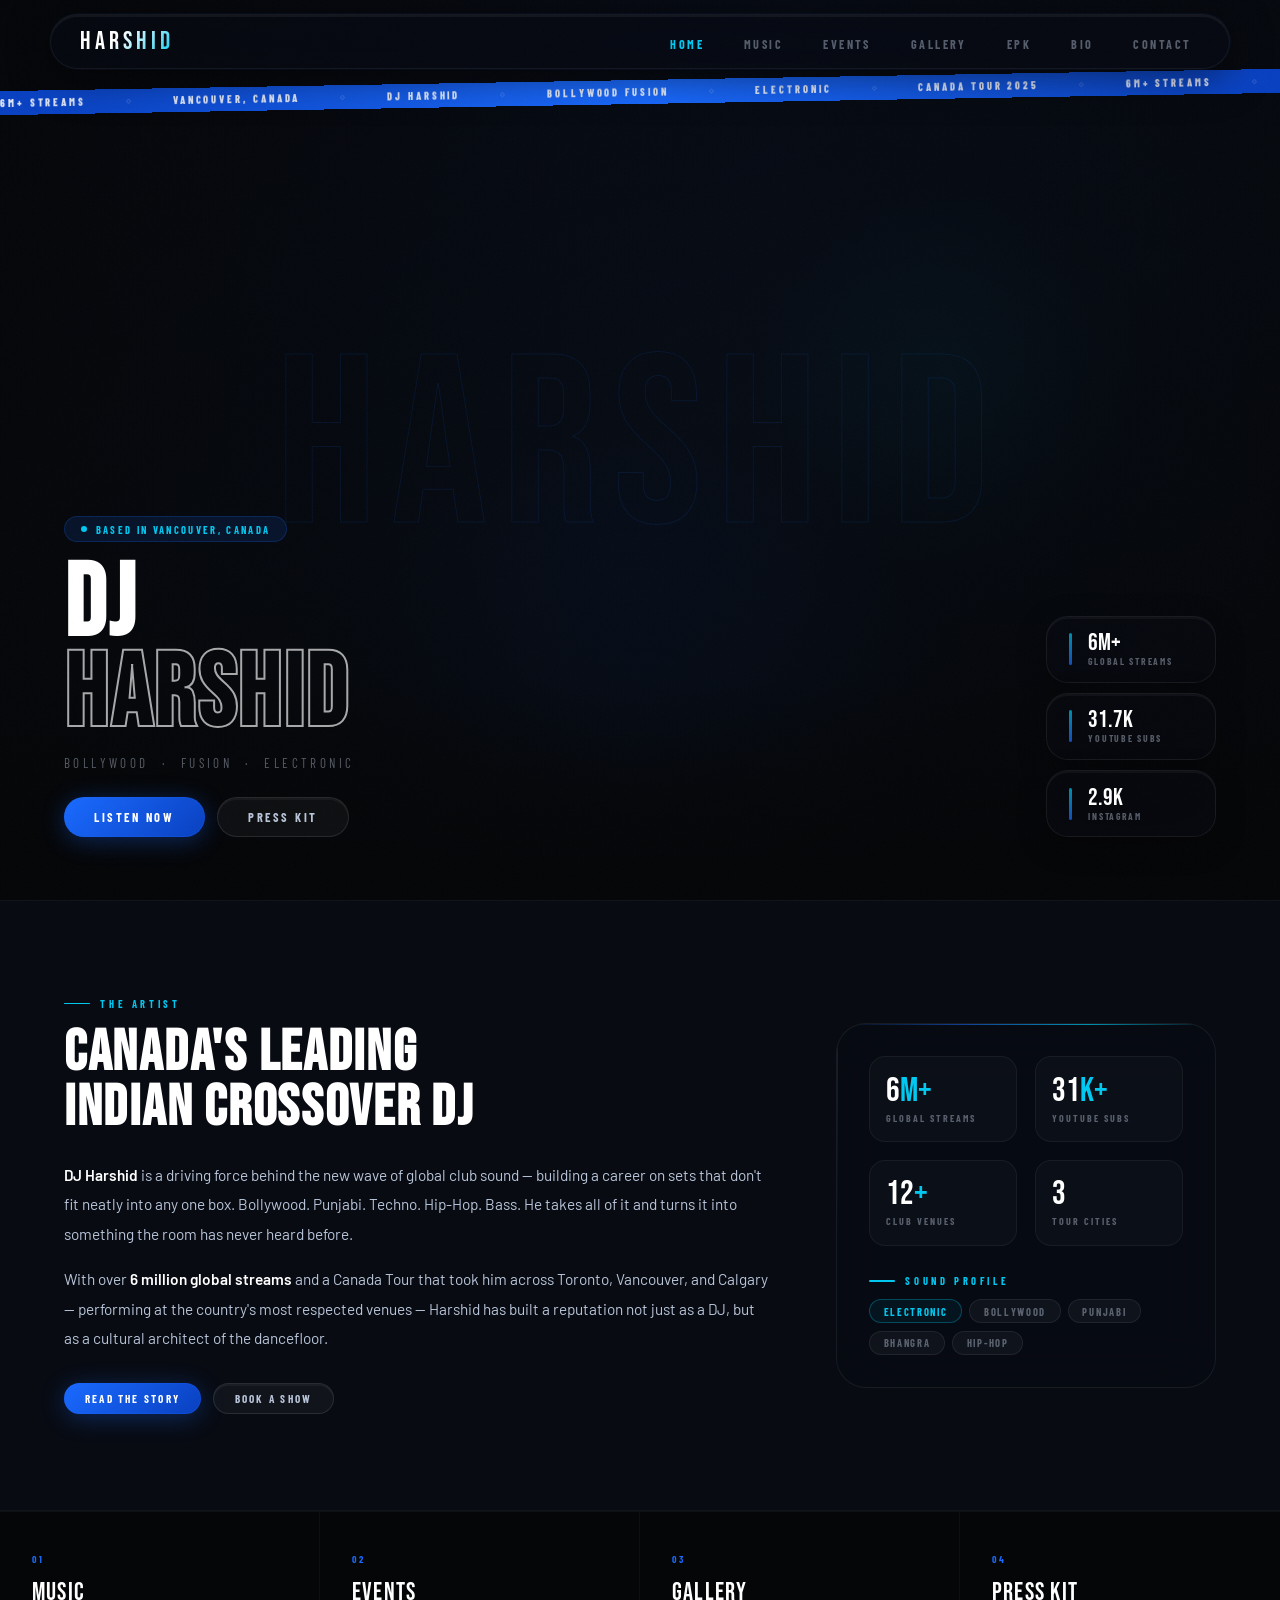
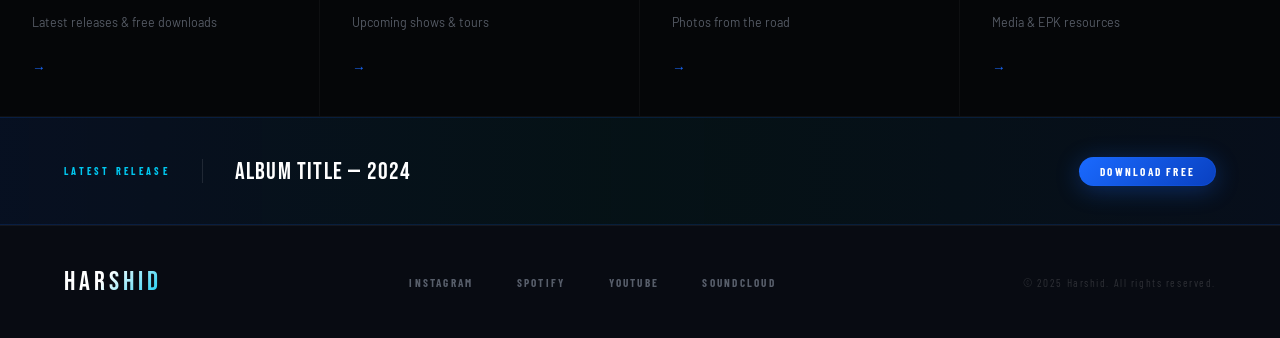
<file: index.html>
<!DOCTYPE html>
<html lang="en">
<head>
  <meta charset="UTF-8"/>
  <meta name="viewport" content="width=device-width, initial-scale=1.0"/>
  <title>HARSHID — Official</title>
  <link rel="preconnect" href="https://fonts.googleapis.com">
  <link href="https://fonts.googleapis.com/css2?family=Bebas+Neue&family=Barlow+Condensed:ital,wght@0,300;0,400;0,700;0,900;1,700&family=Barlow:wght@300;400;500;600&display=swap" rel="stylesheet">
  <link rel="stylesheet" href="style.css">
  <style>
    /* ── HOME-ONLY STYLES ── */
    .hero {
      position: relative; min-height: 100vh;
      display: flex; flex-direction: column;
      justify-content: flex-end; overflow: hidden;
    }

    /* BG VIDEO */
    .hero-video { position: absolute; inset: 0; z-index: 0; }
    .hero-video video { width: 100%; height: 100%; object-fit: cover; display: block; }
    .hero-video-placeholder {
      position: absolute; inset: 0;
      background: linear-gradient(160deg, #06080f 0%, #08101e 50%, #060c18 100%);
    }
    /* Ambient orbs */
    .hero-video-placeholder::before {
      content: '';
      position: absolute;
      width: 700px; height: 700px;
      background: radial-gradient(ellipse, rgba(26,106,255,0.15) 0%, transparent 65%);
      bottom: -200px; left: 50%; transform: translateX(-50%);
      border-radius: 50%;
    }
    .hero-video-placeholder::after {
      content: '';
      position: absolute;
      width: 400px; height: 400px;
      background: radial-gradient(ellipse, rgba(0,200,240,0.07) 0%, transparent 70%);
      top: 20%; right: 10%;
      border-radius: 50%;
    }

    /* Cinematic darkening overlay */
    .hero-overlay {
      position: absolute; inset: 0; z-index: 1;
      background:
        linear-gradient(to top,  rgba(5,6,8,0.96) 0%, rgba(5,6,8,0.5) 40%, rgba(5,6,8,0.15) 100%),
        linear-gradient(to right, rgba(5,6,8,0.72) 0%, transparent 45%),
        linear-gradient(to left,  rgba(5,6,8,0.55) 0%, transparent 40%);
    }

    /* Giant ghost name */
    .hero-bg-name {
      position: absolute; z-index: 2;
      top: 50%; left: 50%; transform: translate(-50%, -50%);
      font-family: 'Bebas Neue', sans-serif;
      font-size: clamp(90px, 19vw, 240px);
      letter-spacing: 0.06em; white-space: nowrap;
      color: transparent;
      -webkit-text-stroke: 1px rgba(26,106,255,0.11);
      pointer-events: none; user-select: none;
      animation: nameIn 1.6s .2s both;
    }
    @keyframes nameIn {
      from { opacity: 0; letter-spacing: 0.22em; }
      to   { opacity: 1; letter-spacing: 0.06em; }
    }

    /* Marquee */
    .marquee-wrap {
      position: absolute; top: 80px; left: 0; right: 0;
      overflow: hidden; z-index: 8; transform: rotate(-1deg);
    }
    .marquee-inner {
      background: linear-gradient(90deg, var(--blue2), var(--blue), var(--blue2));
      padding: .38rem 0;
    }
    .marquee-track {
      display: flex; gap: 2.5rem; white-space: nowrap;
      width: max-content;
      animation: marquee 24s linear infinite;
    }
    .marquee-track span {
      font-family: 'Barlow Condensed', sans-serif;
      font-size: 0.65rem; font-weight: 800;
      letter-spacing: 0.28em; text-transform: uppercase;
      color: rgba(255,255,255,0.88); flex-shrink: 0;
    }
    .marquee-track .sep {
      color: rgba(255,255,255,0.25);
      font-size: 0.4rem; align-self: center;
    }
    @keyframes marquee { from { transform: translateX(0); } to { transform: translateX(-50%); } }

    /* HERO CONTENT */
    .hero-content {
      position: relative; z-index: 5;
      padding: 0 5vw 7vh;
      display: flex; align-items: flex-end;
      justify-content: space-between; gap: 2rem;
    }

    .hero-left { animation: slideL .9s .6s both; }
    @keyframes slideL { from { opacity: 0; transform: translateX(-20px); } to { opacity: 1; transform: translateX(0); } }

    /* Live badge */
    .hero-badge {
      display: inline-flex; align-items: center; gap: .55rem;
      background: rgba(26,106,255,0.12);
      border: 1px solid rgba(26,106,255,0.22);
      border-radius: var(--r-full);
      padding: .32rem 1rem;
      font-family: 'Barlow Condensed', sans-serif;
      font-size: 0.66rem; font-weight: 700; letter-spacing: 0.22em; text-transform: uppercase;
      color: var(--cyan); margin-bottom: 1.2rem;
    }
    .hero-badge-dot {
      width: 6px; height: 6px; border-radius: 50%;
      background: var(--cyan);
      animation: dot 2s infinite;
    }
    @keyframes dot { 0%,100%{opacity:1} 50%{opacity:.2} }

    .hero-name {
      font-family: 'Bebas Neue', sans-serif;
      font-size: clamp(4rem, 8vw, 7.5rem);
      line-height: .88; letter-spacing: .025em;
    }
    .hero-name .solid { color: var(--white); }
    .hero-name .outline {
      display: block;
      color: transparent;
      -webkit-text-stroke: 2px rgba(255,255,255,0.65);
    }

    .hero-genre {
      font-family: 'Barlow Condensed', sans-serif;
      font-size: 0.82rem; font-weight: 400; letter-spacing: .26em; text-transform: uppercase;
      color: var(--dim); margin-top: .9rem;
    }

    .hero-btns { display: flex; gap: .75rem; margin-top: 1.6rem; flex-wrap: wrap; }

    /* RIGHT — stat cards (glassmorphism) */
    .hero-right {
      display: flex; flex-direction: column; gap: .65rem;
      animation: slideR .9s .75s both; flex-shrink: 0;
    }
    @keyframes slideR { from { opacity: 0; transform: translateX(20px); } to { opacity: 1; transform: translateX(0); } }

    .stat-card {
      background: rgba(8,11,18,0.5);
      backdrop-filter: blur(32px) saturate(180%);
      -webkit-backdrop-filter: blur(32px) saturate(180%);
      border: 1px solid rgba(255,255,255,0.07);
      border-radius: var(--r-md);
      padding: .9rem 1.4rem;
      display: flex; align-items: center; gap: 1rem;
      min-width: 170px;
      transition: border-color .3s, box-shadow .3s;
      box-shadow: 0 2px 0 rgba(255,255,255,0.04) inset, 0 8px 30px rgba(0,0,0,0.3);
    }
    .stat-card:hover {
      border-color: rgba(0,200,240,0.22);
      box-shadow: 0 2px 0 rgba(255,255,255,0.04) inset, 0 12px 40px rgba(26,106,255,0.14);
    }
    .stat-bar {
      width: 3px; height: 32px; border-radius: 3px;
      background: linear-gradient(180deg, var(--cyan), var(--blue));
      flex-shrink: 0; opacity: 0.7;
    }
    .stat-num {
      font-family: 'Bebas Neue', sans-serif;
      font-size: 1.5rem; line-height: 1; color: var(--white); display: block;
    }
    .stat-lbl {
      font-family: 'Barlow Condensed', sans-serif;
      font-size: 0.6rem; font-weight: 700; letter-spacing: .18em; text-transform: uppercase;
      color: var(--dim); display: block;
    }

    .hero-floor {
      position: absolute; bottom: 0; left: 0; right: 0; height: 220px;
      background: linear-gradient(to top, var(--black) 10%, transparent);
      z-index: 3; pointer-events: none;
    }

    /* ── STORY SECTION ── */
    .story-section {
      background: var(--dark1);
      border-top: 1px solid rgba(255,255,255,0.04);
      border-bottom: 1px solid rgba(255,255,255,0.04);
      padding: 6rem 5vw;
    }
    .story-max { max-width: 1180px; margin: 0 auto; }
    .story-grid {
      display: grid;
      grid-template-columns: 1fr 380px;
      gap: 4rem; align-items: center;
    }

    .s-eyebrow {
      font-family: 'Barlow Condensed', sans-serif;
      font-size: 0.66rem; font-weight: 700; letter-spacing: .34em; text-transform: uppercase;
      color: var(--cyan); display: flex; align-items: center; gap: .65rem;
      margin-bottom: 1rem;
    }
    .s-eyebrow::before {
      content: '';
      width: 26px; height: 1.5px;
      background: var(--cyan); border-radius: 2px; flex-shrink: 0;
    }

    .s-title {
      font-family: 'Bebas Neue', sans-serif;
      font-size: clamp(2.4rem, 4.5vw, 4rem);
      line-height: .95; letter-spacing: .03em;
      margin-bottom: 1.6rem;
    }

    .story-text p {
      font-size: .96rem; line-height: 1.92; color: var(--off); margin-bottom: 1rem;
    }
    .story-text p strong { color: var(--white); font-weight: 600; }

    /* Stats card */
    .story-card {
      background: rgba(8,11,18,0.55);
      backdrop-filter: blur(32px) saturate(160%);
      -webkit-backdrop-filter: blur(32px) saturate(160%);
      border: 1px solid rgba(255,255,255,0.07);
      border-radius: var(--r-lg);
      padding: 2rem; position: relative; overflow: hidden;
    }
    .story-card::before {
      content: ''; position: absolute; top: 0; left: 0; right: 0; height: 1px;
      background: linear-gradient(90deg, transparent, rgba(26,106,255,.55), rgba(0,200,240,.7), transparent);
    }
    .story-card::after {
      content: ''; position: absolute; top: 0; left: 0; bottom: 0; width: 1px;
      background: linear-gradient(180deg, rgba(255,255,255,.1) 0%, transparent 60%);
    }

    .stats-grid {
      display: grid; grid-template-columns: 1fr 1fr; gap: 1.1rem; margin-bottom: 1.8rem;
    }
    .stat-block {
      background: rgba(255,255,255,0.025);
      border: 1px solid rgba(255,255,255,0.05);
      border-radius: var(--r-sm); padding: 1.1rem 1rem;
    }
    .sb-num {
      font-family: 'Bebas Neue', sans-serif;
      font-size: 2.1rem; line-height: 1; color: var(--white); display: block;
    }
    .sb-num em { color: var(--cyan); font-style: normal; }
    .sb-lbl {
      font-family: 'Barlow Condensed', sans-serif;
      font-size: 0.62rem; font-weight: 700; letter-spacing: .2em; text-transform: uppercase;
      color: var(--dim); display: block; margin-top: .2rem;
    }

    .genre-tags { display: flex; flex-wrap: wrap; gap: .45rem; }
    .gtag {
      padding: .28rem .85rem;
      background: rgba(255,255,255,0.04);
      border: 1px solid rgba(255,255,255,0.07);
      border-radius: var(--r-full);
      font-family: 'Barlow Condensed', sans-serif;
      font-size: 0.66rem; font-weight: 700; letter-spacing: .16em; text-transform: uppercase;
      color: var(--dim); transition: all .2s;
    }
    .gtag:hover { color: var(--white); border-color: rgba(26,106,255,0.3); }
    .gtag.active { color: var(--cyan); border-color: rgba(0,200,240,0.3); background: rgba(0,200,240,0.06); }

    /* ── NAV CARDS ── */
    .nav-cards {
      display: grid; grid-template-columns: repeat(4,1fr);
      background: var(--black);
      border-top: 1px solid rgba(255,255,255,0.04);
      border-bottom: 1px solid rgba(255,255,255,0.04);
    }
    .nav-card {
      padding: 2.6rem 2rem; text-decoration: none; color: var(--white);
      border-right: 1px solid rgba(255,255,255,0.04);
      position: relative; overflow: hidden; transition: background .3s;
      display: flex; flex-direction: column; gap: .4rem;
    }
    .nav-card:last-child { border-right: none; }
    .nav-card:hover { background: rgba(26,106,255,0.05); }
    .nav-card::after {
      content: ''; position: absolute; bottom: 0; left: 0; right: 0; height: 2px;
      background: linear-gradient(90deg, var(--blue2), var(--blue), var(--cyan));
      transform: scaleX(0); transform-origin: left; transition: transform .4s;
    }
    .nav-card:hover::after { transform: scaleX(1); }

    .nc-num {
      font-family: 'Barlow Condensed', sans-serif;
      font-size: 0.62rem; font-weight: 700; letter-spacing: .28em; text-transform: uppercase;
      color: var(--blue); margin-bottom: .4rem;
    }
    .nc-title {
      font-family: 'Bebas Neue', sans-serif;
      font-size: 1.55rem; letter-spacing: .05em; color: var(--white);
    }
    .nc-desc { font-size: .78rem; color: var(--dim); line-height: 1.5; }
    .nc-arrow {
      margin-top: auto; padding-top: 1.2rem;
      font-size: .85rem; color: var(--blue);
      transition: transform .25s; display: block;
    }
    .nav-card:hover .nc-arrow { transform: translateX(5px); }

    /* ── LATEST RELEASE STRIP ── */
    .release-strip {
      padding: 2.4rem 5vw;
      background: linear-gradient(90deg, rgba(26,106,255,0.1), rgba(0,200,240,0.06), rgba(26,106,255,0.08));
      border-top: 1px solid rgba(26,106,255,0.15);
      border-bottom: 1px solid rgba(26,106,255,0.15);
      display: flex; align-items: center; gap: 2rem; flex-wrap: wrap;
      max-width: 100%;
    }
    .rs-label {
      font-family: 'Barlow Condensed', sans-serif;
      font-size: 0.64rem; font-weight: 700; letter-spacing: .32em; text-transform: uppercase; color: var(--cyan);
    }
    .rs-divider { width: 1px; height: 24px; background: rgba(255,255,255,0.1); }
    .rs-title {
      font-family: 'Bebas Neue', sans-serif;
      font-size: 1.5rem; letter-spacing: .05em; color: var(--white); flex: 1;
    }

    /* ── RESPONSIVE ── */
    @media (max-width: 960px) {
      .hero-right {
        position: static;
        flex-direction: row; flex-wrap: wrap;
        padding: 0 4vw 1rem; gap: .55rem;
      }
      .hero-right .stat-card { flex: 1 1 calc(50% - .28rem); min-width: 0; }
      .hero-content { flex-direction: column; align-items: flex-start; padding: 0 4vw 2vh; }
      .story-grid { grid-template-columns: 1fr; gap: 2.5rem; }
      .nav-cards { grid-template-columns: 1fr 1fr; }
    }

    @media (max-width: 640px) {
      .hero { min-height: 100svh; }
      .hero-content { padding: 0 1.2rem 1.8rem; }
      .hero-name { font-size: clamp(3.2rem, 14vw, 4.5rem); }
      .hero-btns { flex-direction: column; }
      .hero-right { padding: 0 1.2rem 1rem; }
      .hero-right .stat-card { flex: 1 1 calc(50% - .28rem); padding: .7rem .9rem; gap: .65rem; }
      .stat-num { font-size: 1.25rem; }
      .stat-lbl { font-size: .55rem; }
      .story-section { padding: 4rem 1.2rem; }
      .nav-cards { grid-template-columns: 1fr 1fr; }
      .nav-card { padding: 1.8rem 1.2rem; }
      .release-strip { padding: 1.8rem 1.2rem; }
      .rs-divider { display: none; }
    }
  </style>
</head>
<body>

  <div class="nav-overlay" id="navOverlay"></div>

  <nav class="main-nav">
    <div class="nav-inner">
      <a href="index.html" class="nav-logo" id="siteLogo">HARSHID</a>
      <button class="nav-toggle" id="navToggle" aria-label="Menu">&#9776;</button>
      <ul class="nav-links" id="navLinks">
        <li><a href="index.html" class="active">Home</a></li>
        <li><a href="music.html">Music</a></li>
        <li><a href="events.html">Events</a></li>
        <li><a href="gallery.html">Gallery</a></li>
        <li><a href="epk.html">EPK</a></li>
        <li><a href="bio.html">Bio</a></li>
        <li><a href="contact.html">Contact</a></li>
      </ul>
    </div>
  </nav>

  <!-- ══════ HERO ══════ -->
  <section class="hero">

    <div class="hero-video">
      <video autoplay muted loop playsinline id="heroBgVideo">
        <source src="hero.mp4" type="video/mp4">
      </video>
      <div class="hero-video-placeholder" id="heroPlaceholder"></div>
    </div>

    <div class="hero-overlay"></div>
    <div class="hero-bg-name" id="heroBgName">HARSHID</div>

    <div class="marquee-wrap" id="marqueeWrap">
      <div class="marquee-inner">
        <div class="marquee-track" id="marqueeTrack">
          <span>6M+ Streams</span><span class="sep">&#9671;</span>
          <span>Vancouver, Canada</span><span class="sep">&#9671;</span>
          <span>DJ Harshid</span><span class="sep">&#9671;</span>
          <span>Bollywood Fusion</span><span class="sep">&#9671;</span>
          <span>Electronic</span><span class="sep">&#9671;</span>
          <span>Canada Tour 2025</span><span class="sep">&#9671;</span>
          <span>6M+ Streams</span><span class="sep">&#9671;</span>
          <span>Vancouver, Canada</span><span class="sep">&#9671;</span>
          <span>DJ Harshid</span><span class="sep">&#9671;</span>
          <span>Bollywood Fusion</span><span class="sep">&#9671;</span>
          <span>Electronic</span><span class="sep">&#9671;</span>
          <span>Canada Tour 2025</span><span class="sep">&#9671;</span>
        </div>
      </div>
    </div>

    <div class="hero-floor"></div>

    <div class="hero-content">
      <div class="hero-left">
        <div class="hero-badge">
          <span class="hero-badge-dot"></span>
          Based in Vancouver, Canada
        </div>
        <h1 class="hero-name">
          <span class="solid">DJ</span>
          <span class="outline">HARSHID</span>
        </h1>
        <p class="hero-genre hero-sub">Bollywood &nbsp;&middot;&nbsp; Fusion &nbsp;&middot;&nbsp; Electronic</p>
        <div class="hero-btns">
          <a href="music.html" class="btn btn-primary hero-cta-1">Listen Now</a>
          <a href="epk.html"   class="btn btn-ghost   hero-cta-2">Press Kit</a>
        </div>
      </div>

      <div class="hero-right" id="heroStats">
        <div class="stat-card" id="statCard1">
          <div class="stat-bar"></div>
          <div>
            <span class="stat-num stat-streams" id="statNum1">6M+</span>
            <span class="stat-lbl" id="statLbl1">Global Streams</span>
          </div>
        </div>
        <div class="stat-card" id="statCard2">
          <div class="stat-bar"></div>
          <div>
            <span class="stat-num stat-yt" id="statNum2">31.7K</span>
            <span class="stat-lbl" id="statLbl2">YouTube Subs</span>
          </div>
        </div>
        <div class="stat-card" id="statCard3">
          <div class="stat-bar"></div>
          <div>
            <span class="stat-num stat-ig" id="statNum3">2.9K</span>
            <span class="stat-lbl" id="statLbl3">Instagram</span>
          </div>
        </div>
      </div>
    </div>
  </section>

  <!-- ══════ STORY ══════ -->
  <section class="story-section">
    <div class="story-max">
      <div class="story-grid">

        <div class="story-text reveal">
          <div class="s-eyebrow">The Artist</div>
          <h2 class="s-title">Canada's Leading<br>Indian Crossover DJ</h2>
          <p>
            <strong>DJ Harshid</strong> is a driving force behind the new wave of global club sound —
            building a career on sets that don't fit neatly into any one box. Bollywood. Punjabi.
            Techno. Hip-Hop. Bass. He takes all of it and turns it into something the room has never heard before.
          </p>
          <p>
            With over <strong>6 million global streams</strong> and a Canada Tour that took him across
            Toronto, Vancouver, and Calgary — performing at the country's most respected venues —
            Harshid has built a reputation not just as a DJ, but as a cultural architect of the dancefloor.
          </p>
          <div style="display:flex;gap:.75rem;margin-top:1.8rem;flex-wrap:wrap;">
            <a href="bio.html"     class="btn btn-primary btn-sm">Read the Story</a>
            <a href="contact.html" class="btn btn-ghost   btn-sm">Book a Show</a>
          </div>
        </div>

        <div class="story-card reveal">
          <div class="stats-grid">
            <div class="stat-block">
              <span class="sb-num">6<em>M+</em></span>
              <span class="sb-lbl">Global Streams</span>
            </div>
            <div class="stat-block">
              <span class="sb-num">31<em>K+</em></span>
              <span class="sb-lbl">YouTube Subs</span>
            </div>
            <div class="stat-block">
              <span class="sb-num">12<em>+</em></span>
              <span class="sb-lbl">Club Venues</span>
            </div>
            <div class="stat-block">
              <span class="sb-num">3</span>
              <span class="sb-lbl">Tour Cities</span>
            </div>
          </div>
          <div class="s-eyebrow" style="margin-bottom:.75rem">Sound Profile</div>
          <div class="genre-tags" id="genreTagsRow">
            <span class="gtag active">Electronic</span>
            <span class="gtag">Bollywood</span>
            <span class="gtag">Punjabi</span>
            <span class="gtag">Bhangra</span>
            <span class="gtag">Hip-Hop</span>
          </div>
        </div>

      </div>
    </div>
  </section>

  <!-- ══════ NAV CARDS ══════ -->
  <section class="nav-cards">
    <a href="music.html" class="nav-card reveal">
      <span class="nc-num">01</span>
      <span class="nc-title">Music</span>
      <span class="nc-desc">Latest releases &amp; free downloads</span>
      <span class="nc-arrow">&#8594;</span>
    </a>
    <a href="events.html" class="nav-card reveal">
      <span class="nc-num">02</span>
      <span class="nc-title">Events</span>
      <span class="nc-desc">Upcoming shows &amp; tours</span>
      <span class="nc-arrow">&#8594;</span>
    </a>
    <a href="gallery.html" class="nav-card reveal">
      <span class="nc-num">03</span>
      <span class="nc-title">Gallery</span>
      <span class="nc-desc">Photos from the road</span>
      <span class="nc-arrow">&#8594;</span>
    </a>
    <a href="epk.html" class="nav-card reveal">
      <span class="nc-num">04</span>
      <span class="nc-title">Press Kit</span>
      <span class="nc-desc">Media &amp; EPK resources</span>
      <span class="nc-arrow">&#8594;</span>
    </a>
  </section>

  <!-- ══════ LATEST RELEASE STRIP ══════ -->
  <div class="release-strip latest-release-strip">
    <span class="rs-label">Latest Release</span>
    <span class="rs-divider"></span>
    <span class="rs-title latest-release-text">Album Title — 2024</span>
    <a href="music.html" class="btn btn-primary btn-sm">Download Free</a>
  </div>

  <footer class="main-footer">
    <div class="footer-inner">
      <a href="index.html" class="footer-logo" id="footerLogo">HARSHID</a>
      <div class="footer-links">
        <a href="#" id="fl-instagram">Instagram</a>
        <a href="#" id="fl-spotify">Spotify</a>
        <a href="#" id="fl-youtube">YouTube</a>
        <a href="#" id="fl-soundcloud">SoundCloud</a>
      </div>
      <p class="footer-copy" id="footerCopy">&copy; 2025 Harshid. All rights reserved.</p>
    </div>
  </footer>

  <script>
  {
    // Nav
    const navToggle  = document.getElementById('navToggle');
    const navLinks   = document.getElementById('navLinks');
    const navOverlay = document.getElementById('navOverlay');
    if (navToggle) navToggle.dataset.bound = '1';
    if (navOverlay) navOverlay.dataset.bound = '1';
    function openNav()  { navLinks.classList.add('open'); navOverlay.classList.add('open'); document.body.style.overflow='hidden'; navToggle.textContent='✕'; }
    function closeNav() { navLinks.classList.remove('open'); navOverlay.classList.remove('open'); document.body.style.overflow=''; navToggle.innerHTML='&#9776;'; }
    navToggle.addEventListener('click', () => navLinks.classList.contains('open') ? closeNav() : openNav());
    navOverlay.addEventListener('click', closeNav);
    navLinks.querySelectorAll('a').forEach(a => a.addEventListener('click', closeNav));

    // Video
    const vid = document.getElementById('heroBgVideo');
    const ph  = document.getElementById('heroPlaceholder');
    if (vid) {
      vid.addEventListener('canplay', () => { if (ph) ph.style.opacity = '0'; });
      vid.addEventListener('error',   () => { if (ph) ph.style.display = 'block'; });
    }

    // Scroll reveal
    const obs = new IntersectionObserver(entries => {
      entries.forEach(e => { if (e.isIntersecting) { e.target.classList.add('in'); obs.unobserve(e.target); } });
    }, { threshold: 0.08 });
    document.querySelectorAll('.reveal').forEach(el => obs.observe(el));
  }
  </script>

  <script src="main.js"></script>
</body>
</html>
</file>
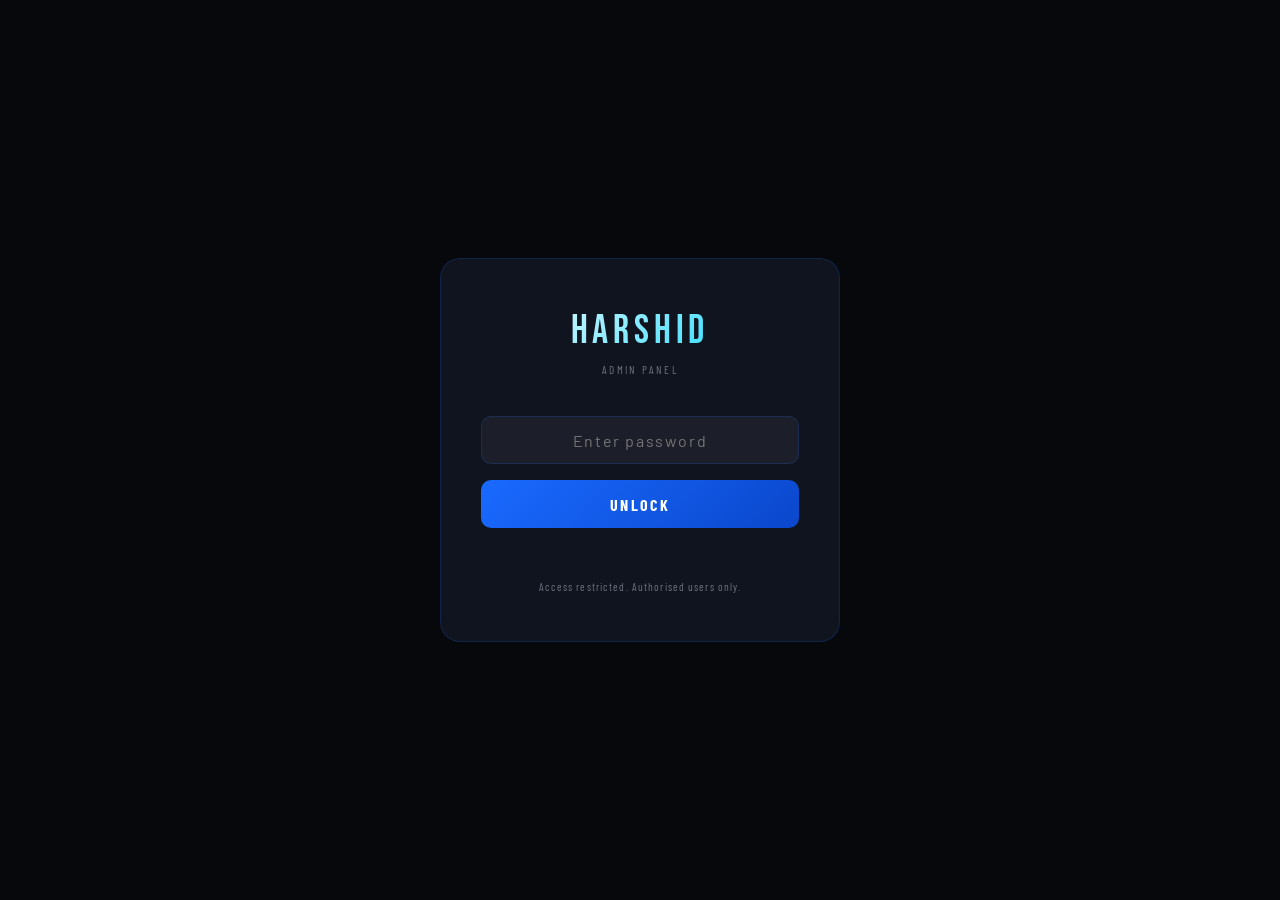
<file: admin.html>
<!DOCTYPE html>
<html lang="en">
<head>
  <meta charset="UTF-8"/>
  <meta name="viewport" content="width=device-width, initial-scale=1.0"/>
  <title>Admin — HARSHID</title>
  <link rel="preconnect" href="https://fonts.googleapis.com">
  <link href="https://fonts.googleapis.com/css2?family=Bebas+Neue&family=Barlow+Condensed:ital,wght@0,300;0,400;0,700;0,900;1,700&family=Barlow:wght@300;400;500;600&display=swap" rel="stylesheet">
  <style>
    :root {
      --black: #06080c; --dark1: #0b0e16; --dark2: #10141f; --dark3: #151a28;
      --blue: #1a6aff;  --cyan: #00d4ff;  --white: #ffffff;
      --off: #c8d0e0;   --dim: rgba(200,208,224,0.5);
      --border: rgba(26,106,255,0.18);
    }
    *, *::before, *::after { box-sizing: border-box; margin: 0; padding: 0; }
    body { background: var(--black); color: var(--white); font-family: 'Barlow', sans-serif; min-height: 100vh; -webkit-font-smoothing: antialiased; }

    /* ── LOCK SCREEN ── */
    #lockScreen { position: fixed; inset: 0; z-index: 9999; background: var(--black); display: flex; align-items: center; justify-content: center; }
    #lockScreen.hidden { display: none; }
    .lock-card { background: var(--dark2); border: 1px solid var(--border); border-radius: 20px; padding: 3rem 2.5rem; width: min(400px, 90vw); text-align: center; }
    .lock-logo { font-family: 'Bebas Neue', sans-serif; font-size: 2.5rem; letter-spacing: 0.12em; background: linear-gradient(135deg, #fff 0%, var(--cyan) 100%); -webkit-background-clip: text; -webkit-text-fill-color: transparent; background-clip: text; margin-bottom: .5rem; }
    .lock-label { font-family: 'Barlow Condensed', sans-serif; font-size: 0.7rem; letter-spacing: 0.2em; text-transform: uppercase; color: var(--dim); margin-bottom: 2.5rem; }
    .lock-card input[type=password] { width: 100%; background: rgba(255,255,255,0.05); border: 1px solid var(--border); border-radius: 10px; color: var(--white); font-family: 'Barlow', sans-serif; font-size: 1rem; padding: .85rem 1.1rem; outline: none; letter-spacing: 0.1em; text-align: center; margin-bottom: 1rem; transition: border-color .2s; }
    .lock-card input[type=password]:focus { border-color: var(--blue); }
    .lock-card input[type=password].shake { animation: shake .35s ease; border-color: #ff3355; }
    @keyframes shake { 0%,100%{transform:translateX(0)} 20%{transform:translateX(-6px)} 40%{transform:translateX(6px)} 60%{transform:translateX(-4px)} 80%{transform:translateX(4px)} }
    .lock-btn { width: 100%; background: linear-gradient(135deg, var(--blue), #0a47cc); border: none; border-radius: 10px; color: #fff; font-family: 'Barlow Condensed', sans-serif; font-size: 1rem; font-weight: 700; letter-spacing: 0.15em; text-transform: uppercase; padding: .9rem; cursor: pointer; transition: opacity .2s; }
    .lock-btn:hover { opacity: .85; }
    .lock-error { font-size: .78rem; color: #ff3355; margin-top: .8rem; min-height: 1.2em; font-family: 'Barlow Condensed', sans-serif; letter-spacing: 0.05em; }
    .lock-hint { font-size: .7rem; color: var(--dim); margin-top: 1.5rem; font-family: 'Barlow Condensed', sans-serif; letter-spacing: 0.1em; }

    /* ── ADMIN APP ── */
    #adminApp { display: none; }
    #adminApp.visible { display: block; }

    .admin-topbar { background: var(--dark1); border-bottom: 1px solid var(--border); padding: 1rem 2rem; display: flex; align-items: center; justify-content: space-between; position: sticky; top: 0; z-index: 100; }
    .admin-topbar-logo { font-family: 'Bebas Neue', sans-serif; font-size: 1.4rem; letter-spacing: 0.12em; background: linear-gradient(135deg,#fff,var(--cyan)); -webkit-background-clip: text; -webkit-text-fill-color: transparent; background-clip: text; text-decoration: none; }
    .admin-topbar-title { font-family: 'Barlow Condensed', sans-serif; font-size: 0.75rem; letter-spacing: 0.2em; text-transform: uppercase; color: var(--dim); }
    .admin-topbar-actions { display: flex; gap: .6rem; }
    .topbar-btn { background: linear-gradient(135deg, var(--blue), #0a47cc); border: none; border-radius: 8px; color: #fff; font-family: 'Barlow Condensed', sans-serif; font-size: .78rem; font-weight: 700; letter-spacing: 0.1em; text-transform: uppercase; padding: .5rem 1.2rem; cursor: pointer; transition: opacity .2s; }
    .topbar-btn:hover { opacity: .85; }
    .topbar-btn.ghost { background: transparent; border: 1px solid var(--border); color: var(--off); }
    .topbar-btn.ghost:hover { border-color: #ff3355; color: #ff3355; }
    .topbar-btn.danger { background: rgba(255,51,85,.15); border: 1px solid rgba(255,51,85,.3); color: #ff3355; }

    .admin-body { display: grid; grid-template-columns: 220px 1fr; min-height: calc(100vh - 62px); }

    .admin-sidebar { background: var(--dark1); border-right: 1px solid var(--border); padding: 1.5rem 0; position: sticky; top: 62px; height: calc(100vh - 62px); overflow-y: auto; }
    .sidebar-label { font-family: 'Barlow Condensed', sans-serif; font-size: .62rem; letter-spacing: 0.25em; text-transform: uppercase; color: var(--dim); padding: .4rem 1.5rem; margin-top: .8rem; }
    .sidebar-tab { display: block; width: 100%; background: none; border: none; font-family: 'Barlow Condensed', sans-serif; font-size: .92rem; font-weight: 400; letter-spacing: 0.06em; color: var(--off); text-align: left; padding: .55rem 1.5rem; cursor: pointer; transition: all .15s; border-left: 3px solid transparent; }
    .sidebar-tab:hover { color: #fff; background: rgba(26,106,255,.08); }
    .sidebar-tab.active { color: #fff; border-left-color: var(--blue); background: rgba(26,106,255,.12); }
    .sidebar-tab .tab-icon { margin-right: .6rem; font-size: .9rem; }

    .admin-content { padding: 2rem; overflow-y: auto; }
    .admin-section { display: none; }
    .admin-section.active { display: block; }

    .section-heading { font-family: 'Bebas Neue', sans-serif; font-size: 1.6rem; letter-spacing: 0.08em; margin-bottom: 1.5rem; padding-bottom: .75rem; border-bottom: 1px solid var(--border); }
    .sub-heading { font-family: 'Barlow Condensed', sans-serif; font-size: .72rem; letter-spacing: 0.2em; text-transform: uppercase; color: var(--blue); margin: 1.8rem 0 .9rem; }
    hr.divider { border: none; border-top: 1px solid var(--border); margin: 1.8rem 0; }

    .field { margin-bottom: 1rem; }
    .field label { display: block; font-family: 'Barlow Condensed', sans-serif; font-size: .72rem; letter-spacing: 0.15em; text-transform: uppercase; color: var(--dim); margin-bottom: .35rem; }
    .field input[type=text], .field input[type=url], .field input[type=email], .field input[type=password], .field select, .field textarea { width: 100%; background: rgba(255,255,255,.04); border: 1px solid var(--border); border-radius: 8px; color: var(--white); font-family: 'Barlow', sans-serif; font-size: .88rem; padding: .65rem .9rem; outline: none; transition: border-color .2s; }
    .field input:focus, .field select:focus, .field textarea:focus { border-color: var(--blue); }
    .field textarea { min-height: 90px; resize: vertical; line-height: 1.5; }
    .field select { appearance: none; cursor: pointer; }
    .field input[type=color] { width: 48px; height: 38px; border: 1px solid var(--border); border-radius: 8px; background: none; cursor: pointer; padding: 2px; }
    .field input[type=range] { width: 100%; accent-color: var(--blue); }
    .field input[type=file] { color: var(--off); font-size: .83rem; padding: .5rem 0; }
    .field small { display: block; font-size: .7rem; color: var(--dim); margin-top: .35rem; line-height: 1.4; }
    .field-row { display: grid; grid-template-columns: 1fr 1fr; gap: 1rem; }

    .toggle-row { display: flex; align-items: center; justify-content: space-between; padding: .65rem 0; border-bottom: 1px solid rgba(26,106,255,.08); }
    .toggle-row-label { font-family: 'Barlow Condensed', sans-serif; font-size: .9rem; letter-spacing: 0.04em; color: var(--off); }
    .toggle-switch { position: relative; width: 42px; height: 22px; flex-shrink: 0; }
    .toggle-switch input { opacity: 0; width: 0; height: 0; }
    .toggle-slider { position: absolute; inset: 0; border-radius: 22px; background: rgba(255,255,255,.1); cursor: pointer; transition: .2s; }
    .toggle-slider::before { content: ''; position: absolute; width: 16px; height: 16px; border-radius: 50%; background: var(--off); left: 3px; top: 3px; transition: .2s; }
    .toggle-switch input:checked + .toggle-slider { background: var(--blue); }
    .toggle-switch input:checked + .toggle-slider::before { transform: translateX(20px); background: #fff; }

    /* album admin cards */
    .album-admin-item { background: rgba(255,255,255,.03); border: 1px solid var(--border); border-radius: 12px; padding: 1.2rem; margin-bottom: 1rem; }
    .album-admin-header { display: flex; align-items: center; justify-content: space-between; margin-bottom: 1rem; }
    .album-admin-name { font-family: 'Barlow Condensed', sans-serif; font-size: 1rem; font-weight: 700; letter-spacing: 0.06em; }

    /* event admin */
    .event-admin-item { background: rgba(255,255,255,.03); border: 1px solid var(--border); border-radius: 12px; padding: 1.2rem; margin-bottom: 1rem; }
    .event-admin-header { display: flex; align-items: center; justify-content: space-between; margin-bottom: 1rem; }
    .event-admin-name { font-family: 'Barlow Condensed', sans-serif; font-size: 1rem; font-weight: 700; letter-spacing: 0.06em; }

    .delete-btn { background: rgba(255,51,85,.12); border: 1px solid rgba(255,51,85,.25); border-radius: 6px; color: #ff3355; font-size: .75rem; padding: .3rem .7rem; cursor: pointer; transition: all .2s; font-family: 'Barlow Condensed', sans-serif; letter-spacing: 0.05em; }
    .delete-btn:hover { background: rgba(255,51,85,.25); }

    /* drag-to-reorder */
    .event-admin-item { cursor: default; transition: opacity .15s, box-shadow .15s; }
    .event-admin-item[draggable="true"] { cursor: grab; }
    .event-admin-item.dragging { opacity: .4; box-shadow: 0 0 0 2px var(--blue); }
    .event-admin-item.drag-over { box-shadow: 0 -3px 0 0 var(--cyan); }
    .drag-handle { cursor: grab; color: var(--dim); font-size: 1rem; padding: 0 .4rem; user-select: none; }
    .drag-handle:active { cursor: grabbing; }
    .event-poster-preview { width: 60px; height: 60px; object-fit: cover; border-radius: 6px; border: 1px solid var(--border); }
    .add-btn { background: rgba(26,106,255,.12); border: 1px solid rgba(26,106,255,.3); border-radius: 8px; color: var(--blue); font-family: 'Barlow Condensed', sans-serif; font-size: .85rem; font-weight: 700; letter-spacing: 0.1em; text-transform: uppercase; padding: .6rem 1.2rem; cursor: pointer; margin-top: .5rem; transition: all .2s; }
    .add-btn:hover { background: rgba(26,106,255,.2); }

    /* gallery */
    .gallery-thumb-grid { display: grid; grid-template-columns: repeat(auto-fill, minmax(120px,1fr)); gap: .6rem; margin-top: 1rem; }
    .gallery-thumb { position: relative; border-radius: 8px; overflow: hidden; aspect-ratio: 1; background: rgba(255,255,255,.04); border: 1px solid var(--border); }
    .gallery-thumb img { width: 100%; height: 100%; object-fit: cover; display: block; }
    .gallery-thumb .del-thumb { position: absolute; top: 4px; right: 4px; background: rgba(0,0,0,.7); border: none; border-radius: 50%; color: #ff3355; width: 22px; height: 22px; font-size: .7rem; cursor: pointer; display: flex; align-items: center; justify-content: center; }

    /* gallery drag list */
    .gallery-drag-list { display: flex; flex-direction: column; gap: .5rem; margin-top: .5rem; }
    .gallery-drag-item { display: flex; align-items: center; gap: .8rem; background: rgba(255,255,255,.03); border: 1px solid var(--border); border-radius: 10px; padding: .6rem .8rem; cursor: default; transition: opacity .15s, box-shadow .15s; }
    .gallery-drag-item[draggable="true"] { cursor: grab; }
    .gallery-drag-item.dragging { opacity: .35; box-shadow: 0 0 0 2px var(--blue); }
    .gallery-drag-item.drag-over { box-shadow: 0 -3px 0 0 var(--cyan); }
    .gallery-drag-handle { cursor: grab; color: var(--dim); font-size: 1rem; padding: 0 .2rem; user-select: none; flex-shrink: 0; }
    .gallery-drag-handle:active { cursor: grabbing; }
    .gallery-drag-thumb { width: 52px; height: 52px; border-radius: 6px; object-fit: cover; border: 1px solid var(--border); flex-shrink: 0; }
    .gallery-drag-fields { flex: 1; display: flex; gap: .6rem; align-items: center; flex-wrap: wrap; min-width: 0; }
    .gallery-drag-fields input[type=text] { flex: 1; min-width: 120px; background: rgba(255,255,255,.04); border: 1px solid var(--border); border-radius: 6px; color: var(--white); font-family: 'Barlow', sans-serif; font-size: .82rem; padding: .4rem .7rem; outline: none; transition: border-color .2s; }
    .gallery-drag-fields input[type=text]:focus { border-color: var(--blue); }
    .gallery-drag-fields select { background: rgba(255,255,255,.04); border: 1px solid var(--border); border-radius: 6px; color: var(--white); font-family: 'Barlow', sans-serif; font-size: .82rem; padding: .4rem .7rem; outline: none; cursor: pointer; appearance: none; transition: border-color .2s; }
    .gallery-drag-fields select:focus { border-color: var(--blue); }
    .gallery-drag-order { font-family: 'Barlow Condensed', sans-serif; font-size: .68rem; color: var(--dim); letter-spacing: .1em; flex-shrink: 0; min-width: 26px; text-align: center; }

    /* page hides */
    .hide-item { display: flex; align-items: center; justify-content: space-between; padding: .65rem 0; border-bottom: 1px solid rgba(26,106,255,.08); }
    .hide-item-label { font-family: 'Barlow Condensed', sans-serif; font-size: .88rem; color: var(--off); }
    .hide-item-page { font-size: .65rem; color: var(--dim); margin-top: .15rem; }

    /* password section */
    .pw-change-box { background: rgba(255,255,255,.03); border: 1px solid var(--border); border-radius: 12px; padding: 1.5rem; margin-top: 1.5rem; }
    .pw-success { color: #00d4a0; font-family: 'Barlow Condensed',sans-serif; font-size:.85rem; margin-top:.6rem; min-height:1.1em; }
    .pw-error   { color: #ff3355; font-family: 'Barlow Condensed',sans-serif; font-size:.85rem; margin-top:.6rem; min-height:1.1em; }

    /* toast */
    #toast { position: fixed; bottom: 2rem; left: 50%; transform: translateX(-50%) translateY(80px); background: linear-gradient(135deg, var(--blue), #0a47cc); color: #fff; font-family: 'Barlow Condensed', sans-serif; font-size: .9rem; letter-spacing: 0.08em; padding: .7rem 1.8rem; border-radius: 50px; white-space: nowrap; z-index: 99999; transition: transform .3s cubic-bezier(.34,1.56,.64,1), opacity .3s; opacity: 0; pointer-events: none; }
    #toast.show { transform: translateX(-50%) translateY(0); opacity: 1; }

    .back-link { display: inline-flex; align-items: center; gap: .4rem; font-family: 'Barlow Condensed', sans-serif; font-size: .78rem; letter-spacing: 0.12em; text-transform: uppercase; color: var(--dim); text-decoration: none; transition: color .2s; }
    .back-link:hover { color: var(--white); }

    @media (max-width: 768px) {
      .admin-body { grid-template-columns: 1fr; }
      .admin-sidebar { position: static; height: auto; display: flex; flex-wrap: wrap; padding: .5rem; border-right: none; border-bottom: 1px solid var(--border); }
      .sidebar-tab { width: auto; flex-shrink: 0; padding: .4rem .9rem; border-left: none; border-bottom: 3px solid transparent; }
      .sidebar-tab.active { border-bottom-color: var(--blue); border-left-color: transparent; }
      .sidebar-label { display: none; }
      .field-row { grid-template-columns: 1fr; }
    }
  </style>
</head>
<body>

<!-- ══ LOCK SCREEN ══ -->
<div id="lockScreen">
  <div class="lock-card">
    <div class="lock-logo">HARSHID</div>
    <div class="lock-label">Admin Panel</div>
    <input type="password" id="passwordInput" placeholder="Enter password" autocomplete="current-password">
    <button class="lock-btn" id="loginBtn">Unlock</button>
    <div class="lock-error" id="loginError"></div>
    <div class="lock-hint">Access restricted. Authorised users only.</div>
  </div>
</div>

<!-- ══ ADMIN APP ══ -->
<div id="adminApp">

  <div class="admin-topbar">
    <div style="display:flex;align-items:center;gap:1.5rem">
      <a href="index.html" class="back-link">← Back to Site</a>
      <span class="admin-topbar-title">Admin Panel</span>
    </div>
    <span class="admin-topbar-logo">HARSHID</span>
    <div class="admin-topbar-actions">
      <button class="topbar-btn" id="saveAllBtn">💾 Save All</button>
      <button class="topbar-btn danger" id="resetAllBtn">Reset</button>
      <button class="topbar-btn ghost" id="logoutBtn">Lock</button>
    </div>
  </div>

  <div class="admin-body">
    <nav class="admin-sidebar">
      <div class="sidebar-label">Content</div>
      <button class="sidebar-tab active" data-tab="hero"><span class="tab-icon">🏠</span>Hero</button>
      <button class="sidebar-tab" data-tab="general"><span class="tab-icon">⚙️</span>General</button>
      <button class="sidebar-tab" data-tab="music"><span class="tab-icon">🎵</span>Music</button>
      <button class="sidebar-tab" data-tab="events"><span class="tab-icon">📅</span>Events</button>
      <button class="sidebar-tab" data-tab="gallery"><span class="tab-icon">🖼️</span>Gallery</button>
      <div class="sidebar-label">Artist</div>
      <button class="sidebar-tab" data-tab="bio"><span class="tab-icon">👤</span>Bio</button>
      <button class="sidebar-tab" data-tab="social"><span class="tab-icon">🔗</span>Social & Email</button>
      <button class="sidebar-tab" data-tab="epk"><span class="tab-icon">📰</span>Press Kit</button>
      <div class="sidebar-label">Settings</div>
      <button class="sidebar-tab" data-tab="visibility"><span class="tab-icon">👁️</span>Show / Hide</button>
      <button class="sidebar-tab" data-tab="security"><span class="tab-icon">🔒</span>Security</button>
    </nav>

    <div class="admin-content">

      <!-- ══ HERO ══ -->
      <div class="admin-section active" id="tab-hero">
        <div class="section-heading">Hero Section</div>
        <div class="sub-heading">Logo / Name</div>
        <div class="field"><label>Show text name or logo image?</label>
          <select id="heroMode">
            <option value="text">Text — HARSHID written out</option>
            <option value="logo">Logo Image (upload your logo)</option>
          </select>
        </div>
        <div id="heroLogoField" style="display:none">
          <div class="field"><label>Upload Logo (PNG transparent bg)</label><input type="file" id="heroLogoFile" accept="image/*"></div>
          <div class="field"><label>Or paste a logo URL</label><input type="url" id="heroLogoUrl" placeholder="https://..."></div>
        </div>
        <hr class="divider">
        <div class="sub-heading">Background Video</div>
        <div class="field"><label>Upload video (MP4)</label><input type="file" id="heroVideoFile" accept="video/*"><small>⚠ For permanent use, upload to Cloudflare/Vimeo and paste URL below. Local files only last this session.</small></div>
        <div class="field"><label>Video URL (permanent — public MP4 link)</label><input type="url" id="heroVideoUrl" placeholder="https://your-cdn.com/video.mp4"></div>
        <div class="field"><label>Video Brightness</label><input type="range" id="heroVideoOpacity" min="10" max="80" value="45"></div>
        <hr class="divider">
        <div class="sub-heading">Hero Text</div>
        <div class="field"><label>Tag above name</label><input type="text" id="heroTagline" placeholder="Based in Vancouver, Canada"></div>
        <div class="field"><label>Genre line below name</label><input type="text" id="heroSub" placeholder="Bollywood · Fusion · Electronic"></div>
        <div class="field-row">
          <div class="field"><label>Main button text</label><input type="text" id="heroCta1Text" placeholder="▶ Listen Now"></div>
          <div class="field"><label>Main button link</label><input type="url" id="heroCta1Link" placeholder="music.html"></div>
        </div>
        <div class="field"><label>Second button text</label><input type="text" id="heroCta2Text" placeholder="Press Kit"></div>
        <div class="field"><label>Latest Release strip text</label><input type="text" id="latestRelease" placeholder="Album Title — 2024"></div>
        <hr class="divider">
        <div class="sub-heading">Stat Cards</div>
        <p style="font-size:.78rem;color:var(--dim);margin-bottom:1rem">Each card can be individually shown/hidden, and you can change the number, label, and icon emoji.</p>

        <div style="background:rgba(255,255,255,.02);border:1px solid var(--border);border-radius:10px;padding:.9rem;margin-bottom:.7rem">
          <div style="display:flex;align-items:center;justify-content:space-between;margin-bottom:.7rem">
            <span style="font-family:'Barlow Condensed',sans-serif;font-size:.9rem;color:var(--off)">Card 1 — Streams</span>
            <label class="toggle-switch"><input type="checkbox" id="showStat1" checked><span class="toggle-slider"></span></label>
          </div>
          <div style="display:grid;grid-template-columns:60px 1fr 1fr;gap:.5rem">
            <div class="field" style="margin:0"><label>Icon</label><input type="text" id="heroStatIcon1" placeholder="🎵" maxlength="4"></div>
            <div class="field" style="margin:0"><label>Number</label><input type="text" id="heroStat1" placeholder="6M+"></div>
            <div class="field" style="margin:0"><label>Label</label><input type="text" id="heroStatLbl1" placeholder="Global Streams"></div>
          </div>
        </div>

        <div style="background:rgba(255,255,255,.02);border:1px solid var(--border);border-radius:10px;padding:.9rem;margin-bottom:.7rem">
          <div style="display:flex;align-items:center;justify-content:space-between;margin-bottom:.7rem">
            <span style="font-family:'Barlow Condensed',sans-serif;font-size:.9rem;color:var(--off)">Card 2 — YouTube</span>
            <label class="toggle-switch"><input type="checkbox" id="showStat2" checked><span class="toggle-slider"></span></label>
          </div>
          <div style="display:grid;grid-template-columns:60px 1fr 1fr;gap:.5rem">
            <div class="field" style="margin:0"><label>Icon</label><input type="text" id="heroStatIcon2" placeholder="▶" maxlength="4"></div>
            <div class="field" style="margin:0"><label>Number</label><input type="text" id="heroStat2" placeholder="31.7K"></div>
            <div class="field" style="margin:0"><label>Label</label><input type="text" id="heroStatLbl2" placeholder="YouTube Subs"></div>
          </div>
        </div>

        <div style="background:rgba(255,255,255,.02);border:1px solid var(--border);border-radius:10px;padding:.9rem;margin-bottom:.7rem">
          <div style="display:flex;align-items:center;justify-content:space-between;margin-bottom:.7rem">
            <span style="font-family:'Barlow Condensed',sans-serif;font-size:.9rem;color:var(--off)">Card 3 — Instagram</span>
            <label class="toggle-switch"><input type="checkbox" id="showStat3" checked><span class="toggle-slider"></span></label>
          </div>
          <div style="display:grid;grid-template-columns:60px 1fr 1fr;gap:.5rem">
            <div class="field" style="margin:0"><label>Icon</label><input type="text" id="heroStatIcon3" placeholder="📸" maxlength="4"></div>
            <div class="field" style="margin:0"><label>Number</label><input type="text" id="heroStat3" placeholder="2.9K"></div>
            <div class="field" style="margin:0"><label>Label</label><input type="text" id="heroStatLbl3" placeholder="Instagram"></div>
          </div>
        </div>

        <hr class="divider">
        <div class="sub-heading">Scrolling Marquee Text</div>
        <div class="field"><label>Items (separate with | pipe symbol)</label><input type="text" id="marqueeText" placeholder="6M+ Streams | Vancouver BC | DJ Harshid | Bollywood Fusion | Electronic | Canada Tour 2025"><small>Example: 6M+ Streams | Vancouver BC | DJ Harshid — each item separated by |</small></div>

        <hr class="divider">
        <div class="sub-heading">Genre Tags (Bio Card)</div>
        <div class="field"><label>Tags in order (separate with | pipe symbol)</label><input type="text" id="genreTags" placeholder="Bollywood | Electronic | Punjabi | Bhangra | Hip-Hop"><small>First tag gets highlighted. Change order by rearranging items.</small></div>
      </div>

      <!-- ══ GENERAL ══ -->
      <div class="admin-section" id="tab-general">
        <div class="section-heading">General Settings</div>
        <div class="field"><label>Artist Name (nav & footer)</label><input type="text" id="artistName" placeholder="HARSHID"></div>
        <div class="field-row">
          <div class="field"><label>Accent Color</label><input type="color" id="accentColor" value="#1a6aff"></div>
          <div class="field"><label>Copyright line</label><input type="text" id="copyrightText" placeholder="© 2025 Harshid. All rights reserved."></div>
        </div>
        <hr class="divider">
        <div class="sub-heading">Toggles</div>
        <div class="toggle-row">
          <span class="toggle-row-label">Show "Latest Release" strip on homepage</span>
          <label class="toggle-switch"><input type="checkbox" id="showLatestStrip" checked><span class="toggle-slider"></span></label>
        </div>
        <div class="toggle-row">
          <span class="toggle-row-label">Show scrolling marquee on homepage</span>
          <label class="toggle-switch"><input type="checkbox" id="showMarquee" checked><span class="toggle-slider"></span></label>
        </div>
      </div>

      <!-- ══ MUSIC ══ -->
      <div class="admin-section" id="tab-music">
        <div class="section-heading">Music — Albums & Releases</div>
        <p style="font-size:.82rem;color:var(--dim);margin-bottom:1.5rem">Add as many albums or releases as you want. The first one is shown as "Latest Release", the rest as "Previous Releases".</p>
        <div id="albumList"></div>
        <button class="add-btn" id="addAlbumBtn">+ Add Album / Release</button>
      </div>

      <!-- ══ EVENTS ══ -->
      <div class="admin-section" id="tab-events">
        <div class="section-heading">Events</div>

        <div class="toggle-row" style="margin-bottom:1.5rem">
          <div>
            <div class="toggle-row-label">Enable Past Shows expand (show photos on click)</div>
            <div style="font-size:.72rem;color:var(--dim);margin-top:.15rem">When OFF, past shows are plain non-clickable cards</div>
          </div>
          <label class="toggle-switch"><input type="checkbox" id="pastExpandToggle" checked><span class="toggle-slider"></span></label>
        </div>

        <div class="sub-heading">Upcoming Shows <span style="font-size:.7rem;color:var(--dim);font-weight:400;text-transform:none;letter-spacing:0">— drag ⠿ to reorder</span></div>
        <div id="upcomingEventsList"></div>
        <button class="add-btn" id="addUpcomingBtn">+ Add Upcoming Show</button>
        <hr class="divider">
        <div class="sub-heading">Past Shows <span style="font-size:.7rem;color:var(--dim);font-weight:400;text-transform:none;letter-spacing:0">— drag ⠿ to reorder</span></div>
        <div id="pastEventsList"></div>
        <button class="add-btn" id="addPastBtn">+ Add Past Show</button>
      </div>

      <!-- ══ GALLERY ══ -->
      <div class="admin-section" id="tab-gallery">
        <div class="section-heading">Gallery</div>
        <div class="sub-heading">Add Photos</div>
        <div class="field"><label>Upload photos (select multiple)</label><input type="file" id="galleryUploadFile" accept="image/*" multiple></div>
        <div class="field-row">
          <div class="field"><label>Caption</label><input type="text" id="galleryNewCaption" placeholder="Live at Blue Frog · 2025"></div>
          <div class="field"><label>Category</label>
            <select id="galleryNewCat">
              <option value="live">Live Shows</option>
              <option value="photoshoot">Photoshoot</option>
            </select>
          </div>
        </div>
        <div class="field"><label>Or paste an image URL</label><input type="url" id="galleryNewUrl" placeholder="https://..."></div>
        <button class="add-btn" id="addGalleryUrlBtn">+ Add from URL</button>
        <hr class="divider">
        <div class="sub-heading">Current Gallery (<span id="galleryCount">0</span> photos) <span style="font-size:.7rem;color:var(--dim);font-weight:400;text-transform:none;letter-spacing:0">— drag ⠿ to reorder</span></div>
        <p style="font-size:.78rem;color:var(--dim);margin-bottom:.8rem">Drag photos to set display order. Change category or caption per photo. First photo in list appears first on the gallery page.</p>
        <div id="galleryAdminGrid"></div>
      </div>

      <!-- ══ BIO ══ -->
      <div class="admin-section" id="tab-bio">
        <div class="section-heading">Bio</div>
        <div class="field"><label>Main Heading</label><input type="text" id="bioHeading" placeholder="Where the East meets the Electric"></div>
        <div class="field"><label>Paragraph 1</label><textarea id="bioPara1"></textarea></div>
        <div class="field"><label>Paragraph 2</label><textarea id="bioPara2"></textarea></div>
        <div class="field"><label>Paragraph 3</label><textarea id="bioPara3"></textarea></div>
        <div class="field"><label>Pull Quote</label><textarea id="bioPullQuote" placeholder="I don't just play music — I build a moment."></textarea></div>
        <hr class="divider">
        <div class="sub-heading">Artist Card</div>
        <div class="field"><label>Upload Photo</label><input type="file" id="bioPhotoFile" accept="image/*"></div>
        <div class="field"><label>Photo URL</label><input type="url" id="bioPhotoUrl" placeholder="https://..."></div>
        <div class="field-row">
          <div class="field"><label>Based In</label><input type="text" id="bioCity" placeholder="Vancouver, Canada"></div>
          <div class="field"><label>Genre</label><input type="text" id="bioGenre" placeholder="Bollywood Fusion / Electronic"></div>
        </div>
        <div class="field-row">
          <div class="field"><label>Active Since</label><input type="text" id="bioSince" placeholder="2016"></div>
          <div class="field"><label>Instruments</label><input type="text" id="bioInstruments" placeholder="DJ Decks, Ableton"></div>
        </div>
        <div class="field"><label>Releases</label><input type="text" id="bioReleases" placeholder="5 Projects"></div>
      </div>

      <!-- ══ SOCIAL ══ -->
      <div class="admin-section" id="tab-social">
        <div class="section-heading">Social & Email</div>
        <div class="field"><label>Instagram URL</label><input type="url" id="socialIG" placeholder="https://instagram.com/djharshid"></div>
        <div class="field"><label>Spotify URL</label><input type="url" id="socialSpotify" placeholder="https://open.spotify.com/artist/..."></div>
        <div class="field"><label>YouTube URL</label><input type="url" id="socialYT" placeholder="https://youtube.com/@..."></div>
        <div class="field"><label>SoundCloud URL</label><input type="url" id="socialSC" placeholder="https://soundcloud.com/..."></div>
        <div class="field"><label>Apple Music URL</label><input type="url" id="socialAM" placeholder="https://music.apple.com/..."></div>
        <hr class="divider">
        <div class="sub-heading">Contact Emails</div>
        <div class="field"><label>Booking Email</label><input type="email" id="emailBooking" placeholder="booking@harshid.com"></div>
        <div class="field"><label>Press Email</label><input type="email" id="emailPress" placeholder="press@harshid.com"></div>
        <div class="field"><label>General Email</label><input type="email" id="emailGeneral" placeholder="hello@harshid.com"></div>
      </div>

      <!-- ══ EPK ══ -->
      <div class="admin-section" id="tab-epk">
        <div class="section-heading">Press Kit</div>
        <div class="field"><label>Overview Blurb</label><textarea id="epkOverview"></textarea></div>
        <div class="field-row">
          <div class="field"><label>Global Streams</label><input type="text" id="statStreams" placeholder="6M+"></div>
          <div class="field"><label>Instagram Followers</label><input type="text" id="statIG" placeholder="2.9K"></div>
        </div>
        <div class="field-row">
          <div class="field"><label>YouTube Subscribers</label><input type="text" id="statYT" placeholder="31.7K"></div>
          <div class="field"><label>Releases</label><input type="text" id="statReleases" placeholder="5+"></div>
        </div>
        <hr class="divider">
        <div class="sub-heading">Press Quotes</div>
        <div class="field"><label>Quote 1</label><input type="text" id="pressQ1" placeholder="Quote text..."></div>
        <div class="field"><label>Quote 1 Source</label><input type="text" id="pressQ1Src" placeholder="— Publication Name"></div>
        <div class="field"><label>Quote 2</label><input type="text" id="pressQ2" placeholder="Quote text..."></div>
        <div class="field"><label>Quote 2 Source</label><input type="text" id="pressQ2Src" placeholder="— Music Blog"></div>
        <hr class="divider">
        <div class="sub-heading">Download Links</div>
        <div class="field"><label>Full EPK PDF</label><input type="url" id="epkPdfLink" placeholder="https://drive.google.com/..."></div>
        <div class="field"><label>Press Photos ZIP</label><input type="url" id="epkPhotosLink" placeholder="https://..."></div>
        <div class="field"><label>Artist Bio DOCX</label><input type="url" id="epkBioLink" placeholder="https://..."></div>
        <div class="field"><label>Logo Pack ZIP</label><input type="url" id="epkLogoLink" placeholder="https://..."></div>
      </div>

      <!-- ══ VISIBILITY ══ -->
      <div class="admin-section" id="tab-visibility">
        <div class="section-heading">Show / Hide Page Sections</div>
        <p style="font-size:.82rem;color:var(--dim);margin-bottom:1.5rem">Toggle any section off to hide it from public visitors. Changes apply after Save All.</p>

        <div class="sub-heading">Homepage</div>
        <div class="hide-item">
          <div><div class="hide-item-label">Latest Release Strip</div><div class="hide-item-page">index.html — bar under nav</div></div>
          <label class="toggle-switch"><input type="checkbox" class="page-hide-toggle" data-key="showLatestStrip" checked><span class="toggle-slider"></span></label>
        </div>
        <div class="hide-item">
          <div><div class="hide-item-label">Scrolling Marquee</div><div class="hide-item-page">index.html — rolling text ticker</div></div>
          <label class="toggle-switch"><input type="checkbox" class="page-hide-toggle" data-key="showMarquee" checked><span class="toggle-slider"></span></label>
        </div>
        <div class="hide-item">
          <div><div class="hide-item-label">Stat Card 1 (Streams)</div><div class="hide-item-page">index.html — hero right panel</div></div>
          <label class="toggle-switch"><input type="checkbox" class="page-hide-toggle" data-key="showStat1" checked><span class="toggle-slider"></span></label>
        </div>
        <div class="hide-item">
          <div><div class="hide-item-label">Stat Card 2 (YouTube)</div><div class="hide-item-page">index.html — hero right panel</div></div>
          <label class="toggle-switch"><input type="checkbox" class="page-hide-toggle" data-key="showStat2" checked><span class="toggle-slider"></span></label>
        </div>
        <div class="hide-item">
          <div><div class="hide-item-label">Stat Card 3 (Instagram)</div><div class="hide-item-page">index.html — hero right panel</div></div>
          <label class="toggle-switch"><input type="checkbox" class="page-hide-toggle" data-key="showStat3" checked><span class="toggle-slider"></span></label>
        </div>

        <div class="sub-heading">Music Page</div>
        <div class="hide-item">
          <div><div class="hide-item-label">Latest Release section</div><div class="hide-item-page">music.html — first album card</div></div>
          <label class="toggle-switch"><input type="checkbox" class="page-hide-toggle" data-key="showMusicLatest" checked><span class="toggle-slider"></span></label>
        </div>
        <div class="hide-item">
          <div><div class="hide-item-label">Previous Releases section</div><div class="hide-item-page">music.html — older album cards</div></div>
          <label class="toggle-switch"><input type="checkbox" class="page-hide-toggle" data-key="showMusicPrevious" checked><span class="toggle-slider"></span></label>
        </div>

        <div class="sub-heading">Events Page</div>
        <div class="hide-item">
          <div><div class="hide-item-label">Upcoming Shows section</div><div class="hide-item-page">events.html</div></div>
          <label class="toggle-switch"><input type="checkbox" class="page-hide-toggle" data-key="showUpcomingEvents" checked><span class="toggle-slider"></span></label>
        </div>
        <div class="hide-item">
          <div><div class="hide-item-label">Past Shows section</div><div class="hide-item-page">events.html</div></div>
          <label class="toggle-switch"><input type="checkbox" class="page-hide-toggle" data-key="showPastEvents" checked><span class="toggle-slider"></span></label>
        </div>
        <div class="hide-item">
          <div><div class="hide-item-label">Past Shows — expand to show photos</div><div class="hide-item-page">events.html — toggle click-to-expand on past events</div></div>
          <label class="toggle-switch"><input type="checkbox" class="page-hide-toggle" data-key="pastExpandEnabled" checked><span class="toggle-slider"></span></label>
        </div>

        <div class="sub-heading">Gallery Page</div>
        <div class="hide-item">
          <div><div class="hide-item-label">Live Shows photos</div><div class="hide-item-page">gallery.html — filter category</div></div>
          <label class="toggle-switch"><input type="checkbox" class="page-hide-toggle" data-key="showGalleryLive" checked><span class="toggle-slider"></span></label>
        </div>

        <div class="sub-heading">Contact Page</div>
        <div class="hide-item">
          <div><div class="hide-item-label">Contact Form</div><div class="hide-item-page">contact.html</div></div>
          <label class="toggle-switch"><input type="checkbox" class="page-hide-toggle" data-key="showContactForm" checked><span class="toggle-slider"></span></label>
        </div>
        <div class="hide-item">
          <div><div class="hide-item-label">Contact Info (email boxes)</div><div class="hide-item-page">contact.html</div></div>
          <label class="toggle-switch"><input type="checkbox" class="page-hide-toggle" data-key="showContactInfo" checked><span class="toggle-slider"></span></label>
        </div>

        <div class="sub-heading">EPK / Press Kit Page</div>
        <div class="hide-item">
          <div><div class="hide-item-label">Press Downloads section</div><div class="hide-item-page">epk.html</div></div>
          <label class="toggle-switch"><input type="checkbox" class="page-hide-toggle" data-key="showEpkDownloads" checked><span class="toggle-slider"></span></label>
        </div>
        <div class="hide-item">
          <div><div class="hide-item-label">Press Quotes section</div><div class="hide-item-page">epk.html</div></div>
          <label class="toggle-switch"><input type="checkbox" class="page-hide-toggle" data-key="showEpkQuotes" checked><span class="toggle-slider"></span></label>
        </div>
      </div>

      <!-- ══ SECURITY ══ -->
      <div class="admin-section" id="tab-security">
        <div class="section-heading">Security</div>
        <p style="font-size:.88rem;color:var(--off);line-height:1.6;margin-bottom:1.5rem">
          The admin panel password is stored in your browser's localStorage so only you can change it from this device. To change the password on a new device, you'll need to remember the current one.
        </p>
        <div class="pw-change-box">
          <div class="sub-heading" style="margin-top:0">Change Password</div>
          <div class="field"><label>Current Password</label><input type="password" id="pwCurrent" placeholder="Enter current password"></div>
          <div class="field"><label>New Password</label><input type="password" id="pwNew" placeholder="Enter new password"></div>
          <div class="field"><label>Confirm New Password</label><input type="password" id="pwConfirm" placeholder="Re-enter new password"></div>
          <button class="add-btn" id="changePwBtn">Update Password</button>
          <div class="pw-success" id="pwSuccess"></div>
          <div class="pw-error" id="pwError"></div>
        </div>
      </div>

    </div><!-- end admin-content -->
  </div><!-- end admin-body -->
</div><!-- end adminApp -->

<div id="toast"></div>

<script>
// ============================================================
//  HARSHID ADMIN — Supabase Edition
//  All data saves to Supabase DB — persists on every device.
// ============================================================

const SUPABASE_URL  = 'https://iteskszntcqpmekygwia.supabase.co';
const SUPABASE_KEY  = 'eyJhbGciOiJIUzI1NiIsInR5cCI6IkpXVCJ9.eyJpc3MiOiJzdXBhYmFzZSIsInJlZiI6Iml0ZXNrc3pudGNxcG1la3lnd2lhIiwicm9sZSI6ImFub24iLCJpYXQiOjE3ODA1MjYxNTAsImV4cCI6MjA5NjEwMjE1MH0.qFgamuHtaVocusHD4XW2WKRPEh8nisl0v1bMJnnCzKo';
const HEADERS = { 'Content-Type': 'application/json', 'apikey': SUPABASE_KEY, 'Authorization': 'Bearer ' + SUPABASE_KEY };
const STORAGE_HEADERS = { 'apikey': SUPABASE_KEY, 'Authorization': 'Bearer ' + SUPABASE_KEY };

async function uploadToStorage(file, bucket = 'media') {
  const ext  = file.name.split('.').pop() || 'jpg';
  const path = `uploads/${Date.now()}_${Math.random().toString(36).slice(2)}.${ext}`;
  const res  = await fetch(`${SUPABASE_URL}/storage/v1/object/${bucket}/${path}`, {
    method: 'POST',
    headers: { ...STORAGE_HEADERS, 'Content-Type': file.type, 'x-upsert': 'true' },
    body: file,
  });
  if (!res.ok) {
    const err = await res.text();
    throw new Error(`Storage upload failed: ${err}`);
  }
  return `${SUPABASE_URL}/storage/v1/object/public/${bucket}/${path}`;
}

// ── SUPABASE HELPERS ─────────────────────────────────────────
async function dbGet(key) {
  const r = await fetch(`${SUPABASE_URL}/rest/v1/site_config?key=eq.${encodeURIComponent(key)}&select=value&order=id.desc&limit=1`, { headers: HEADERS });
  const d = await r.json();
  if (!d.length) return null;
  try { return JSON.parse(d[0].value); } catch { return d[0].value; }
}

async function dbSet(key, value) {
  const body = JSON.stringify({ key, value: JSON.stringify(value) });
  // Delete any existing rows for this key first, then insert fresh
  // This guarantees a single row per key regardless of unique constraint
  await fetch(`${SUPABASE_URL}/rest/v1/site_config?key=eq.${encodeURIComponent(key)}`, {
    method: 'DELETE',
    headers: HEADERS,
  });
  await fetch(`${SUPABASE_URL}/rest/v1/site_config`, {
    method: 'POST',
    headers: { ...HEADERS, 'Content-Type': 'application/json', 'Prefer': 'return=minimal' },
    body
  });
}

async function dbGetEvents() {
  const r = await fetch(`${SUPABASE_URL}/rest/v1/events?select=*&order=sort_order.asc`, { headers: HEADERS });
  return await r.json();
}

async function dbSaveEvents(upcoming, past) {
  // Delete all then reinsert
  await fetch(`${SUPABASE_URL}/rest/v1/events?id=gt.0`, { method: 'DELETE', headers: HEADERS });
  const rows = [
    ...upcoming.map((ev, i) => ({ type: 'upcoming', name: ev.name||'', day: ev.day||'', month: ev.month||'', venue: ev.venue||'', location: ev.location||'', description: ev.desc||'', ticket_link: ev.ticketLink||'', sort_order: i, poster_url: ev.posterUrl||'' })),
    ...past.map((ev, i) => ({ type: 'past', name: ev.name||'', day: ev.day||'', month: ev.month||'', venue: ev.venue||'', location: ev.location||'', description: ev.desc||'', ticket_link: '', sort_order: i, poster_url: ev.posterUrl||'' })),
  ];
  if (!rows.length) return;
  await fetch(`${SUPABASE_URL}/rest/v1/events`, { method: 'POST', headers: { ...HEADERS, 'Prefer': 'return=minimal' }, body: JSON.stringify(rows) });
}

async function dbGetGallery() {
  const r = await fetch(`${SUPABASE_URL}/rest/v1/gallery?select=*&order=sort_order.asc`, { headers: HEADERS });
  return await r.json();
}

async function dbSaveGallery(items) {
  await fetch(`${SUPABASE_URL}/rest/v1/gallery?id=gt.0`, { method: 'DELETE', headers: HEADERS });
  if (!items.length) return;
  // Normalize legacy 'studio' and 'promo' categories
  const rows = items.map((item, i) => {
    let cat = item.cat || 'live';
    if (cat === 'studio') cat = 'photoshoot';
    if (cat === 'promo') cat = 'live';
    return { url: item.url, caption: item.caption||'', category: cat, sort_order: i };
  });
  await fetch(`${SUPABASE_URL}/rest/v1/gallery`, { method: 'POST', headers: { ...HEADERS, 'Prefer': 'return=minimal' }, body: JSON.stringify(rows) });
}

// ── LOCAL FALLBACK (password only) ───────────────────────────
const local = {
  get: (k) => { try { return JSON.parse(localStorage.getItem('harshid_' + k)); } catch { return null; } },
  set: (k, v) => localStorage.setItem('harshid_' + k, JSON.stringify(v)),
};

const DEFAULT_PASSWORD = 'harshid2026';
if (!local.get('adminPassword')) local.set('adminPassword', DEFAULT_PASSWORD);
const SESSION_KEY = 'harshid_adminAuth';

// ── AUTH ──────────────────────────────────────────────────────
const lockScreen = document.getElementById('lockScreen');
const adminApp   = document.getElementById('adminApp');
const pwInput    = document.getElementById('passwordInput');
const loginBtn   = document.getElementById('loginBtn');
const loginError = document.getElementById('loginError');

function unlock() {
  lockScreen.classList.add('hidden');
  adminApp.classList.add('visible');
  initAdminPanel();
}
if (sessionStorage.getItem(SESSION_KEY) === '1') unlock();

loginBtn.addEventListener('click', attemptLogin);
pwInput.addEventListener('keydown', e => { if (e.key === 'Enter') attemptLogin(); });

function attemptLogin() {
  const savedPw = local.get('adminPassword') || DEFAULT_PASSWORD;
  if (pwInput.value === savedPw) {
    sessionStorage.setItem(SESSION_KEY, '1');
    unlock();
  } else {
    loginError.textContent = 'Incorrect password. Try again.';
    pwInput.classList.add('shake');
    pwInput.value = '';
    setTimeout(() => { pwInput.classList.remove('shake'); loginError.textContent = ''; }, 1500);
  }
}

document.getElementById('logoutBtn').addEventListener('click', () => {
  sessionStorage.removeItem(SESSION_KEY);
  location.reload();
});

// ── TOAST ─────────────────────────────────────────────────────
function showToast(msg, color) {
  const t = document.getElementById('toast');
  t.textContent = msg;
  t.style.background = color || '';
  t.classList.add('show');
  setTimeout(() => t.classList.remove('show'), 3000);
}

// ── STATE ─────────────────────────────────────────────────────
let upcomingEvents = [];
let pastEvents     = [];
let galleryItems   = [];
let albums         = [];

// ── INIT ──────────────────────────────────────────────────────
async function initAdminPanel() {
  showToast('Loading data…', 'rgba(26,106,255,0.85)');

  // Load config from Supabase
  const cfg = await dbGet('config') || {};

  // Load events
  const evRows = await dbGetEvents();
  upcomingEvents = evRows.filter(e => e.type === 'upcoming').map(e => ({ name: e.name, day: e.day, month: e.month, venue: e.venue, location: e.location, desc: e.description, ticketLink: e.ticket_link, posterUrl: e.poster_url||'' }));
  pastEvents     = evRows.filter(e => e.type === 'past').map(e => ({ name: e.name, day: e.day, month: e.month, venue: e.venue, location: e.location, desc: e.description, posterUrl: e.poster_url||'' }));
  if (!upcomingEvents.length) upcomingEvents = defaultUpcoming();
  if (!pastEvents.length)     pastEvents     = defaultPast();

  // Load gallery
  const galRows = await dbGetGallery();
  galleryItems = galRows.map(r => {
    let cat = r.category || 'live';
    if (cat === 'studio') cat = 'photoshoot';
    if (cat === 'promo') cat = 'live';
    return { url: r.url, caption: r.caption, cat };
  });

  // Load albums from config
  albums = cfg.albums || defaultAlbums();

  loadFields(cfg);
  // Load pastExpand toggle
  const pastExpandEl = document.getElementById('pastExpandToggle');
  if (pastExpandEl && cfg.pastExpandEnabled !== undefined) pastExpandEl.checked = cfg.pastExpandEnabled;
  renderAlbumsAdmin();
  renderEventsAdmin();
  renderGalleryAdmin();
  loadVisibilityToggles(cfg);
  bindSidebarTabs();
  bindActions();

  showToast('Data loaded ✓');
}

// ── SIDEBAR TABS ──────────────────────────────────────────────
function bindSidebarTabs() {
  document.querySelectorAll('.sidebar-tab').forEach(btn => {
    btn.addEventListener('click', () => {
      document.querySelectorAll('.sidebar-tab').forEach(b => b.classList.remove('active'));
      document.querySelectorAll('.admin-section').forEach(s => s.classList.remove('active'));
      btn.classList.add('active');
      const sec = document.getElementById('tab-' + btn.dataset.tab);
      if (sec) sec.classList.add('active');
    });
  });
}

// ── BIND ACTIONS ──────────────────────────────────────────────
function bindActions() {
  document.getElementById('heroMode')?.addEventListener('change', function() {
    document.getElementById('heroLogoField').style.display = this.value === 'logo' ? 'block' : 'none';
  });

  document.getElementById('heroLogoFile')?.addEventListener('change', async function() {
    const file = this.files[0]; if (!file) return;
    showToast('Uploading logo…', 'rgba(26,106,255,0.85)');
    try {
      const url = await uploadToStorage(file);
      document.getElementById('heroLogoUrl').value = url;
      showToast('Logo uploaded ✓');
    } catch(e) { showToast('Upload failed: ' + e.message, 'rgba(200,0,0,0.85)'); }
  });

  document.getElementById('heroVideoFile')?.addEventListener('change', function() {
    const file = this.files[0]; if (!file) return;
    showToast('Video selected — save URL below for permanent use');
  });

  document.getElementById('bioPhotoFile')?.addEventListener('change', async function() {
    const file = this.files[0]; if (!file) return;
    showToast('Uploading photo…', 'rgba(26,106,255,0.85)');
    try {
      const url = await uploadToStorage(file);
      const urlEl = document.getElementById('bioPhotoUrl');
      if (urlEl) urlEl.value = url;
      showToast('Photo uploaded ✓');
    } catch(e) { showToast('Upload failed: ' + e.message, 'rgba(200,0,0,0.85)'); }
  });

  document.getElementById('galleryUploadFile')?.addEventListener('change', async function() {
    const files = [...this.files]; if (!files.length) return;
    const cat = document.getElementById('galleryNewCat')?.value || 'promo';
    const capField = document.getElementById('galleryNewCaption');
    showToast(`Uploading ${files.length} photo(s)…`, 'rgba(26,106,255,0.85)');
    let uploaded = 0;
    for (const file of files) {
      try {
        const url = await uploadToStorage(file);
        const cap = capField?.value || file.name.replace(/\.[^.]+$/, '');
        galleryItems.push({ url, caption: cap, cat });
        uploaded++;
        renderGalleryAdmin();
      } catch(e) { showToast('Upload failed: ' + e.message, 'rgba(200,0,0,0.85)'); }
    }
    if (uploaded) showToast(`${uploaded} photo(s) uploaded — click Save All ✓`);
    this.value = '';
    if (capField) capField.value = '';
  });

  document.getElementById('addGalleryUrlBtn')?.addEventListener('click', () => {
    const url = document.getElementById('galleryNewUrl')?.value?.trim();
    const cat = document.getElementById('galleryNewCat')?.value || 'promo';
    const cap = document.getElementById('galleryNewCaption')?.value || 'Photo';
    if (!url) { showToast('Enter an image URL first', 'rgba(200,0,0,0.85)'); return; }
    galleryItems.push({ url, caption: cap, cat });
    renderGalleryAdmin();
    document.getElementById('galleryNewUrl').value = '';
    document.getElementById('galleryNewCaption').value = '';
    showToast('Photo added — click Save All to keep it ✓');
  });

  document.getElementById('addAlbumBtn')?.addEventListener('click', () => {
    albums.push({ title: 'New Release', type: 'Album · 2025', desc: '', tracks: '', artUrl: '', downloadLink: '', streamLink: '' });
    renderAlbumsAdmin();
  });

  document.getElementById('addUpcomingBtn')?.addEventListener('click', () => {
    upcomingEvents.push({ name: 'New Event', day: '01', month: 'Jan 2026', venue: '', location: '', desc: '', ticketLink: '', posterUrl: '' });
    renderEventsAdmin();
  });
  document.getElementById('addPastBtn')?.addEventListener('click', () => {
    pastEvents.push({ name: 'Past Event', day: '01', month: 'Jan 2025', venue: '', location: '', desc: '', posterUrl: '' });
    renderEventsAdmin();
  });

  document.getElementById('saveAllBtn')?.addEventListener('click', saveAll);

  document.getElementById('resetAllBtn')?.addEventListener('click', () => {
    if (confirm('Reset ALL site settings to defaults? This cannot be undone.')) {
      const savedPw = local.get('adminPassword');
      localStorage.clear();
      if (savedPw) local.set('adminPassword', savedPw);
      sessionStorage.removeItem(SESSION_KEY);
      location.reload();
    }
  });

  document.getElementById('changePwBtn')?.addEventListener('click', () => {
    const current = document.getElementById('pwCurrent')?.value;
    const newPw   = document.getElementById('pwNew')?.value;
    const confirm = document.getElementById('pwConfirm')?.value;
    const success = document.getElementById('pwSuccess');
    const error   = document.getElementById('pwError');
    success.textContent = ''; error.textContent = '';
    const savedPw = local.get('adminPassword') || DEFAULT_PASSWORD;
    if (current !== savedPw) { error.textContent = 'Current password is incorrect.'; return; }
    if (!newPw || newPw.length < 6) { error.textContent = 'New password must be at least 6 characters.'; return; }
    if (newPw !== confirm) { error.textContent = 'New passwords do not match.'; return; }
    local.set('adminPassword', newPw);
    success.textContent = 'Password updated successfully ✓';
    ['pwCurrent','pwNew','pwConfirm'].forEach(id => { const el = document.getElementById(id); if(el) el.value = ''; });
  });
}

// ── LOAD FIELDS ──────────────────────────────────────────────
function loadFields(cfg) {
  const ids = [
    'heroMode','heroLogoUrl','heroVideoUrl','heroVideoOpacity',
    'heroTagline','heroSub','heroCta1Text','heroCta1Link','heroCta2Text','latestRelease',
    'heroStat1','heroStat2','heroStat3',
    'heroStatLbl1','heroStatLbl2','heroStatLbl3',
    'heroStatIcon1','heroStatIcon2','heroStatIcon3',
    'marqueeText','genreTags',
    'artistName','copyrightText',
    'bioHeading','bioPara1','bioPara2','bioPara3','bioPullQuote','bioPhotoUrl',
    'bioCity','bioGenre','bioSince','bioInstruments','bioReleases',
    'socialIG','socialSpotify','socialYT','socialSC','socialAM',
    'emailBooking','emailPress','emailGeneral',
    'epkOverview','statStreams','statIG','statYT','statReleases',
    'pressQ1','pressQ1Src','pressQ2','pressQ2Src',
    'epkPdfLink','epkPhotosLink','epkBioLink','epkLogoLink',
  ];
  ids.forEach(id => {
    const el = document.getElementById(id);
    if (el && cfg[id] !== undefined) el.value = cfg[id];
  });
  const colorEl = document.getElementById('accentColor');
  if (colorEl && cfg.accentColor) colorEl.value = cfg.accentColor;
  ['showLatestStrip','showMarquee','showStat1','showStat2','showStat3'].forEach(id => {
    const el = document.getElementById(id);
    if (el && cfg[id] !== undefined) el.checked = cfg[id];
  });
  if (cfg.heroMode === 'logo') {
    const lf = document.getElementById('heroLogoField');
    if (lf) lf.style.display = 'block';
  }
}

// ── SAVE ALL ─────────────────────────────────────────────────
async function saveAll() {
  showToast('Saving…', 'rgba(26,106,255,0.85)');
  const btn = document.getElementById('saveAllBtn');
  if (btn) btn.disabled = true;

  const cfg = {};
  const ids = [
    'heroMode','heroLogoUrl','heroVideoUrl','heroVideoOpacity',
    'heroTagline','heroSub','heroCta1Text','heroCta1Link','heroCta2Text','latestRelease',
    'heroStat1','heroStat2','heroStat3',
    'heroStatLbl1','heroStatLbl2','heroStatLbl3',
    'heroStatIcon1','heroStatIcon2','heroStatIcon3',
    'marqueeText','genreTags',
    'artistName','copyrightText',
    'bioHeading','bioPara1','bioPara2','bioPara3','bioPullQuote','bioPhotoUrl',
    'bioCity','bioGenre','bioSince','bioInstruments','bioReleases',
    'socialIG','socialSpotify','socialYT','socialSC','socialAM',
    'emailBooking','emailPress','emailGeneral',
    'epkOverview','statStreams','statIG','statYT','statReleases',
    'pressQ1','pressQ1Src','pressQ2','pressQ2Src',
    'epkPdfLink','epkPhotosLink','epkBioLink','epkLogoLink',
  ];
  ids.forEach(id => { const el = document.getElementById(id); if (el) cfg[id] = el.value; });
  const colorEl = document.getElementById('accentColor');
  if (colorEl) cfg.accentColor = colorEl.value;
  ['showLatestStrip','showMarquee','showStat1','showStat2','showStat3'].forEach(id => {
    const el = document.getElementById(id);
    if (el) cfg[id] = el.checked;
  });

  // Visibility toggles
  const visToggles = {};
  document.querySelectorAll('.page-hide-toggle').forEach(el => { visToggles[el.dataset.key] = el.checked; });
  if (visToggles.showLatestStrip !== undefined) cfg.showLatestStrip = visToggles.showLatestStrip;
  if (visToggles.showMarquee !== undefined) cfg.showMarquee = visToggles.showMarquee;
  if (visToggles.showStat1 !== undefined) cfg.showStat1 = visToggles.showStat1;
  if (visToggles.showStat2 !== undefined) cfg.showStat2 = visToggles.showStat2;
  if (visToggles.showStat3 !== undefined) cfg.showStat3 = visToggles.showStat3;

  cfg.albums = albums;
  cfg.visToggles = visToggles;

  // Past expand toggle
  const pastExpandEl = document.getElementById('pastExpandToggle');
  if (pastExpandEl) cfg.pastExpandEnabled = pastExpandEl.checked;

  try {
    await Promise.all([
      dbSet('config', cfg),
      dbSaveEvents(upcomingEvents, pastEvents),
      dbSaveGallery(galleryItems),
    ]);
    showToast('All changes saved to database ✓');
  } catch (err) {
    showToast('Save failed — check internet connection', 'rgba(200,0,0,0.85)');
    console.error(err);
  }

  if (btn) btn.disabled = false;
}

// ── VISIBILITY TOGGLES ────────────────────────────────────────
function loadVisibilityToggles(cfg) {
  const vis = cfg.visToggles || {};
  document.querySelectorAll('.page-hide-toggle').forEach(el => {
    const key = el.dataset.key;
    if (vis[key] !== undefined) el.checked = vis[key];
  });
}

// ── ALBUMS ADMIN ──────────────────────────────────────────────
function renderAlbumsAdmin() {
  const list = document.getElementById('albumList');
  if (!list) return;

  list.innerHTML = albums.map((alb, i) => `
    <div class="album-admin-item">
      <div class="album-admin-header">
        <span class="album-admin-name">${esc(alb.title || 'Untitled')}</span>
        <button class="delete-btn" data-alb-del="${i}">🗑 Delete</button>
      </div>
      <div class="field-row" style="margin-bottom:.6rem">
        <div class="field" style="margin:0"><label>Title</label><input type="text" value="${esc(alb.title||'')}" data-alb="${i}" data-f="title"></div>
        <div class="field" style="margin:0"><label>Type &amp; Year</label><input type="text" value="${esc(alb.type||'')}" placeholder="Album · 2024" data-alb="${i}" data-f="type"></div>
      </div>
      <div class="field" style="margin-bottom:.6rem"><label>Description</label><textarea data-alb="${i}" data-f="desc">${esc(alb.desc||'')}</textarea></div>
      <div class="field" style="margin-bottom:.6rem"><label>Track List (one per line)</label><textarea data-alb="${i}" data-f="tracks">${esc(alb.tracks||'')}</textarea></div>
      <div class="field-row" style="margin-bottom:.6rem">
        <div class="field" style="margin:0"><label>Free Download URL</label><input type="url" value="${esc(alb.downloadLink||'')}" placeholder="https://..." data-alb="${i}" data-f="downloadLink"></div>
        <div class="field" style="margin:0"><label>Streaming URL</label><input type="url" value="${esc(alb.streamLink||'')}" placeholder="https://..." data-alb="${i}" data-f="streamLink"></div>
      </div>
      <div class="field-row">
        <div class="field" style="margin:0"><label>Album Art — upload</label><input type="file" accept="image/*" data-alb-art="${i}"></div>
        <div class="field" style="margin:0"><label>Album Art — URL</label><input type="url" value="${esc(alb.artUrl||'')}" placeholder="https://..." data-alb="${i}" data-f="artUrl"></div>
      </div>

      <div style="margin-top:1rem;padding-top:1rem;border-top:1px solid var(--border)">
        <div style="font-family:'Barlow Condensed',sans-serif;font-size:.68rem;letter-spacing:.2em;text-transform:uppercase;color:var(--blue);margin-bottom:.7rem">Button Controls</div>
        <div style="display:grid;grid-template-columns:1fr 1fr;gap:.6rem">

          <div style="background:rgba(255,255,255,.02);border:1px solid var(--border);border-radius:10px;padding:.8rem">
            <div style="display:flex;align-items:center;justify-content:space-between;margin-bottom:.5rem">
              <span style="font-family:'Barlow Condensed',sans-serif;font-size:.78rem;color:var(--off)">Download Button</span>
              <label class="toggle-switch" style="width:36px;height:20px">
                <input type="checkbox" data-alb="${i}" data-f="showDownloadBtn" ${alb.showDownloadBtn === false ? '' : 'checked'}>
                <span class="toggle-slider"></span>
              </label>
            </div>
            <div class="field" style="margin:0"><label>Button Label</label><input type="text" value="${esc(alb.downloadBtnLabel||'↓ Free Download')}" placeholder="↓ Free Download" data-alb="${i}" data-f="downloadBtnLabel"></div>
          </div>

          <div style="background:rgba(255,255,255,.02);border:1px solid var(--border);border-radius:10px;padding:.8rem">
            <div style="display:flex;align-items:center;justify-content:space-between;margin-bottom:.5rem">
              <span style="font-family:'Barlow Condensed',sans-serif;font-size:.78rem;color:var(--off)">Stream Button</span>
              <label class="toggle-switch" style="width:36px;height:20px">
                <input type="checkbox" data-alb="${i}" data-f="showStreamBtn" ${alb.showStreamBtn === false ? '' : 'checked'}>
                <span class="toggle-slider"></span>
              </label>
            </div>
            <div class="field" style="margin:0"><label>Button Label</label><input type="text" value="${esc(alb.streamBtnLabel||'Stream on Spotify')}" placeholder="Stream on Spotify" data-alb="${i}" data-f="streamBtnLabel"></div>
          </div>

        </div>
      </div>
    </div>
  `).join('') || '<p style="font-size:.82rem;color:var(--dim)">No albums yet.</p>';

  list.querySelectorAll('[data-alb][data-f]').forEach(input => {
    const evt = input.type === 'checkbox' ? 'change' : 'input';
    input.addEventListener(evt, () => {
      albums[parseInt(input.dataset.alb)][input.dataset.f] = input.type === 'checkbox' ? input.checked : input.value;
      if (input.dataset.f === 'title') {
        const el = input.closest('.album-admin-item')?.querySelector('.album-admin-name');
        if (el) el.textContent = input.value || 'Untitled';
      }
    });
  });

  list.querySelectorAll('[data-alb-art]').forEach(fileInput => {
    fileInput.addEventListener('change', async () => {
      const i = parseInt(fileInput.dataset.albArt);
      const file = fileInput.files[0]; if (!file) return;
      showToast('Uploading album art…', 'rgba(26,106,255,0.85)');
      try {
        const url = await uploadToStorage(file);
        albums[i].artUrl = url;
        const urlInput = fileInput.closest('.field-row')?.querySelector('[data-f="artUrl"]');
        if (urlInput) urlInput.value = url;
        showToast('Album art uploaded ✓');
      } catch(e) { showToast('Upload failed: ' + e.message, 'rgba(200,0,0,0.85)'); }
    });
  });

  list.querySelectorAll('[data-alb-del]').forEach(btn => {
    btn.addEventListener('click', () => {
      albums.splice(parseInt(btn.dataset.albDel), 1);
      renderAlbumsAdmin();
    });
  });
}

// ── EVENTS ADMIN ─────────────────────────────────────────────
function renderEventsAdmin() {
  const upList   = document.getElementById('upcomingEventsList');
  const pastList = document.getElementById('pastEventsList');
  if (!upList || !pastList) return;

  const renderList = (events, type) => events.map((ev, i) => `
    <div class="event-admin-item" draggable="true" data-type="${type}" data-index="${i}">
      <div class="event-admin-header">
        <span class="drag-handle" title="Drag to reorder">⠿⠿</span>
        <span class="event-admin-name">${esc(ev.name || 'Event')}</span>
        <button class="delete-btn" data-type="${type}" data-index="${i}">🗑 Delete</button>
      </div>
      <div style="display:grid;grid-template-columns:1fr 1fr;gap:.6rem">
        <div class="field" style="margin:0"><label>Event Name</label><input type="text" value="${esc(ev.name||'')}" data-ev="${type}" data-i="${i}" data-f="name"></div>
        <div class="field" style="margin:0"><label>Day</label><input type="text" value="${esc(ev.day||'')}" placeholder="14" data-ev="${type}" data-i="${i}" data-f="day"></div>
        <div class="field" style="margin:0"><label>Month &amp; Year</label><input type="text" value="${esc(ev.month||'')}" placeholder="Aug 2025" data-ev="${type}" data-i="${i}" data-f="month"></div>
        <div class="field" style="margin:0"><label>Venue</label><input type="text" value="${esc(ev.venue||'')}" data-ev="${type}" data-i="${i}" data-f="venue"></div>
        <div class="field" style="margin:0;grid-column:1/-1"><label>Location</label><input type="text" value="${esc(ev.location||'')}" placeholder="📍 Vancouver, Canada" data-ev="${type}" data-i="${i}" data-f="location"></div>
        <div class="field" style="margin:0;grid-column:1/-1"><label>Description</label><textarea data-ev="${type}" data-i="${i}" data-f="desc">${esc(ev.desc||'')}</textarea></div>
        ${type==='upcoming' ? `<div class="field" style="margin:0;grid-column:1/-1"><label>Ticket Link</label><input type="url" value="${esc(ev.ticketLink||'')}" placeholder="https://..." data-ev="${type}" data-i="${i}" data-f="ticketLink"></div>` : ''}
        <div class="field" style="margin:0;grid-column:1/-1">
          <label>Event Poster / Thumbnail</label>
          <div style="display:flex;align-items:center;gap:.8rem;flex-wrap:wrap">
            ${ev.posterUrl ? `<img src="${esc(ev.posterUrl)}" class="event-poster-preview" alt="poster">` : ''}
            <input type="file" accept="image/*" data-ev-poster="${type}" data-pi="${i}" style="flex:1;min-width:0">
          </div>
          <div class="field" style="margin:.4rem 0 0"><label>Or paste poster URL</label><input type="url" value="${esc(ev.posterUrl||'')}" placeholder="https://..." data-ev="${type}" data-i="${i}" data-f="posterUrl"></div>
        </div>
        ${type==='past' ? `
        <div class="field" style="margin:0;grid-column:1/-1">
          <label>Show Photos (add up to 3 photo URLs)</label>
          <div style="display:grid;grid-template-columns:1fr 1fr 1fr;gap:.5rem">
            <input type="url" value="${esc((ev.photos||[])[0]||'')}" placeholder="Photo 1 URL" data-ev="${type}" data-i="${i}" data-f="photo0">
            <input type="url" value="${esc((ev.photos||[])[1]||'')}" placeholder="Photo 2 URL" data-ev="${type}" data-i="${i}" data-f="photo1">
            <input type="url" value="${esc((ev.photos||[])[2]||'')}" placeholder="Photo 3 URL" data-ev="${type}" data-i="${i}" data-f="photo2">
          </div>
          <small>These show when someone clicks to expand the past event (requires Past Expand toggle ON)</small>
        </div>` : ''}
      </div>
    </div>
  `).join('');

  upList.innerHTML   = renderList(upcomingEvents, 'upcoming') || '<p style="font-size:.82rem;color:var(--dim)">No upcoming events.</p>';
  pastList.innerHTML = renderList(pastEvents, 'past')         || '<p style="font-size:.82rem;color:var(--dim)">No past events.</p>';

  // Input listeners
  document.querySelectorAll('[data-ev][data-f]').forEach(input => {
    input.addEventListener('input', () => {
      const t = input.dataset.ev, i = parseInt(input.dataset.i), f = input.dataset.f;
      const arr = t === 'upcoming' ? upcomingEvents : pastEvents;
      if (f.startsWith('photo')) {
        if (!arr[i].photos) arr[i].photos = [];
        const idx = parseInt(f.replace('photo',''));
        arr[i].photos[idx] = input.value;
      } else {
        arr[i][f] = input.value;
      }
      if (f === 'name') {
        const el = input.closest('.event-admin-item')?.querySelector('.event-admin-name');
        if (el) el.textContent = input.value || 'Event';
      }
    });
  });

  // Poster file upload
  document.querySelectorAll('[data-ev-poster]').forEach(fileInput => {
    fileInput.addEventListener('change', async () => {
      const t = fileInput.dataset.evPoster, i = parseInt(fileInput.dataset.pi);
      const file = fileInput.files[0]; if (!file) return;
      showToast('Uploading poster…', 'rgba(26,106,255,0.85)');
      try {
        const url = await uploadToStorage(file);
        const arr = t === 'upcoming' ? upcomingEvents : pastEvents;
        arr[i].posterUrl = url;
        renderEventsAdmin();
        showToast('Poster uploaded ✓');
      } catch(e) { showToast('Upload failed: ' + e.message, 'rgba(200,0,0,0.85)'); }
    });
  });

  // Delete buttons
  document.querySelectorAll('.delete-btn[data-type]').forEach(btn => {
    btn.addEventListener('click', () => {
      const t = btn.dataset.type, i = parseInt(btn.dataset.index);
      if (t === 'upcoming') upcomingEvents.splice(i, 1);
      else pastEvents.splice(i, 1);
      renderEventsAdmin();
    });
  });

  // Drag-to-reorder
  bindEventDrag(upList, upcomingEvents);
  bindEventDrag(pastList, pastEvents);
}

function bindEventDrag(container, arr) {
  let dragIdx = null;
  container.querySelectorAll('.event-admin-item').forEach((item, i) => {
    item.addEventListener('dragstart', e => {
      dragIdx = i;
      setTimeout(() => item.classList.add('dragging'), 0);
      e.dataTransfer.effectAllowed = 'move';
    });
    item.addEventListener('dragend', () => {
      item.classList.remove('dragging');
      container.querySelectorAll('.event-admin-item').forEach(el => el.classList.remove('drag-over'));
    });
    item.addEventListener('dragover', e => {
      e.preventDefault();
      container.querySelectorAll('.event-admin-item').forEach(el => el.classList.remove('drag-over'));
      if (i !== dragIdx) item.classList.add('drag-over');
    });
    item.addEventListener('drop', e => {
      e.preventDefault();
      if (dragIdx === null || dragIdx === i) return;
      const [moved] = arr.splice(dragIdx, 1);
      arr.splice(i, 0, moved);
      dragIdx = null;
      renderEventsAdmin();
    });
  });
}

// ── GALLERY ADMIN ─────────────────────────────────────────────
function renderGalleryAdmin() {
  const grid    = document.getElementById('galleryAdminGrid');
  const countEl = document.getElementById('galleryCount');
  if (!grid) return;
  if (countEl) countEl.textContent = galleryItems.length;

  if (!galleryItems.length) {
    grid.innerHTML = '<p style="font-size:.82rem;color:var(--dim);margin-top:.5rem">No photos yet. Upload or add a URL above.</p>';
    return;
  }

  grid.innerHTML = `<div class="gallery-drag-list">
    ${galleryItems.map((item, i) => `
      <div class="gallery-drag-item" draggable="true" data-gi="${i}">
        <span class="gallery-drag-handle" title="Drag to reorder">⠿</span>
        <span class="gallery-drag-order">${i + 1}</span>
        <img class="gallery-drag-thumb" src="${esc(item.url)}" alt="">
        <div class="gallery-drag-fields">
          <input type="text" class="gal-cap" data-gi="${i}" value="${esc(item.caption||'')}" placeholder="Caption">
          <select class="gal-cat" data-gi="${i}">
            <option value="live"${item.cat==='live'?' selected':''}>Live Shows</option>
            <option value="photoshoot"${(item.cat==='photoshoot'||item.cat==='studio')?' selected':''}>Photoshoot</option>
          </select>
        </div>
        <button class="del-thumb" data-gi="${i}" title="Remove">✕</button>
      </div>
    `).join('')}
  </div>`;

  // Bind caption changes
  grid.querySelectorAll('.gal-cap').forEach(inp => {
    inp.addEventListener('input', () => {
      galleryItems[parseInt(inp.dataset.gi)].caption = inp.value;
    });
  });

  // Bind category changes
  grid.querySelectorAll('.gal-cat').forEach(sel => {
    sel.addEventListener('change', () => {
      galleryItems[parseInt(sel.dataset.gi)].cat = sel.value;
    });
  });

  // Bind delete
  grid.querySelectorAll('.del-thumb').forEach(btn => {
    btn.addEventListener('click', () => {
      galleryItems.splice(parseInt(btn.dataset.gi), 1);
      renderGalleryAdmin();
    });
  });

  // Bind drag-to-reorder
  bindGalleryDrag(grid.querySelector('.gallery-drag-list'));
}

function bindGalleryDrag(list) {
  if (!list) return;
  let dragIdx = null;
  list.querySelectorAll('.gallery-drag-item').forEach((item, i) => {
    item.setAttribute('draggable', 'true');
    item.addEventListener('dragstart', e => {
      dragIdx = i;
      setTimeout(() => item.classList.add('dragging'), 0);
      e.dataTransfer.effectAllowed = 'move';
    });
    item.addEventListener('dragend', () => {
      item.classList.remove('dragging');
      list.querySelectorAll('.gallery-drag-item').forEach(el => el.classList.remove('drag-over'));
    });
    item.addEventListener('dragover', e => {
      e.preventDefault();
      list.querySelectorAll('.gallery-drag-item').forEach(el => el.classList.remove('drag-over'));
      if (i !== dragIdx) item.classList.add('drag-over');
    });
    item.addEventListener('drop', e => {
      e.preventDefault();
      if (dragIdx === null || dragIdx === i) return;
      const [moved] = galleryItems.splice(dragIdx, 1);
      galleryItems.splice(i, 0, moved);
      dragIdx = null;
      renderGalleryAdmin();
    });
  });
}

// ── HELPERS ──────────────────────────────────────────────────
function esc(str) {
  return String(str).replace(/&/g,'&amp;').replace(/"/g,'&quot;').replace(/</g,'&lt;').replace(/>/g,'&gt;');
}

// ── DEFAULT DATA ──────────────────────────────────────────────
function defaultAlbums() {
  return [
    { title: 'Album Title Here', type: 'Album · 2024', desc: 'A short description of your album goes here.', tracks: 'Track Name One\nTrack Name Two\nTrack Name Three\nTrack Name Four\nTrack Name Five', artUrl: '', downloadLink: '', streamLink: '' },
    { title: 'Previous EP Title', type: 'EP · 2023', desc: 'Description of this EP or single.', tracks: 'Track Name One\nTrack Name Two\nTrack Name Three', artUrl: '', downloadLink: '', streamLink: '' },
  ];
}
function defaultUpcoming() {
  return [
    { name: 'Summer Fusion Night', day: '14', month: 'Aug 2025', venue: 'The Electric Ballroom', location: '📍 Mumbai, India', desc: 'An electrifying night blending Bollywood vibes with deep electronic beats.', ticketLink: '#', posterUrl: '' },
    { name: 'Desi Beats Festival',  day: '22', month: 'Sep 2025', venue: 'Phoenix Grounds',       location: '📍 Bangalore, India', desc: 'A full-day festival celebrating South Asian sounds with modern electronic production.', ticketLink: '#', posterUrl: '' },
  ];
}
function defaultPast() {
  return [
    { name: 'Electric Bollywood — Live Set', day: '03', month: 'Mar 2025', venue: 'Blue Frog', location: '📍 Mumbai, India', desc: 'Sold-out show at Blue Frog. An unforgettable night — thank you Mumbai.', posterUrl: '', photos: [] },
  ];
}
</script>
</body>
</html>
</file>
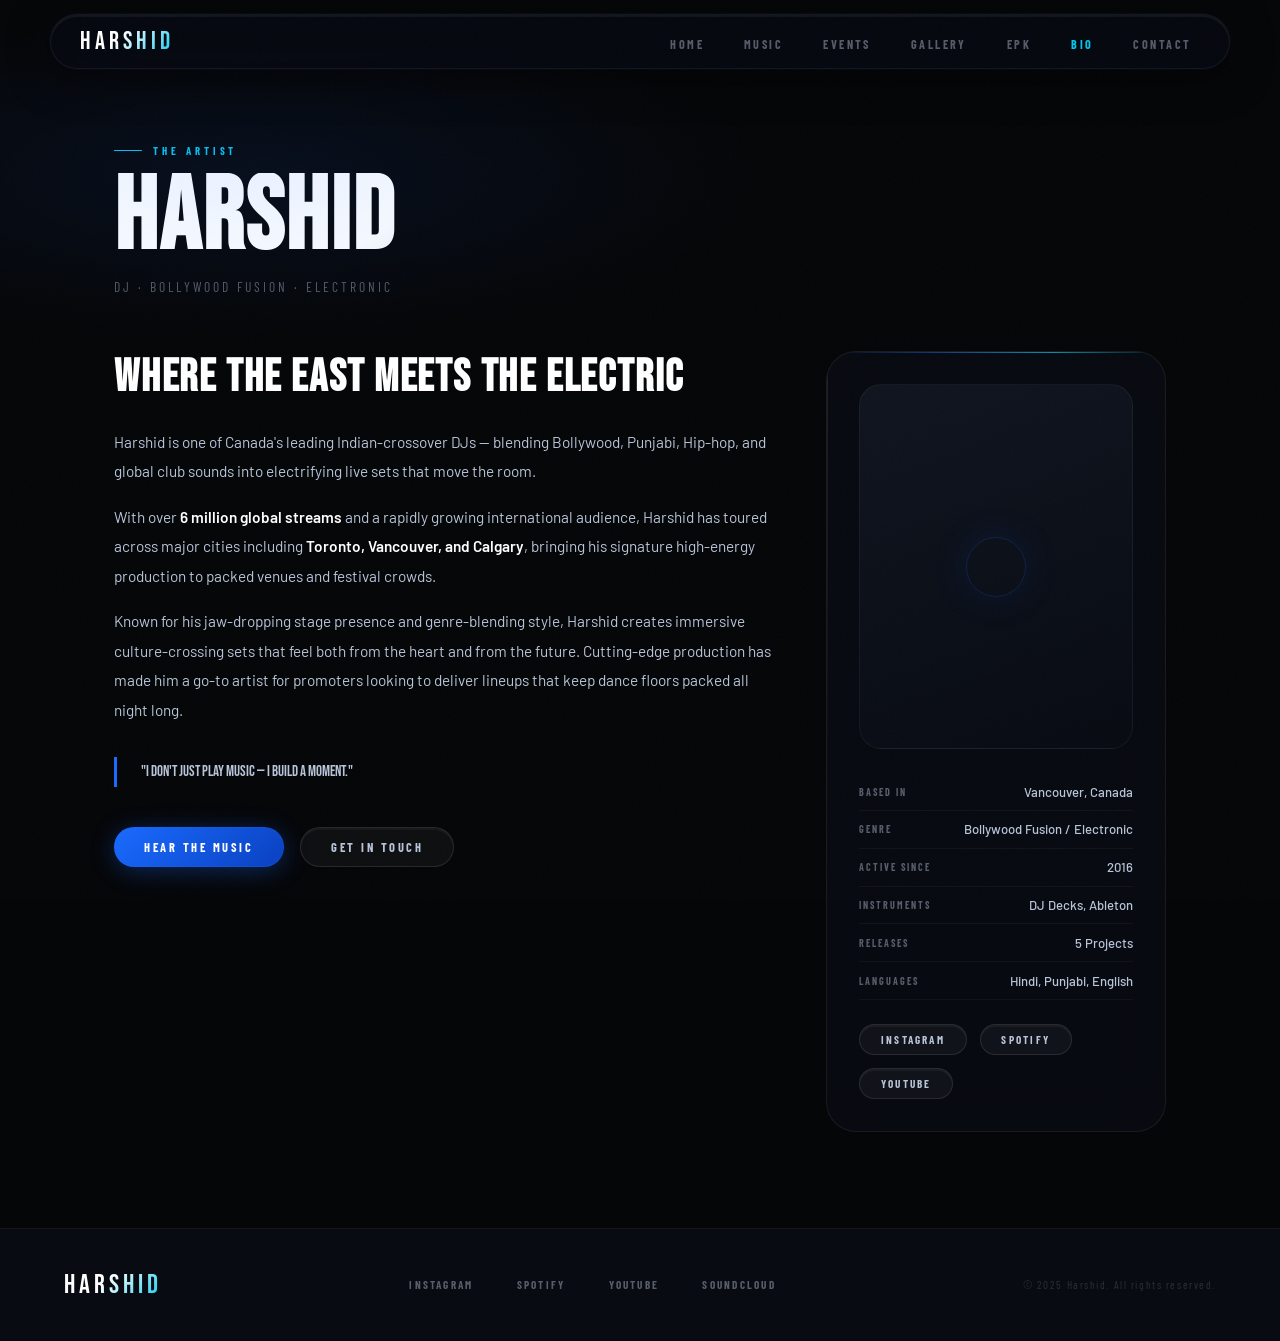
<file: bio.html>
<!DOCTYPE html>
<html lang="en">
<head>
  <meta charset="UTF-8"/>
  <meta name="viewport" content="width=device-width, initial-scale=1.0"/>
  <title>Bio — HARSHID</title>
  <link rel="preconnect" href="https://fonts.googleapis.com">
  <link href="https://fonts.googleapis.com/css2?family=Bebas+Neue&family=Barlow+Condensed:ital,wght@0,300;0,400;0,700;0,900;1,700&family=Barlow:wght@300;400;500;600&display=swap" rel="stylesheet">
  <link rel="stylesheet" href="style.css">
</head>
<body>

  <!-- mobile nav overlay -->
  <div class="nav-overlay" id="navOverlay"></div>

  <nav class="main-nav">
    <div class="nav-inner">
      <a href="index.html" class="nav-logo" id="siteLogo">HARSHID</a>
      <button class="nav-toggle" id="navToggle" aria-label="Menu">☰</button>
      <ul class="nav-links" id="navLinks">
        <li><a href="index.html">Home</a></li>
        <li><a href="music.html">Music</a></li>
        <li><a href="events.html">Events</a></li>
        <li><a href="gallery.html">Gallery</a></li>
        <li><a href="epk.html">EPK</a></li>
        <li><a href="bio.html" class="active">Bio</a></li>
        <li><a href="contact.html">Contact</a></li>
      </ul>
    </div>
  </nav>

  <div class="page-header">
    <span class="ph-label">The Artist</span>
    <h1>Harshid</h1>
    <p class="ph-sub">DJ · Bollywood Fusion · Electronic</p>
  </div>

  <div class="section-wrap">
    <div class="bio-layout">

      <div class="bio-text fade-in">
        <h2 style="font-family:'Bebas Neue',sans-serif;font-size:clamp(2rem,3.5vw,2.8rem);letter-spacing:0.04em;margin-bottom:1.5rem">Where the East meets the Electric</h2>

        <p class="bio-para-1">
          Harshid is one of Canada's leading Indian-crossover DJs — blending Bollywood, Punjabi, Hip-hop, and global club sounds into electrifying live sets that move the room.
        </p>

        <p class="bio-para-2">
          With over <span class="highlight">6 million global streams</span> and a rapidly growing international audience, Harshid has toured across major cities including <span class="highlight">Toronto, Vancouver, and Calgary</span>, bringing his signature high-energy production to packed venues and festival crowds.
        </p>

        <p class="bio-para-3">
          Known for his jaw-dropping stage presence and genre-blending style, Harshid creates immersive culture-crossing sets that feel both from the heart and from the future. Cutting-edge production has made him a go-to artist for promoters looking to deliver lineups that keep dance floors packed all night long.
        </p>

        <blockquote style="border-left:3px solid var(--blue);padding-left:1.5rem;margin:2rem 0;">
          <p class="bio-pull-quote">"I don't just play music — I build a moment."</p>
        </blockquote>

        <div style="margin-top:2.5rem;display:flex;gap:1rem;flex-wrap:wrap;">
          <a href="music.html" class="btn-primary">Hear the Music</a>
          <a href="contact.html" class="btn-ghost">Get in Touch</a>
        </div>
      </div>

      <div class="fade-in">
        <div class="bio-aside-card">
          <div class="bio-photo-placeholder"></div>

          <ul class="bio-facts">
            <li><span>Based in</span><span>Vancouver, Canada</span></li>
            <li><span>Genre</span><span>Bollywood Fusion / Electronic</span></li>
            <li><span>Active Since</span><span>2016</span></li>
            <li><span>Instruments</span><span>DJ Decks, Ableton</span></li>
            <li><span>Releases</span><span>5 Projects</span></li>
            <li><span>Languages</span><span>Hindi, Punjabi, English</span></li>
          </ul>

          <div style="margin-top:1.5rem;display:flex;gap:.8rem;flex-wrap:wrap;">
            <a href="#" class="btn-ghost btn-sm" id="bio-ig">Instagram</a>
            <a href="#" class="btn-ghost btn-sm" id="bio-sp">Spotify</a>
            <a href="#" class="btn-ghost btn-sm" id="bio-yt">YouTube</a>
          </div>
        </div>
      </div>

    </div>
  </div>

  <footer class="main-footer">
    <div class="footer-inner">
      <a href="index.html" class="footer-logo" id="footerLogo">HARSHID</a>
      <div class="footer-links">
        <a href="#" id="fl-instagram">Instagram</a>
        <a href="#" id="fl-spotify">Spotify</a>
        <a href="#" id="fl-youtube">YouTube</a>
        <a href="#" id="fl-soundcloud">SoundCloud</a>
      </div>
      <p class="footer-copy" id="footerCopy">© 2025 Harshid. All rights reserved.</p>
    </div>
  </footer>

  <script src="main.js"></script>
</body>
</html>
</file>
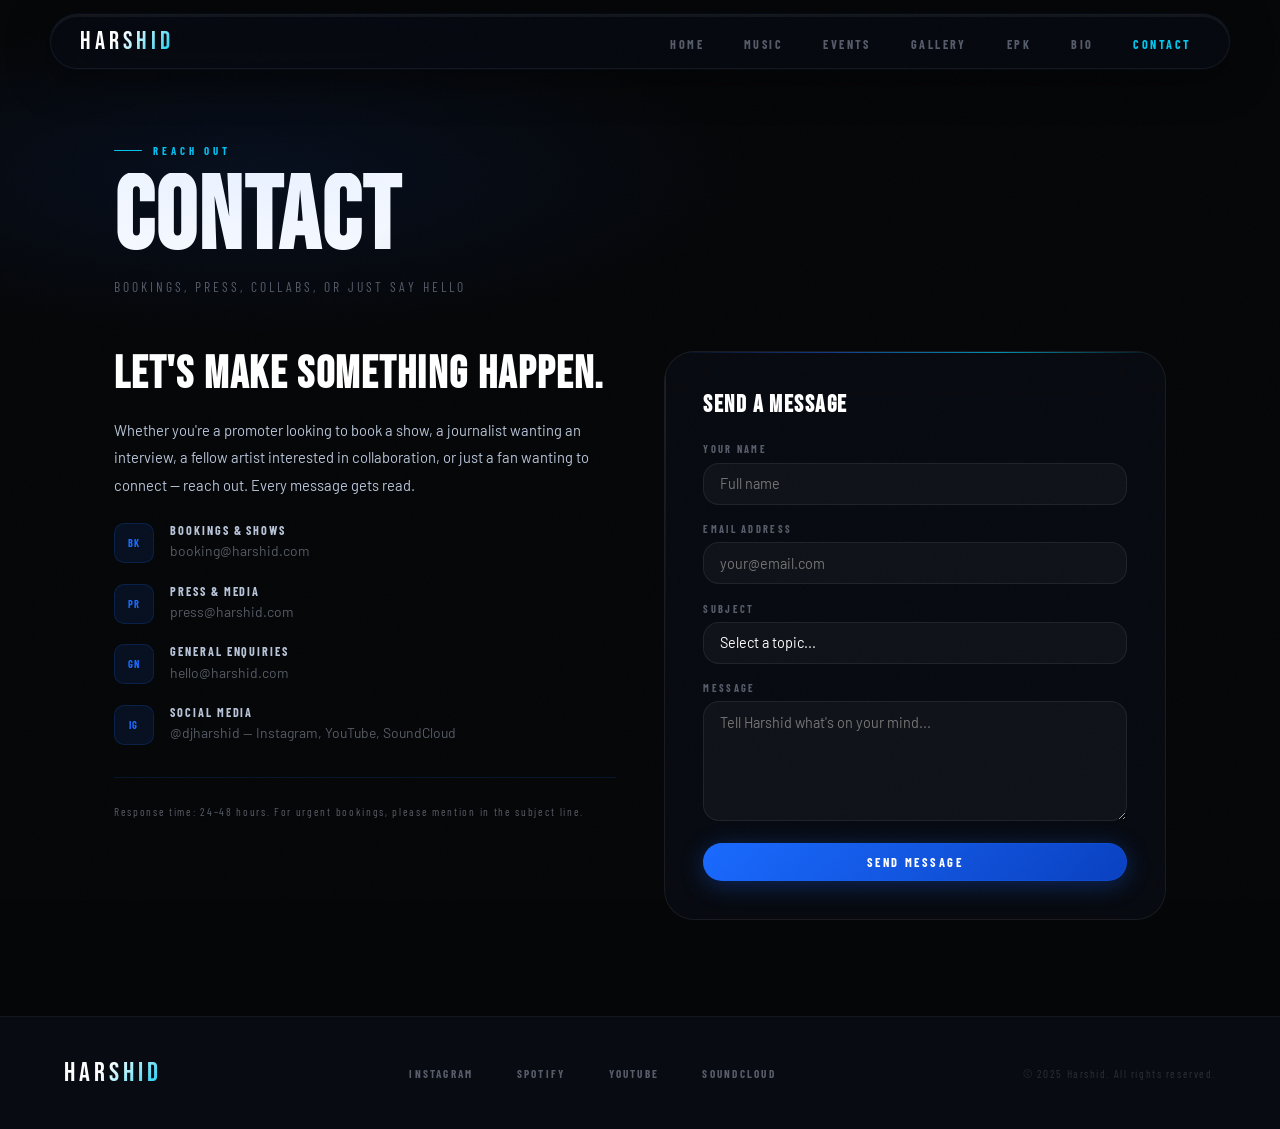
<file: contact.html>
<!DOCTYPE html>
<html lang="en">
<head>
  <meta charset="UTF-8"/>
  <meta name="viewport" content="width=device-width, initial-scale=1.0"/>
  <title>Contact — HARSHID</title>
  <link rel="preconnect" href="https://fonts.googleapis.com">
  <link href="https://fonts.googleapis.com/css2?family=Bebas+Neue&family=Barlow+Condensed:ital,wght@0,300;0,400;0,700;0,900;1,700&family=Barlow:wght@300;400;500;600&display=swap" rel="stylesheet">
  <link rel="stylesheet" href="style.css">
</head>
<body>

  <!-- mobile nav overlay -->
  <div class="nav-overlay" id="navOverlay"></div>

  <nav class="main-nav">
    <div class="nav-inner">
      <a href="index.html" class="nav-logo" id="siteLogo">HARSHID</a>
      <button class="nav-toggle" id="navToggle" aria-label="Menu">☰</button>
      <ul class="nav-links" id="navLinks">
        <li><a href="index.html">Home</a></li>
        <li><a href="music.html">Music</a></li>
        <li><a href="events.html">Events</a></li>
        <li><a href="gallery.html">Gallery</a></li>
        <li><a href="epk.html">EPK</a></li>
        <li><a href="bio.html">Bio</a></li>
        <li><a href="contact.html" class="active">Contact</a></li>
      </ul>
    </div>
  </nav>

  <div class="page-header">
    <span class="ph-label">Reach Out</span>
    <h1>Contact</h1>
    <p class="ph-sub">Bookings, press, collabs, or just say hello</p>
  </div>

  <div class="section-wrap">
    <div class="contact-layout">

      <div class="contact-info fade-in">
        <h2>Let's make something happen.</h2>
        <p>
          Whether you're a promoter looking to book a show, a journalist wanting an interview,
          a fellow artist interested in collaboration, or just a fan wanting to connect —
          reach out. Every message gets read.
        </p>

        <div class="contact-item">
          <div class="ci-icon">BK</div>
          <div class="ci-text">
            <strong>Bookings & Shows</strong>
            <a href="mailto:booking@harshid.com" id="emailBookingEl">booking@harshid.com</a>
          </div>
        </div>

        <div class="contact-item">
          <div class="ci-icon">PR</div>
          <div class="ci-text">
            <strong>Press & Media</strong>
            <a href="mailto:press@harshid.com" id="emailPressEl">press@harshid.com</a>
          </div>
        </div>

        <div class="contact-item">
          <div class="ci-icon">GN</div>
          <div class="ci-text">
            <strong>General Enquiries</strong>
            <a href="mailto:hello@harshid.com" id="emailGeneralEl">hello@harshid.com</a>
          </div>
        </div>

        <div class="contact-item">
          <div class="ci-icon">IG</div>
          <div class="ci-text">
            <strong>Social Media</strong>
            <span id="socialHandleEl">@djharshid — Instagram, YouTube, SoundCloud</span>
          </div>
        </div>

        <p style="font-family:'Barlow Condensed',sans-serif;font-size:0.7rem;letter-spacing:0.15em;color:var(--dim);margin-top:2rem;border-top:1px solid var(--border);padding-top:1.5rem;">
          Response time: 24–48 hours. For urgent bookings, please mention in the subject line.
        </p>
      </div>

      <div class="fade-in">
        <div class="contact-form">
          <h3>Send a Message</h3>
          <form id="contactForm" action="#" netlify>
            <div class="form-group">
              <label for="name">Your Name</label>
              <input type="text" id="name" name="name" placeholder="Full name" required>
            </div>
            <div class="form-group">
              <label for="email">Email Address</label>
              <input type="email" id="email" name="email" placeholder="your@email.com" required>
            </div>
            <div class="form-group">
              <label for="subject">Subject</label>
              <select id="subject" name="subject">
                <option value="">Select a topic...</option>
                <option value="booking">Booking / Show Inquiry</option>
                <option value="press">Press / Media Request</option>
                <option value="collab">Collaboration</option>
                <option value="fan">Fan Message</option>
                <option value="other">Other</option>
              </select>
            </div>
            <div class="form-group">
              <label for="message">Message</label>
              <textarea id="message" name="message" placeholder="Tell Harshid what's on your mind..." required></textarea>
            </div>
            <button type="submit" class="btn-primary" style="width:100%;justify-content:center">Send Message</button>
          </form>
        </div>
      </div>

    </div>
  </div>

  <footer class="main-footer">
    <div class="footer-inner">
      <a href="index.html" class="footer-logo" id="footerLogo">HARSHID</a>
      <div class="footer-links">
        <a href="#" id="fl-instagram">Instagram</a>
        <a href="#" id="fl-spotify">Spotify</a>
        <a href="#" id="fl-youtube">YouTube</a>
        <a href="#" id="fl-soundcloud">SoundCloud</a>
      </div>
      <p class="footer-copy" id="footerCopy">© 2025 Harshid. All rights reserved.</p>
    </div>
  </footer>

  <script src="main.js"></script>
</body>
</html>
</file>
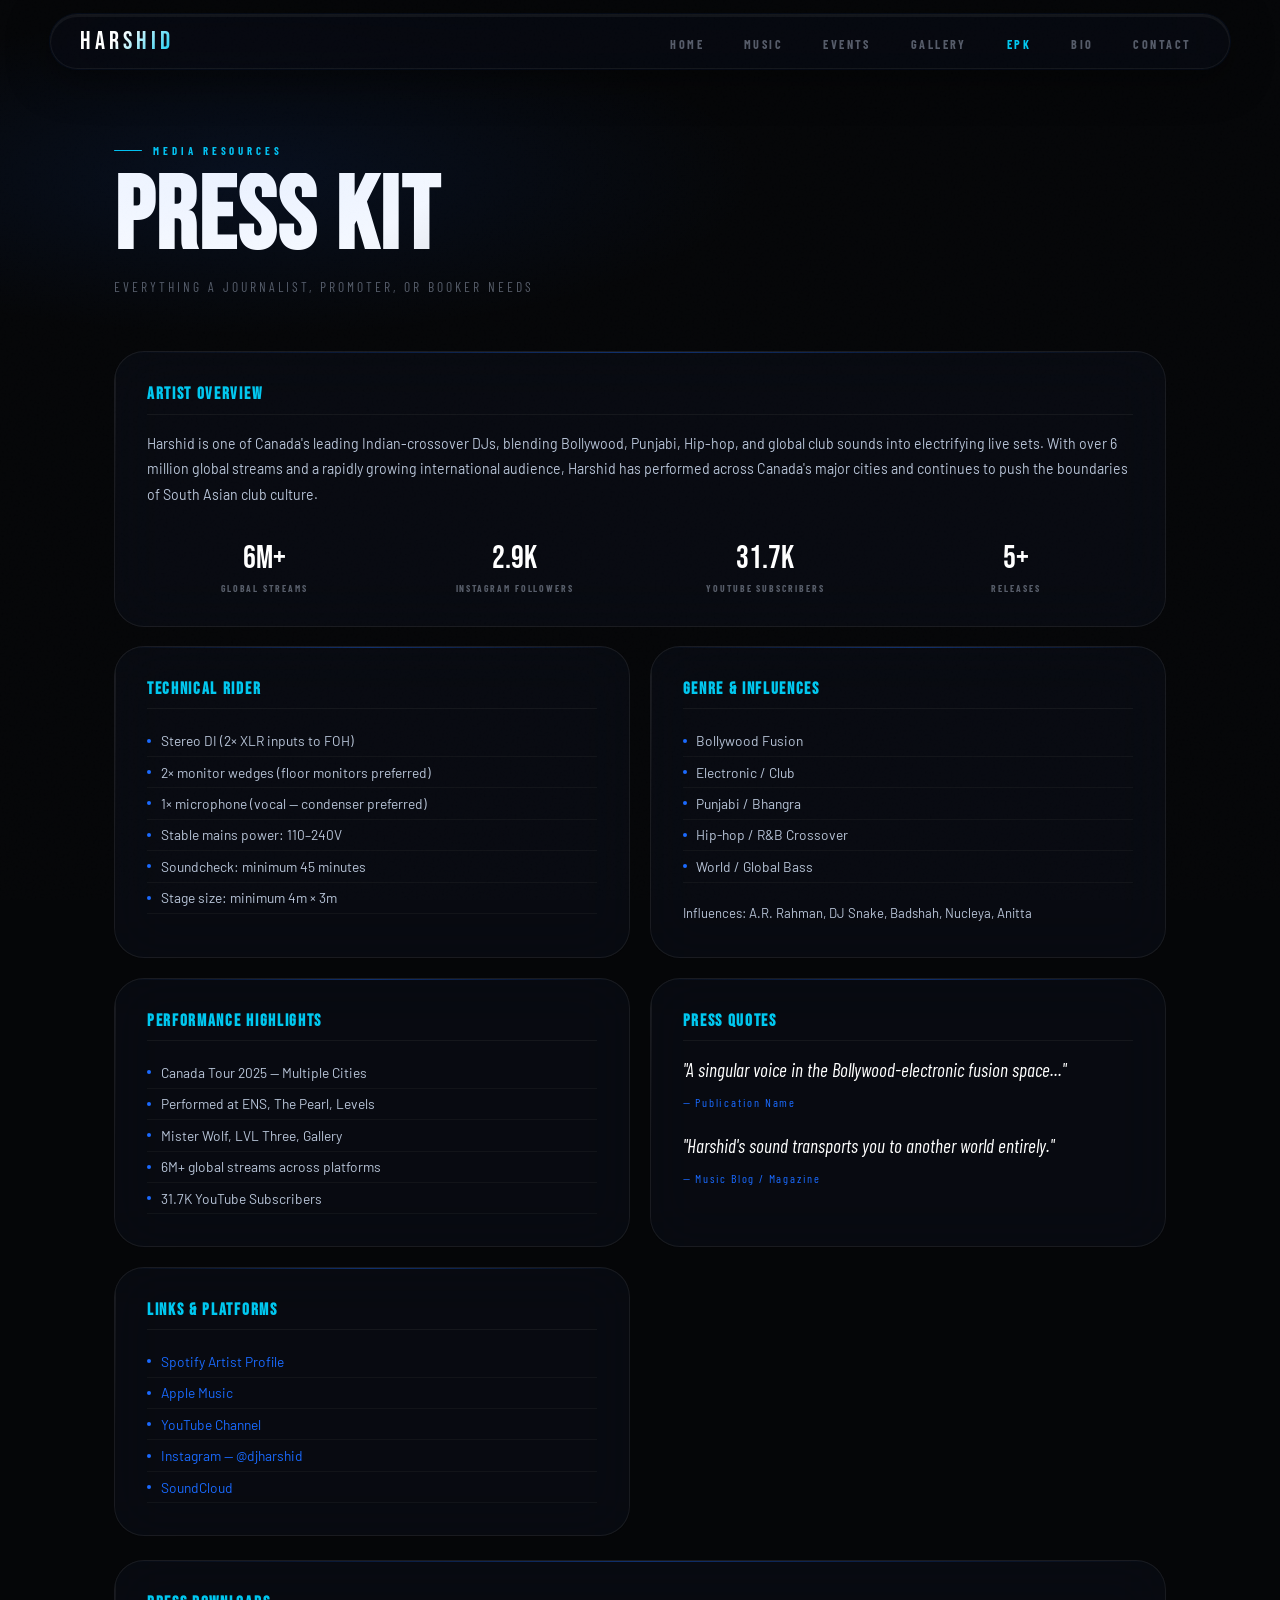
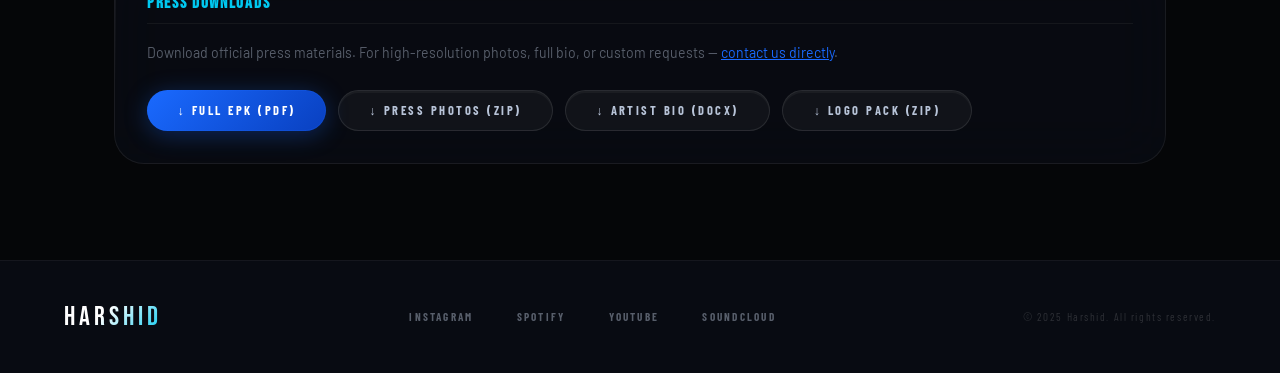
<file: epk.html>
<!DOCTYPE html>
<html lang="en">
<head>
  <meta charset="UTF-8"/>
  <meta name="viewport" content="width=device-width, initial-scale=1.0"/>
  <title>Press Kit — HARSHID</title>
  <link rel="preconnect" href="https://fonts.googleapis.com">
  <link href="https://fonts.googleapis.com/css2?family=Bebas+Neue&family=Barlow+Condensed:ital,wght@0,300;0,400;0,700;0,900;1,700&family=Barlow:wght@300;400;500;600&display=swap" rel="stylesheet">
  <link rel="stylesheet" href="style.css">
</head>
<body>

  <!-- mobile nav overlay -->
  <div class="nav-overlay" id="navOverlay"></div>

  <nav class="main-nav">
    <div class="nav-inner">
      <a href="index.html" class="nav-logo" id="siteLogo">HARSHID</a>
      <button class="nav-toggle" id="navToggle" aria-label="Menu">☰</button>
      <ul class="nav-links" id="navLinks">
        <li><a href="index.html">Home</a></li>
        <li><a href="music.html">Music</a></li>
        <li><a href="events.html">Events</a></li>
        <li><a href="gallery.html">Gallery</a></li>
        <li><a href="epk.html" class="active">EPK</a></li>
        <li><a href="bio.html">Bio</a></li>
        <li><a href="contact.html">Contact</a></li>
      </ul>
    </div>
  </nav>

  <div class="page-header">
    <span class="ph-label">Media Resources</span>
    <h1>Press Kit</h1>
    <p class="ph-sub">Everything a journalist, promoter, or booker needs</p>
  </div>

  <div class="section-wrap">
    <div class="epk-grid">

      <div class="epk-block epk-full fade-in">
        <h3>Artist Overview</h3>
        <p id="epkOverviewText">
          Harshid is one of Canada's leading Indian-crossover DJs, blending Bollywood, Punjabi, Hip-hop, and global club sounds into electrifying live sets. With over 6 million global streams and a rapidly growing international audience, Harshid has performed across Canada's major cities and continues to push the boundaries of South Asian club culture.
        </p>
        <div class="stat-row" style="margin-top:2rem">
          <div class="stat"><span class="stat-num" id="epk-stat-streams">6M+</span><span class="stat-lab">Global Streams</span></div>
          <div class="stat"><span class="stat-num" id="epk-stat-ig">2.9K</span><span class="stat-lab">Instagram Followers</span></div>
          <div class="stat"><span class="stat-num" id="epk-stat-yt">31.7K</span><span class="stat-lab">YouTube Subscribers</span></div>
          <div class="stat"><span class="stat-num" id="epk-stat-releases">5+</span><span class="stat-lab">Releases</span></div>
        </div>
      </div>

      <div class="epk-block fade-in">
        <h3>Technical Rider</h3>
        <ul>
          <li>Stereo DI (2× XLR inputs to FOH)</li>
          <li>2× monitor wedges (floor monitors preferred)</li>
          <li>1× microphone (vocal — condenser preferred)</li>
          <li>Stable mains power: 110–240V</li>
          <li>Soundcheck: minimum 45 minutes</li>
          <li>Stage size: minimum 4m × 3m</li>
        </ul>
      </div>

      <div class="epk-block fade-in">
        <h3>Genre & Influences</h3>
        <ul>
          <li>Bollywood Fusion</li>
          <li>Electronic / Club</li>
          <li>Punjabi / Bhangra</li>
          <li>Hip-hop / R&B Crossover</li>
          <li>World / Global Bass</li>
        </ul>
        <br>
        <p style="font-size:0.82rem">Influences: A.R. Rahman, DJ Snake, Badshah, Nucleya, Anitta</p>
      </div>

      <div class="epk-block fade-in">
        <h3>Performance Highlights</h3>
        <ul>
          <li>Canada Tour 2025 — Multiple Cities</li>
          <li>Performed at ENS, The Pearl, Levels</li>
          <li>Mister Wolf, LVL Three, Gallery</li>
          <li>6M+ global streams across platforms</li>
          <li>31.7K YouTube Subscribers</li>
        </ul>
      </div>

      <div class="epk-block fade-in">
        <h3>Press Quotes</h3>
        <p style="font-style:italic;font-family:'Barlow Condensed',sans-serif;font-size:1.2rem;color:var(--white);line-height:1.4" id="pressQ1El">
          "A singular voice in the Bollywood-electronic fusion space..."
        </p>
        <p style="font-size:0.75rem;color:var(--blue);margin-top:.5rem;font-family:'Barlow Condensed',sans-serif;letter-spacing:0.15em" id="pressQ1SrcEl">— Publication Name</p>
        <br>
        <p style="font-style:italic;font-family:'Barlow Condensed',sans-serif;font-size:1.2rem;color:var(--white);line-height:1.4" id="pressQ2El">
          "Harshid's sound transports you to another world entirely."
        </p>
        <p style="font-size:0.75rem;color:var(--blue);margin-top:.5rem;font-family:'Barlow Condensed',sans-serif;letter-spacing:0.15em" id="pressQ2SrcEl">— Music Blog / Magazine</p>
      </div>

      <div class="epk-block fade-in">
        <h3>Links & Platforms</h3>
        <ul>
          <li><a href="#" id="epk-sp" style="color:var(--blue);text-decoration:none">Spotify Artist Profile</a></li>
          <li><a href="#" id="epk-am" style="color:var(--blue);text-decoration:none">Apple Music</a></li>
          <li><a href="#" id="epk-yt" style="color:var(--blue);text-decoration:none">YouTube Channel</a></li>
          <li><a href="#" id="epk-ig" style="color:var(--blue);text-decoration:none">Instagram — @djharshid</a></li>
          <li><a href="#" id="epk-sc" style="color:var(--blue);text-decoration:none">SoundCloud</a></li>
        </ul>
      </div>

    </div>

    <div class="epk-block fade-in" style="margin-top:1.5rem">
      <h3>Press Downloads</h3>
      <p style="font-size:0.88rem;color:var(--dim);margin-bottom:1.5rem">
        Download official press materials. For high-resolution photos, full bio, or custom requests — <a href="contact.html" style="color:var(--blue)">contact us directly</a>.
      </p>
      <div class="epk-download-row">
        <a href="#" class="btn-primary" id="epkDl-pdf" download>↓ Full EPK (PDF)</a>
        <a href="#" class="btn-ghost" id="epkDl-photos" download>↓ Press Photos (ZIP)</a>
        <a href="#" class="btn-ghost" id="epkDl-bio" download>↓ Artist Bio (DOCX)</a>
        <a href="#" class="btn-ghost" id="epkDl-logo" download>↓ Logo Pack (ZIP)</a>
      </div>
    </div>
  </div>

  <footer class="main-footer">
    <div class="footer-inner">
      <a href="index.html" class="footer-logo" id="footerLogo">HARSHID</a>
      <div class="footer-links">
        <a href="#" id="fl-instagram">Instagram</a>
        <a href="#" id="fl-spotify">Spotify</a>
        <a href="#" id="fl-youtube">YouTube</a>
        <a href="#" id="fl-soundcloud">SoundCloud</a>
      </div>
      <p class="footer-copy" id="footerCopy">© 2025 Harshid. All rights reserved.</p>
    </div>
  </footer>

  <script src="main.js"></script>
</body>
</html>
</file>
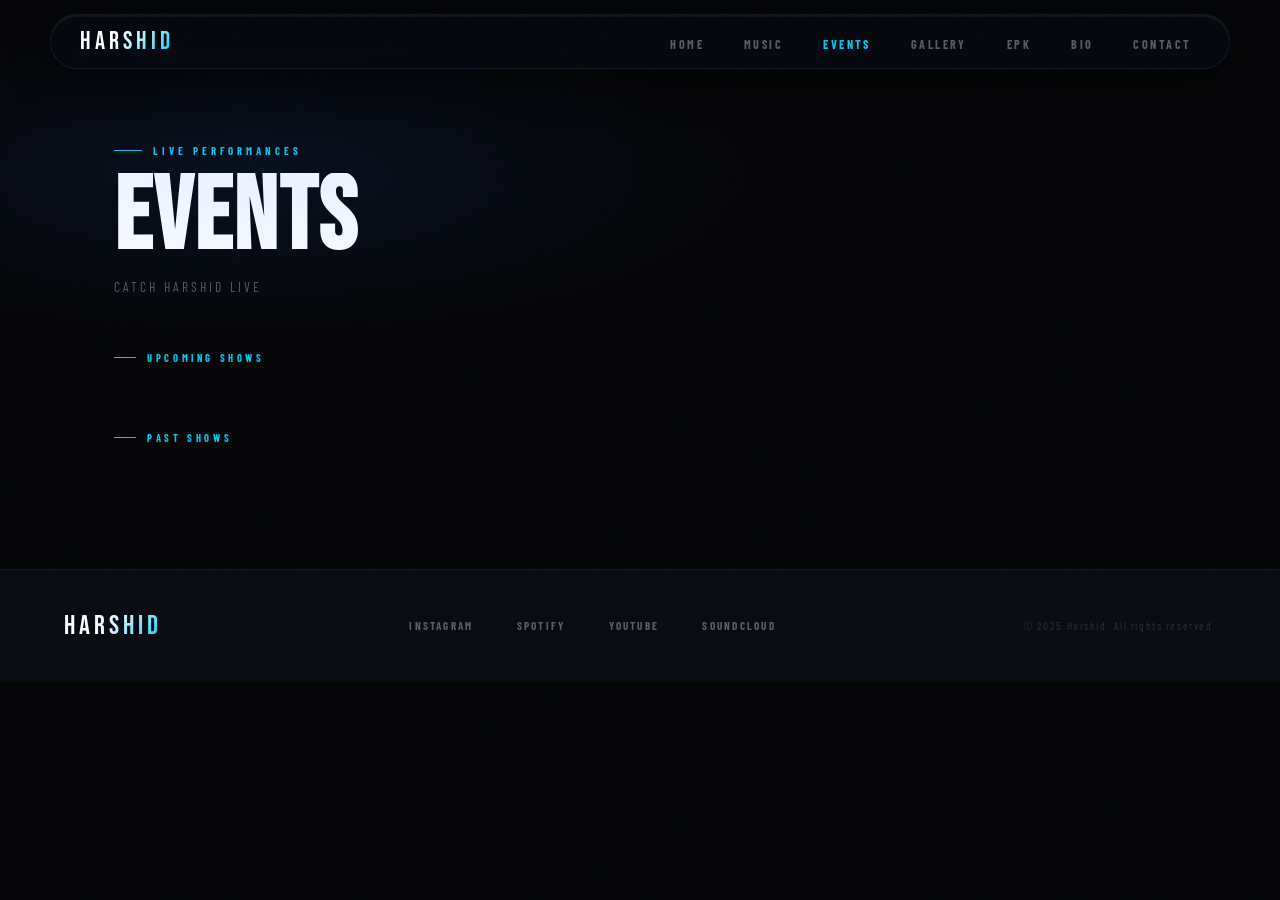
<file: events.html>
<!DOCTYPE html>
<html lang="en">
<head>
  <meta charset="UTF-8"/>
  <meta name="viewport" content="width=device-width, initial-scale=1.0"/>
  <title>Events — HARSHID</title>
  <link rel="preconnect" href="https://fonts.googleapis.com">
  <link href="https://fonts.googleapis.com/css2?family=Bebas+Neue&family=Barlow+Condensed:ital,wght@0,300;0,400;0,700;0,900;1,700&family=Barlow:wght@300;400;500;600&display=swap" rel="stylesheet">
  <link rel="stylesheet" href="style.css">
</head>
<body>

  <div class="nav-overlay" id="navOverlay"></div>

  <nav class="main-nav">
    <div class="nav-inner">
      <a href="index.html" class="nav-logo" id="siteLogo">HARSHID</a>
      <button class="nav-toggle" id="navToggle" aria-label="Menu">☰</button>
      <ul class="nav-links" id="navLinks">
        <li><a href="index.html">Home</a></li>
        <li><a href="music.html">Music</a></li>
        <li><a href="events.html" class="active">Events</a></li>
        <li><a href="gallery.html">Gallery</a></li>
        <li><a href="epk.html">EPK</a></li>
        <li><a href="bio.html">Bio</a></li>
        <li><a href="contact.html">Contact</a></li>
      </ul>
    </div>
  </nav>

  <div class="page-header">
    <span class="ph-label">Live Performances</span>
    <h1>Events</h1>
    <p class="ph-sub">Catch Harshid live</p>
  </div>

  <div class="section-wrap">
    <span class="section-label">Upcoming Shows</span>
    <div class="events-list" id="upcomingEventsList">
      <!-- populated by main.js from Supabase -->
    </div>

    <br><br>
    <span class="section-label">Past Shows</span>
    <div class="events-list" id="pastEventsList">
      <!-- populated by main.js from Supabase -->
    </div>
  </div>

  <footer class="main-footer">
    <div class="footer-inner">
      <a href="index.html" class="footer-logo" id="footerLogo">HARSHID</a>
      <div class="footer-links">
        <a href="#" id="fl-instagram">Instagram</a>
        <a href="#" id="fl-spotify">Spotify</a>
        <a href="#" id="fl-youtube">YouTube</a>
        <a href="#" id="fl-soundcloud">SoundCloud</a>
      </div>
      <p class="footer-copy" id="footerCopy">© 2025 Harshid. All rights reserved.</p>
    </div>
  </footer>

  <script src="main.js"></script>
</body>
</html>
</file>
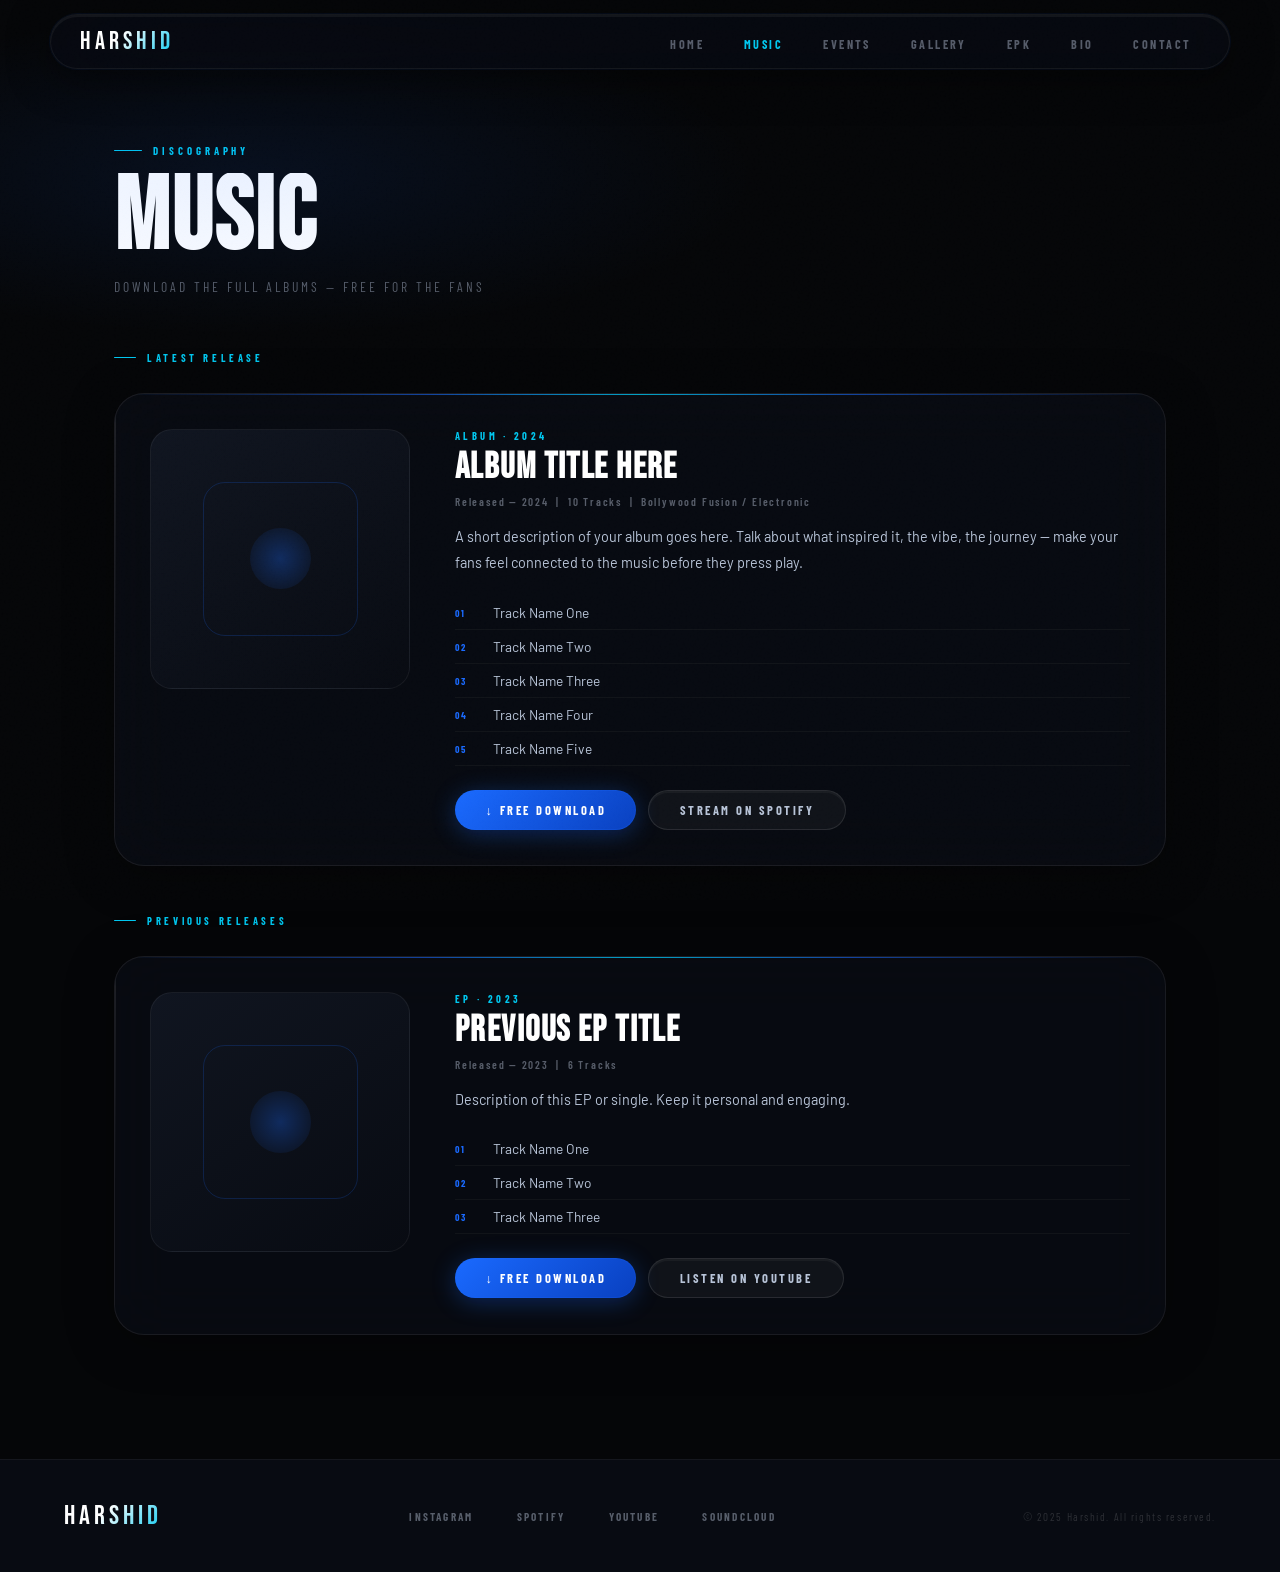
<file: music.html>
<!DOCTYPE html>
<html lang="en">
<head>
  <meta charset="UTF-8"/>
  <meta name="viewport" content="width=device-width, initial-scale=1.0"/>
  <title>Music — HARSHID</title>
  <link rel="preconnect" href="https://fonts.googleapis.com">
  <link href="https://fonts.googleapis.com/css2?family=Bebas+Neue&family=Barlow+Condensed:ital,wght@0,300;0,400;0,700;0,900;1,700&family=Barlow:wght@300;400;500;600&display=swap" rel="stylesheet">
  <link rel="stylesheet" href="style.css">
</head>
<body>

  <!-- mobile nav overlay -->
  <div class="nav-overlay" id="navOverlay"></div>

  <nav class="main-nav">
    <div class="nav-inner">
      <a href="index.html" class="nav-logo" id="siteLogo">HARSHID</a>
      <button class="nav-toggle" id="navToggle" aria-label="Menu">☰</button>
      <ul class="nav-links" id="navLinks">
        <li><a href="index.html">Home</a></li>
        <li><a href="music.html" class="active">Music</a></li>
        <li><a href="events.html">Events</a></li>
        <li><a href="gallery.html">Gallery</a></li>
        <li><a href="epk.html">EPK</a></li>
        <li><a href="bio.html">Bio</a></li>
        <li><a href="contact.html">Contact</a></li>
      </ul>
    </div>
  </nav>

  <div class="page-header">
    <span class="ph-label">Discography</span>
    <h1>Music</h1>
    <p class="ph-sub">Download the full albums — free for the fans</p>
  </div>

  <div class="section-wrap">
    <span class="section-label">Latest Release</span>

    <div class="album-card fade-in">
      <div class="album-art">
        <span class="album-art-placeholder"></span>
      </div>
      <div class="album-info">
        <span class="album-type">Album · 2024</span>
        <h2>Album Title Here</h2>
        <span class="album-year">Released — 2024 &nbsp;|&nbsp; 10 Tracks &nbsp;|&nbsp; Bollywood Fusion / Electronic</span>
        <p>
          A short description of your album goes here. Talk about what inspired it,
          the vibe, the journey — make your fans feel connected to the music before they press play.
        </p>
        <ul class="tracklist">
          <li><span>01</span><span>Track Name One</span></li>
          <li><span>02</span><span>Track Name Two</span></li>
          <li><span>03</span><span>Track Name Three</span></li>
          <li><span>04</span><span>Track Name Four</span></li>
          <li><span>05</span><span>Track Name Five</span></li>
        </ul>
        <div class="album-actions">
          <a href="#" class="btn-primary" download>↓ Free Download</a>
          <a href="#" class="btn-ghost">Stream on Spotify</a>
        </div>
      </div>
    </div>

    <br>
    <span class="section-label">Previous Releases</span>

    <div class="album-card fade-in">
      <div class="album-art">
        <span class="album-art-placeholder"></span>
      </div>
      <div class="album-info">
        <span class="album-type">EP · 2023</span>
        <h2>Previous EP Title</h2>
        <span class="album-year">Released — 2023 &nbsp;|&nbsp; 6 Tracks</span>
        <p>Description of this EP or single. Keep it personal and engaging.</p>
        <ul class="tracklist">
          <li><span>01</span><span>Track Name One</span></li>
          <li><span>02</span><span>Track Name Two</span></li>
          <li><span>03</span><span>Track Name Three</span></li>
        </ul>
        <div class="album-actions">
          <a href="#" class="btn-primary" download>↓ Free Download</a>
          <a href="#" class="btn-ghost">Listen on YouTube</a>
        </div>
      </div>
    </div>
  </div>

  <footer class="main-footer">
    <div class="footer-inner">
      <a href="index.html" class="footer-logo" id="footerLogo">HARSHID</a>
      <div class="footer-links">
        <a href="#" id="fl-instagram">Instagram</a>
        <a href="#" id="fl-spotify">Spotify</a>
        <a href="#" id="fl-youtube">YouTube</a>
        <a href="#" id="fl-soundcloud">SoundCloud</a>
      </div>
      <p class="footer-copy" id="footerCopy">© 2025 Harshid. All rights reserved.</p>
    </div>
  </footer>

  <script src="main.js"></script>
</body>
</html>
</file>
<file: style.css>
/* ============================================================
   HARSHID — Premium Redesign
   No emojis. No AI templates. Real atmosphere.
   ============================================================ */

@import url('https://fonts.googleapis.com/css2?family=Bebas+Neue&family=Barlow+Condensed:ital,wght@0,300;0,400;0,700;0,900;1,700&family=Barlow:wght@300;400;500;600&display=swap');

:root {
  --black:   #050608;
  --dark1:   #080b12;
  --dark2:   #0c1018;
  --dark3:   #101520;
  --blue:    #1a6aff;
  --blue2:   #0940c0;
  --blue3:   #0d2860;
  --cyan:    #00c8f0;
  --cyan2:   #0090b8;
  --white:   #ffffff;
  --off:     #b8c4d8;
  --dim:     rgba(184,196,216,0.45);
  --border:  rgba(26,106,255,0.14);
  --border2: rgba(0,200,240,0.12);
  --glass-bg:     rgba(12,16,24,0.55);
  --glass-border: rgba(255,255,255,0.07);
  --glass-shine:  rgba(255,255,255,0.04);
  --r-xs: 10px;
  --r-sm: 16px;
  --r-md: 22px;
  --r-lg: 30px;
  --r-xl: 44px;
  --r-full: 100px;
}

*, *::before, *::after { box-sizing: border-box; margin: 0; padding: 0; }
html { scroll-behavior: smooth; }

body {
  background: var(--black);
  color: var(--white);
  font-family: 'Barlow', sans-serif;
  overflow-x: hidden;
  -webkit-font-smoothing: antialiased;
  -moz-osx-font-smoothing: grayscale;
}

/* Film grain — subtle, premium */
body::after {
  content: '';
  position: fixed; inset: 0;
  background-image: url("data:image/svg+xml,%3Csvg viewBox='0 0 512 512' xmlns='http://www.w3.org/2000/svg'%3E%3Cfilter id='n'%3E%3CfeTurbulence type='fractalNoise' baseFrequency='0.75' numOctaves='4' stitchTiles='stitch'/%3E%3C/filter%3E%3Crect width='100%25' height='100%25' filter='url(%23n)' opacity='0.028'/%3E%3C/svg%3E");
  pointer-events: none; z-index: 9999; opacity: 0.5;
}

/* ═══════════════════════════════════════
   GLASSMORPHISM CARD — the real deal
   Frosted glass: blur + inner shine + subtle border
═══════════════════════════════════════ */
.glass {
  background: var(--glass-bg);
  backdrop-filter: blur(32px) saturate(160%);
  -webkit-backdrop-filter: blur(32px) saturate(160%);
  border: 1px solid var(--glass-border);
  border-radius: var(--r-lg);
  position: relative;
  overflow: hidden;
}

/* Inner top shine */
.glass::before {
  content: '';
  position: absolute; top: 0; left: 0; right: 0;
  height: 1px;
  background: linear-gradient(90deg,
    transparent 0%,
    rgba(255,255,255,0.12) 30%,
    rgba(255,255,255,0.2) 50%,
    rgba(255,255,255,0.12) 70%,
    transparent 100%
  );
}

/* Inner left shine */
.glass::after {
  content: '';
  position: absolute; top: 0; left: 0; bottom: 0;
  width: 1px;
  background: linear-gradient(180deg,
    rgba(255,255,255,0.15) 0%,
    rgba(255,255,255,0.05) 50%,
    transparent 100%
  );
}

/* Glass with blue accent top line */
.glass-blue::before {
  background: linear-gradient(90deg,
    transparent 0%,
    var(--blue2) 20%,
    var(--blue) 50%,
    var(--cyan) 70%,
    transparent 100%
  );
  height: 2px;
  opacity: 0.7;
}

/* ═══════════════════════════════════════
   NAVBAR
═══════════════════════════════════════ */
nav.main-nav {
  position: fixed; top: 0; left: 0; right: 0; z-index: 1000;
  padding: .9rem 2rem;
}

.nav-inner {
  max-width: 1180px; margin: 0 auto;
  background: rgba(8,11,18,0.72);
  backdrop-filter: blur(40px) saturate(180%);
  -webkit-backdrop-filter: blur(40px) saturate(180%);
  border: 1px solid rgba(255,255,255,0.06);
  border-radius: var(--r-xl);
  padding: .75rem 1.8rem;
  display: flex; align-items: center; justify-content: space-between;
  box-shadow:
    0 2px 0 rgba(255,255,255,0.05) inset,
    0 8px 40px rgba(0,0,0,0.5),
    0 0 0 1px rgba(26,106,255,0.08);
}

.nav-logo {
  font-family: 'Bebas Neue', sans-serif;
  font-size: 1.55rem; letter-spacing: 0.16em;
  background: linear-gradient(135deg, #fff 40%, var(--cyan));
  -webkit-background-clip: text; -webkit-text-fill-color: transparent;
  background-clip: text; text-decoration: none;
}
.nav-logo img { height: 36px; width: auto; display: block; }

.nav-links { display: flex; gap: 1.4rem; list-style: none; }
.nav-links a {
  text-decoration: none; color: var(--dim);
  font-family: 'Barlow Condensed', sans-serif;
  font-size: 0.76rem; font-weight: 700; letter-spacing: 0.2em; text-transform: uppercase;
  transition: color .2s; padding: .3rem .55rem; border-radius: 8px;
}
.nav-links a:hover { color: var(--white); background: rgba(255,255,255,0.05); }
.nav-links a.active { color: var(--cyan); }

.nav-toggle {
  display: none;
  background: rgba(255,255,255,0.05);
  border: 1px solid rgba(255,255,255,0.08);
  border-radius: var(--r-xs); color: var(--white);
  font-size: 1.2rem; padding: .4rem .75rem; cursor: pointer;
  transition: background .2s; line-height: 1;
}
.nav-toggle:hover { background: rgba(255,255,255,0.1); }

.nav-overlay {
  display: none; position: fixed; inset: 0;
  background: rgba(0,0,0,0.6); z-index: 998;
}
.nav-overlay.open { display: block; }

/* ═══════════════════════════════════════
   PAGE HEADER — inner pages
═══════════════════════════════════════ */
.page-header {
  padding: 9rem 5vw 3.5rem;
  max-width: 1180px; margin: 0 auto;
  position: relative;
}

.page-header::before {
  content: '';
  position: absolute; top: 0; left: -5vw; right: -5vw; bottom: 0;
  background: radial-gradient(ellipse 60% 70% at 20% 50%,
    rgba(26,106,255,0.09) 0%, transparent 65%);
  pointer-events: none;
}

.ph-label {
  font-family: 'Barlow Condensed', sans-serif;
  font-size: 0.68rem; font-weight: 700; letter-spacing: 0.36em; text-transform: uppercase;
  color: var(--cyan); margin-bottom: 1rem; display: flex; align-items: center; gap: .7rem;
}
.ph-label::before {
  content: '';
  display: inline-block; width: 28px; height: 1.5px;
  background: var(--cyan); border-radius: 2px;
}

.page-header h1 {
  font-family: 'Bebas Neue', sans-serif;
  font-size: clamp(3rem, 8vw, 7rem);
  letter-spacing: 0.02em; line-height: 0.9;
  background: linear-gradient(150deg, #fff 30%, rgba(184,196,216,0.65));
  -webkit-background-clip: text; -webkit-text-fill-color: transparent;
  background-clip: text;
}

.ph-sub {
  font-family: 'Barlow Condensed', sans-serif;
  font-size: 0.85rem; font-weight: 400; letter-spacing: 0.22em; text-transform: uppercase;
  color: var(--dim); margin-top: .8rem;
}

/* ═══════════════════════════════════════
   SECTION WRAP
═══════════════════════════════════════ */
.section-wrap {
  max-width: 1180px; margin: 0 auto;
  padding: 0 5vw 6rem;
}

.section-label {
  font-family: 'Barlow Condensed', sans-serif;
  font-size: 0.66rem; font-weight: 700; letter-spacing: 0.34em; text-transform: uppercase;
  color: var(--cyan); margin-bottom: 1.8rem;
  display: flex; align-items: center; gap: .7rem;
}
.section-label::before {
  content: '';
  display: inline-block; width: 22px; height: 1.5px;
  background: var(--cyan); border-radius: 2px;
}

/* ═══════════════════════════════════════
   BUTTONS
═══════════════════════════════════════ */
.btn,
.btn-primary,
.btn-ghost,
.btn-blue {
  display: inline-flex; align-items: center; gap: .5rem;
  font-family: 'Barlow Condensed', sans-serif;
  font-size: 0.78rem; font-weight: 700; letter-spacing: 0.2em; text-transform: uppercase;
  text-decoration: none; cursor: pointer; border: none;
  border-radius: var(--r-full); transition: all .25s;
  padding: .75rem 1.9rem;
  white-space: nowrap;
}

.btn-primary,
.btn-blue {
  background: linear-gradient(135deg, var(--blue) 0%, var(--blue2) 100%);
  color: var(--white);
  box-shadow: 0 4px 24px rgba(26,106,255,0.32), 0 0 0 1px rgba(26,106,255,0.2) inset;
}
.btn-primary:hover,
.btn-blue:hover {
  background: linear-gradient(135deg, var(--cyan) 0%, var(--blue) 100%);
  box-shadow: 0 6px 32px rgba(0,200,240,0.35);
  transform: translateY(-2px);
}

.btn-ghost {
  background: rgba(255,255,255,0.04);
  border: 1px solid rgba(255,255,255,0.1);
  color: var(--off);
  box-shadow: 0 2px 0 rgba(255,255,255,0.04) inset;
}
.btn-ghost:hover {
  background: rgba(255,255,255,0.08);
  border-color: rgba(0,200,240,0.35);
  color: var(--cyan);
  transform: translateY(-2px);
}

.btn-sm { padding: .5rem 1.3rem !important; font-size: 0.7rem !important; }

/* ═══════════════════════════════════════
   REVEAL / FADE-IN
═══════════════════════════════════════ */
.fade-in { opacity: 0; transform: translateY(22px); transition: opacity .75s, transform .75s; }
.fade-in.visible { opacity: 1; transform: none; }
.reveal { opacity: 0; transform: translateY(22px); transition: opacity .75s, transform .75s; }
.reveal.in { opacity: 1; transform: none; }

/* ═══════════════════════════════════════
   FOOTER
═══════════════════════════════════════ */
footer.main-footer {
  background: var(--dark1);
  border-top: 1px solid rgba(255,255,255,0.05);
  padding: 2.5rem 5vw;
}
.footer-inner {
  max-width: 1180px; margin: 0 auto;
  display: flex; align-items: center; justify-content: space-between;
  flex-wrap: wrap; gap: 1.5rem;
}
.footer-logo {
  font-family: 'Bebas Neue', sans-serif;
  font-size: 1.7rem; letter-spacing: 0.15em;
  background: linear-gradient(135deg, #fff 40%, var(--cyan));
  -webkit-background-clip: text; -webkit-text-fill-color: transparent;
  background-clip: text; text-decoration: none;
}
.footer-logo img { height: 38px; width: auto; display: block; }
.footer-links { display: flex; gap: 1.2rem; flex-wrap: wrap; }
.footer-links a {
  font-family: 'Barlow Condensed', sans-serif;
  font-size: 0.7rem; font-weight: 700; letter-spacing: 0.2em; text-transform: uppercase;
  color: var(--dim); text-decoration: none;
  padding: .38rem .75rem; border-radius: var(--r-full); transition: all .2s;
}
.footer-links a:hover { color: var(--cyan); background: rgba(0,200,240,0.07); }
.footer-copy { font-size: 0.7rem; color: rgba(255,255,255,0.15); font-family: 'Barlow Condensed', sans-serif; letter-spacing: 0.14em; }

/* ═══════════════════════════════════════
   MUSIC PAGE
═══════════════════════════════════════ */
.album-card {
  display: grid; grid-template-columns: 260px 1fr; gap: 2.8rem;
  background: var(--glass-bg);
  backdrop-filter: blur(32px) saturate(160%);
  -webkit-backdrop-filter: blur(32px) saturate(160%);
  border: 1px solid var(--glass-border);
  border-radius: var(--r-lg);
  padding: 2.2rem; margin-bottom: 1.8rem;
  position: relative; overflow: hidden;
  box-shadow: 0 8px 48px rgba(0,0,0,0.35);
  transition: border-color .3s, box-shadow .3s;
}
.album-card:hover {
  border-color: rgba(26,106,255,0.25);
  box-shadow: 0 12px 60px rgba(26,106,255,0.12);
}

/* Top accent line */
.album-card::before {
  content: ''; position: absolute; top: 0; left: 0; right: 0; height: 1px;
  background: linear-gradient(90deg,
    transparent 0%, rgba(26,106,255,0.6) 30%,
    rgba(0,200,240,0.8) 50%, rgba(26,106,255,0.6) 70%, transparent 100%);
}
/* Left shine */
.album-card::after {
  content: ''; position: absolute; top: 0; left: 0; bottom: 0; width: 1px;
  background: linear-gradient(180deg, rgba(255,255,255,0.1) 0%, transparent 60%);
}

.album-art {
  aspect-ratio: 1/1; border-radius: var(--r-md);
  background: linear-gradient(145deg, var(--dark3), var(--dark1));
  border: 1px solid rgba(255,255,255,0.06);
  display: flex; align-items: center; justify-content: center; overflow: hidden;
}
.album-art img { width: 100%; height: 100%; object-fit: cover; border-radius: var(--r-md); }
.album-art-placeholder {
  width: 60%; height: 60%;
  border: 1.5px solid rgba(26,106,255,0.2);
  border-radius: var(--r-md);
  display: flex; align-items: center; justify-content: center;
}
.album-art-placeholder::after {
  content: '';
  width: 40%; height: 40%;
  border-radius: 50%;
  background: radial-gradient(circle, rgba(26,106,255,0.3), transparent);
}

.album-type {
  font-family: 'Barlow Condensed', sans-serif;
  font-size: 0.66rem; font-weight: 700; letter-spacing: 0.32em; text-transform: uppercase;
  color: var(--cyan); display: block; margin-bottom: .5rem;
}
.album-info h2 {
  font-family: 'Bebas Neue', sans-serif;
  font-size: clamp(1.7rem, 2.8vw, 2.6rem); letter-spacing: 0.04em; line-height: 1;
  margin-bottom: .55rem;
}
.album-year {
  font-family: 'Barlow Condensed', sans-serif;
  font-size: 0.7rem; font-weight: 600; letter-spacing: 0.16em;
  color: var(--dim); display: block; margin-bottom: 1rem;
}
.album-info p { font-size: 0.9rem; line-height: 1.85; color: var(--off); margin-bottom: 1.2rem; }

.tracklist { list-style: none; margin-bottom: 1.5rem; }
.tracklist li {
  display: flex; align-items: center; gap: 1rem;
  padding: .5rem 0; border-bottom: 1px solid rgba(255,255,255,0.04);
  font-size: 0.86rem; color: var(--off); transition: color .2s;
}
.tracklist li:hover { color: var(--white); }
.tracklist li span:first-child {
  font-family: 'Barlow Condensed', sans-serif;
  font-size: 0.62rem; font-weight: 700; letter-spacing: 0.22em;
  color: var(--blue); min-width: 22px;
}
.album-actions { display: flex; gap: .75rem; flex-wrap: wrap; }

/* ═══════════════════════════════════════
   EVENTS PAGE
═══════════════════════════════════════ */
.events-list {
  display: grid;
  grid-template-columns: repeat(auto-fill, minmax(270px, 1fr));
  gap: 1.4rem;
}

.event-card {
  display: flex; flex-direction: column;
  background: var(--glass-bg);
  backdrop-filter: blur(28px) saturate(150%);
  -webkit-backdrop-filter: blur(28px) saturate(150%);
  border: 1px solid var(--glass-border);
  border-radius: var(--r-lg);
  overflow: hidden;
  transition: border-color .3s, box-shadow .3s, transform .25s;
  position: relative;
}
.event-card::before {
  content: ''; position: absolute; top: 0; left: 0; right: 0; height: 1px;
  background: linear-gradient(90deg, transparent, rgba(26,106,255,0.5), rgba(0,200,240,0.6), transparent);
}

.event-card.upcoming-card:hover {
  border-color: rgba(0,200,240,0.2);
  box-shadow: 0 12px 50px rgba(26,106,255,0.14);
  transform: translateY(-3px);
}
.event-card.past-event-card { opacity: .65; }

.event-poster-thumb {
  width: 100%; aspect-ratio: 4/5;
  overflow: hidden;
  background: linear-gradient(160deg, var(--dark3) 0%, var(--dark2) 100%);
  border-bottom: 1px solid rgba(255,255,255,0.05);
  display: flex; align-items: center; justify-content: center; flex-shrink: 0;
}
.event-poster-thumb img { width: 100%; height: 100%; object-fit: cover; display: block; transition: transform .5s; }
.event-card:hover .event-poster-thumb img { transform: scale(1.03); }

/* No-poster placeholder — no emoji, just abstract lines */
.event-poster-emoji {
  width: 100%; height: 100%;
  display: flex; align-items: center; justify-content: center;
  background: linear-gradient(160deg, var(--dark3), var(--dark2));
}
.event-poster-emoji::after {
  content: '';
  width: 48px; height: 48px;
  border: 1.5px solid rgba(26,106,255,0.25);
  border-radius: 50%;
  box-shadow: 0 0 30px rgba(26,106,255,0.15);
}

.event-card-body {
  display: flex; align-items: center; gap: .9rem;
  padding: 1.1rem 1.3rem; flex: 1;
}
.event-card-footer { padding: 0 1.3rem 1.3rem; }
.event-ticket-btn { display: block; text-align: center; width: 100%; }

.event-date-block { text-align: center; flex-shrink: 0; }
.event-day { font-family: 'Bebas Neue', sans-serif; font-size: 2.2rem; line-height: 1; color: var(--white); }
.event-month {
  font-family: 'Barlow Condensed', sans-serif;
  font-size: 0.58rem; font-weight: 700; letter-spacing: 0.2em; text-transform: uppercase; color: var(--cyan);
}
.event-info { flex: 1; }
.event-info h3 { font-family: 'Bebas Neue', sans-serif; font-size: 1.2rem; letter-spacing: 0.04em; line-height: 1.1; }
.event-venue {
  font-family: 'Barlow Condensed', sans-serif;
  font-size: 0.76rem; font-weight: 600; letter-spacing: 0.12em; color: var(--off); margin-top: .2rem;
}
.event-location {
  font-family: 'Barlow Condensed', sans-serif;
  font-size: 0.68rem; font-weight: 400; letter-spacing: 0.12em; color: var(--dim); margin-top: .15rem;
}

.event-photo-placeholder-lg {
  aspect-ratio: 4/3; border-radius: var(--r-md);
  background: rgba(26,106,255,0.05); border: 1px solid rgba(26,106,255,0.18);
  display: flex; flex-direction: column; align-items: center; justify-content: center;
  gap: .5rem; font-size: 0.68rem;
  font-family: 'Barlow Condensed', sans-serif; letter-spacing: 0.15em;
  color: rgba(255,255,255,0.15); overflow: hidden;
}
.event-photo-placeholder-lg img { width: 100%; height: 100%; object-fit: cover; border-radius: var(--r-md); }
.event-photo-placeholder-lg::before {
  content: '';
  width: 32px; height: 32px;
  border: 1px solid rgba(26,106,255,0.2);
  border-radius: 50%;
}

/* ═══════════════════════════════════════
   GALLERY PAGE
═══════════════════════════════════════ */
.gallery-filters { display: flex; gap: .55rem; margin-bottom: 2rem; flex-wrap: wrap; }
.filter-btn {
  padding: .42rem 1.15rem;
  font-family: 'Barlow Condensed', sans-serif;
  font-size: 0.7rem; font-weight: 700; letter-spacing: 0.2em; text-transform: uppercase;
  background: rgba(255,255,255,0.04);
  border: 1px solid rgba(255,255,255,0.07);
  color: var(--dim); border-radius: var(--r-full); cursor: pointer; transition: all .2s;
}
.filter-btn:hover { background: rgba(255,255,255,0.07); color: var(--white); }
.filter-btn.active {
  background: rgba(26,106,255,0.15);
  border-color: rgba(26,106,255,0.35); color: var(--white);
}

.gallery-grid { columns: 3; column-gap: .9rem; }
.gallery-item {
  break-inside: avoid; margin-bottom: .9rem;
  border-radius: var(--r-md); overflow: hidden; position: relative;
  cursor: zoom-in; border: 1px solid rgba(255,255,255,0.05);
  transition: border-color .3s, box-shadow .3s;
}
.gallery-item:hover {
  border-color: rgba(0,200,240,0.25);
  box-shadow: 0 8px 40px rgba(26,106,255,0.12);
}
.gallery-item img { width: 100%; display: block; transition: transform .5s; }
.gallery-item:hover img { transform: scale(1.04); }

.gallery-placeholder {
  background: linear-gradient(145deg, var(--dark2), var(--dark3));
  display: flex; flex-direction: column; align-items: center; justify-content: center;
  gap: 1rem;
}
.gallery-placeholder::before {
  content: '';
  width: 44px; height: 44px;
  border: 1.5px solid rgba(26,106,255,0.2);
  border-radius: 50%;
  opacity: 0.5;
}

.gallery-item-overlay {
  position: absolute; inset: 0;
  background: linear-gradient(to top, rgba(5,6,8,0.85) 0%, transparent 55%);
  opacity: 0; transition: opacity .3s;
}
.gallery-item:hover .gallery-item-overlay { opacity: 1; }
.gallery-caption {
  position: absolute; bottom: 0; left: 0; right: 0;
  padding: .75rem 1rem;
  font-family: 'Barlow Condensed', sans-serif;
  font-size: 0.68rem; font-weight: 600; letter-spacing: 0.16em; text-transform: uppercase;
  color: rgba(255,255,255,0.85); opacity: 0; transition: opacity .3s; z-index: 2;
}
.gallery-item:hover .gallery-caption { opacity: 1; }

/* ═══════════════════════════════════════
   BIO PAGE
═══════════════════════════════════════ */
.bio-layout { display: grid; grid-template-columns: 1fr 340px; gap: 3rem; align-items: start; }

.bio-text p { font-size: 0.96rem; line-height: 1.92; color: var(--off); margin-bottom: 1rem; }
.bio-text p strong,
.bio-text .highlight { color: var(--white); font-weight: 600; }

.bio-pull-quote {
  font-family: 'Bebas Neue', sans-serif;
  font-size: clamp(1.4rem, 2.5vw, 1.8rem); font-weight: 400;
  color: var(--white); line-height: 1.25;
}

.bio-aside-card {
  background: var(--glass-bg);
  backdrop-filter: blur(32px) saturate(160%);
  -webkit-backdrop-filter: blur(32px) saturate(160%);
  border: 1px solid var(--glass-border);
  border-radius: var(--r-lg);
  padding: 2rem; position: sticky; top: 7rem; overflow: hidden;
}
.bio-aside-card::before {
  content: ''; position: absolute; top: 0; left: 0; right: 0; height: 1px;
  background: linear-gradient(90deg, transparent, rgba(26,106,255,0.5), rgba(0,200,240,0.7), transparent);
}
.bio-aside-card::after {
  content: ''; position: absolute; top: 0; left: 0; bottom: 0; width: 1px;
  background: linear-gradient(180deg, rgba(255,255,255,0.1) 0%, transparent 60%);
}

.bio-photo-placeholder {
  width: 100%; aspect-ratio: 3/4;
  border-radius: var(--r-md);
  background: linear-gradient(160deg, var(--dark3) 0%, var(--dark1) 100%);
  border: 1px solid rgba(255,255,255,0.05);
  display: flex; align-items: center; justify-content: center; margin-bottom: 1.5rem; overflow: hidden;
}
.bio-photo-placeholder::after {
  content: '';
  width: 60px; height: 60px;
  border: 1.5px solid rgba(26,106,255,0.2);
  border-radius: 50%;
  box-shadow: 0 0 40px rgba(26,106,255,0.1);
}
.bio-photo { width: 100%; aspect-ratio: 3/4; object-fit: cover; border-radius: var(--r-md); margin-bottom: 1.5rem; display: block; }

.bio-facts { list-style: none; }
.bio-facts li {
  display: flex; justify-content: space-between; align-items: center;
  padding: .65rem 0; border-bottom: 1px solid rgba(255,255,255,0.04);
  font-size: 0.82rem;
}
.bio-facts li span:first-child {
  font-family: 'Barlow Condensed', sans-serif;
  font-size: 0.63rem; font-weight: 700; letter-spacing: 0.2em; text-transform: uppercase; color: var(--dim);
}
.bio-facts li span:last-child { color: var(--off); font-weight: 500; text-align: right; font-size: 0.82rem; }

/* ═══════════════════════════════════════
   EPK PAGE
═══════════════════════════════════════ */
.epk-grid { display: grid; grid-template-columns: 1fr 1fr; gap: 1.2rem; }
.epk-full { grid-column: 1/-1; }

.epk-block {
  background: var(--glass-bg);
  backdrop-filter: blur(28px) saturate(150%);
  -webkit-backdrop-filter: blur(28px) saturate(150%);
  border: 1px solid var(--glass-border);
  border-radius: var(--r-lg);
  padding: 2rem; position: relative; overflow: hidden;
  transition: border-color .3s;
}
.epk-block:hover { border-color: rgba(26,106,255,0.22); }
.epk-block::before {
  content: ''; position: absolute; top: 0; left: 0; right: 0; height: 1px;
  background: linear-gradient(90deg, transparent, rgba(26,106,255,0.4), transparent);
}
.epk-block::after {
  content: ''; position: absolute; top: 0; left: 0; bottom: 0; width: 1px;
  background: linear-gradient(180deg, rgba(255,255,255,0.08) 0%, transparent 60%);
}

.epk-block h3 {
  font-family: 'Bebas Neue', sans-serif; font-size: 1.05rem; letter-spacing: 0.1em;
  color: var(--cyan); margin-bottom: 1rem; padding-bottom: .6rem;
  border-bottom: 1px solid rgba(255,255,255,0.05);
}
.epk-block p { font-size: 0.88rem; line-height: 1.82; color: var(--off); }
.epk-block ul { list-style: none; }
.epk-block ul li {
  padding: .42rem 0; border-bottom: 1px solid rgba(255,255,255,0.04);
  font-size: 0.86rem; color: var(--off);
  display: flex; align-items: center; gap: .6rem;
}
.epk-block ul li::before {
  content: '';
  display: inline-block; width: 4px; height: 4px;
  border-radius: 50%; background: var(--blue); flex-shrink: 0;
}

.stat-row { display: grid; grid-template-columns: repeat(4, 1fr); gap: 1rem; }
.stat { text-align: center; }
.stat-num {
  font-family: 'Bebas Neue', sans-serif; font-size: 2rem; color: var(--white); display: block;
}
.stat-lab {
  font-family: 'Barlow Condensed', sans-serif;
  font-size: 0.6rem; font-weight: 700; letter-spacing: 0.2em; text-transform: uppercase;
  color: var(--dim); display: block; margin-top: .2rem;
}
.epk-download-row { display: flex; gap: .75rem; flex-wrap: wrap; }

/* ═══════════════════════════════════════
   CONTACT PAGE
═══════════════════════════════════════ */
.contact-layout { display: grid; grid-template-columns: 1fr 1fr; gap: 3rem; }
.contact-info h2 {
  font-family: 'Bebas Neue', sans-serif; font-size: clamp(2rem, 3.5vw, 2.8rem);
  letter-spacing: 0.04em; margin-bottom: 1.2rem; line-height: 1.05;
}
.contact-info p { font-size: 0.92rem; line-height: 1.85; color: var(--off); margin-bottom: 1.5rem; }

.contact-item { display: flex; gap: 1rem; align-items: flex-start; margin-bottom: 1.3rem; }

.ci-icon {
  width: 40px; height: 40px; border-radius: var(--r-xs);
  background: rgba(26,106,255,0.1); border: 1px solid rgba(26,106,255,0.18);
  display: flex; align-items: center; justify-content: center;
  flex-shrink: 0; font-style: normal;
  font-family: 'Barlow Condensed', sans-serif;
  font-size: 0.65rem; font-weight: 700; letter-spacing: 0.1em; text-transform: uppercase;
  color: var(--blue);
}

.ci-text strong {
  display: block; font-size: 0.76rem; font-family: 'Barlow Condensed', sans-serif;
  letter-spacing: 0.16em; text-transform: uppercase; margin-bottom: .2rem; color: var(--off);
}
.ci-text a, .ci-text span { font-size: 0.87rem; color: var(--dim); text-decoration: none; }
.ci-text a:hover { color: var(--cyan); }

.contact-form {
  background: var(--glass-bg);
  backdrop-filter: blur(32px) saturate(160%);
  -webkit-backdrop-filter: blur(32px) saturate(160%);
  border: 1px solid var(--glass-border);
  border-radius: var(--r-lg);
  padding: 2.4rem; position: relative; overflow: hidden;
}
.contact-form::before {
  content: ''; position: absolute; top: 0; left: 0; right: 0; height: 1px;
  background: linear-gradient(90deg, transparent, rgba(26,106,255,0.5), rgba(0,200,240,0.7), transparent);
}
.contact-form::after {
  content: ''; position: absolute; top: 0; left: 0; bottom: 0; width: 1px;
  background: linear-gradient(180deg, rgba(255,255,255,0.1) 0%, transparent 60%);
}
.contact-form h3 {
  font-family: 'Bebas Neue', sans-serif; font-size: 1.5rem; letter-spacing: 0.06em;
  margin-bottom: 1.5rem;
}

.form-group { margin-bottom: 1.15rem; }
.form-group label {
  display: block; font-family: 'Barlow Condensed', sans-serif;
  font-size: 0.65rem; font-weight: 700; letter-spacing: 0.22em; text-transform: uppercase;
  color: var(--dim); margin-bottom: .45rem;
}
.form-group input,
.form-group select,
.form-group textarea {
  width: 100%;
  background: rgba(255,255,255,0.035);
  border: 1px solid rgba(255,255,255,0.07);
  border-radius: var(--r-sm);
  color: var(--white); font-family: 'Barlow', sans-serif; font-size: 0.9rem;
  padding: .72rem 1rem; outline: none; transition: border-color .2s, background .2s;
  -webkit-appearance: none;
}
.form-group input:focus,
.form-group select:focus,
.form-group textarea:focus {
  border-color: rgba(26,106,255,0.45);
  background: rgba(26,106,255,0.05);
}
.form-group select option { background: var(--dark2); color: var(--white); }
.form-group textarea { min-height: 120px; resize: vertical; }

/* ═══════════════════════════════════════
   ADMIN PANEL
═══════════════════════════════════════ */
.admin-fab {
  position: fixed; bottom: 2rem; right: 2rem; z-index: 8000;
  width: 50px; height: 50px; border-radius: 50%;
  background: linear-gradient(135deg, var(--blue), var(--blue2));
  border: none; color: var(--white); font-size: 1.2rem;
  cursor: pointer; box-shadow: 0 4px 24px rgba(26,106,255,0.45);
  transition: all .25s; display: flex; align-items: center; justify-content: center;
}
.admin-fab:hover { transform: scale(1.1); box-shadow: 0 6px 36px rgba(0,200,240,0.45); }

.admin-overlay {
  display: none; position: fixed; inset: 0; z-index: 8100;
  background: rgba(5,6,8,0.7); backdrop-filter: blur(8px);
}
.admin-overlay.open { display: block; }

.admin-panel {
  position: fixed; right: -480px; top: 0; bottom: 0; width: 480px; z-index: 8200;
  background: var(--dark1); border-left: 1px solid rgba(255,255,255,0.06);
  display: flex; flex-direction: column;
  transition: right .35s cubic-bezier(.22,1,.36,1);
  box-shadow: -20px 0 60px rgba(0,0,0,0.55);
}
.admin-panel.open { right: 0; }

.admin-header {
  padding: 1.2rem 1.5rem; border-bottom: 1px solid rgba(255,255,255,0.06);
  display: flex; align-items: center; justify-content: space-between;
  background: var(--dark2); flex-shrink: 0;
}
.admin-header h2 {
  font-family: 'Bebas Neue', sans-serif; font-size: 1.2rem;
  letter-spacing: 0.1em; color: var(--cyan);
}
.admin-close {
  background: rgba(255,255,255,0.05); border: 1px solid rgba(255,255,255,0.07);
  border-radius: 8px; color: var(--white); font-size: 0.9rem;
  padding: .3rem .7rem; cursor: pointer; transition: all .2s;
}
.admin-close:hover { background: rgba(255,50,50,0.1); color: #ff6b6b; border-color: rgba(255,50,50,0.2); }

.admin-tabs {
  display: flex; gap: 0; overflow-x: auto; flex-shrink: 0;
  background: var(--dark2); border-bottom: 1px solid rgba(255,255,255,0.06);
  scrollbar-width: none;
}
.admin-tabs::-webkit-scrollbar { display: none; }
.admin-tab {
  padding: .7rem 1rem; background: none; border: none;
  font-family: 'Barlow Condensed', sans-serif;
  font-size: 0.66rem; font-weight: 700; letter-spacing: 0.18em; text-transform: uppercase;
  color: var(--dim); cursor: pointer; white-space: nowrap;
  border-bottom: 2px solid transparent; transition: all .2s;
}
.admin-tab:hover { color: var(--white); }
.admin-tab.active { color: var(--cyan); border-bottom-color: var(--cyan); }

.admin-content {
  flex: 1; overflow-y: auto; padding: 1.5rem;
  scrollbar-width: thin; scrollbar-color: rgba(26,106,255,0.2) transparent;
}
.admin-section { display: none; }
.admin-section.active { display: block; }
.admin-section-title {
  font-family: 'Barlow Condensed', sans-serif;
  font-size: 0.62rem; font-weight: 700; letter-spacing: 0.28em; text-transform: uppercase;
  color: var(--cyan); margin-bottom: 1.2rem; margin-top: .5rem;
  border-bottom: 1px solid rgba(255,255,255,0.05); padding-bottom: .6rem;
}

.admin-field { margin-bottom: 1rem; }
.admin-field label {
  display: block; font-family: 'Barlow Condensed', sans-serif;
  font-size: 0.6rem; font-weight: 700; letter-spacing: 0.2em; text-transform: uppercase;
  color: var(--dim); margin-bottom: .4rem;
}
.admin-field input[type=text],
.admin-field input[type=url],
.admin-field input[type=email],
.admin-field input[type=range],
.admin-field select,
.admin-field textarea {
  width: 100%; background: rgba(255,255,255,0.04);
  border: 1px solid rgba(255,255,255,0.07); border-radius: var(--r-sm);
  color: var(--white); font-family: 'Barlow', sans-serif; font-size: 0.84rem;
  padding: .6rem .9rem; outline: none; transition: border-color .2s;
}
.admin-field input:focus, .admin-field select:focus, .admin-field textarea:focus {
  border-color: rgba(26,106,255,0.4); background: rgba(26,106,255,0.05);
}
.admin-field select option { background: var(--dark2); color: var(--white); }
.admin-field textarea { min-height: 80px; resize: vertical; }
.admin-field input[type=color] {
  width: 100%; height: 42px; border-radius: var(--r-sm); padding: .2rem;
  background: rgba(255,255,255,0.04); border: 1px solid rgba(255,255,255,0.07); cursor: pointer;
}
.admin-field input[type=file] {
  width: 100%; background: rgba(255,255,255,0.04);
  border: 1px solid rgba(255,255,255,0.07); border-radius: var(--r-sm);
  color: var(--dim); font-size: 0.78rem; padding: .5rem;
}

.admin-divider { border: none; border-top: 1px solid rgba(255,255,255,0.05); margin: 1.5rem 0; }

.admin-toggle-row { display: flex; justify-content: space-between; align-items: center; margin-bottom: .8rem; }
.admin-toggle-label { font-family: 'Barlow Condensed', sans-serif; font-size: 0.76rem; font-weight: 600; letter-spacing: 0.1em; color: var(--off); }
.toggle-switch { position: relative; display: inline-block; width: 40px; height: 21px; }
.toggle-switch input { opacity: 0; width: 0; height: 0; }
.toggle-slider {
  position: absolute; inset: 0; background: rgba(255,255,255,0.08);
  border-radius: 100px; cursor: pointer; transition: .3s;
  border: 1px solid rgba(255,255,255,0.06);
}
.toggle-slider::before {
  content: ''; position: absolute; height: 15px; width: 15px;
  left: 2px; bottom: 2px; background: var(--dim);
  border-radius: 50%; transition: .3s;
}
.toggle-switch input:checked + .toggle-slider { background: rgba(26,106,255,0.28); border-color: var(--blue); }
.toggle-switch input:checked + .toggle-slider::before { transform: translateX(19px); background: var(--cyan); }

.admin-btn {
  background: linear-gradient(135deg, var(--blue), var(--blue2));
  color: var(--white); border: none; border-radius: var(--r-full);
  padding: .6rem 1.4rem;
  font-family: 'Barlow Condensed', sans-serif;
  font-size: 0.7rem; font-weight: 700; letter-spacing: 0.2em; text-transform: uppercase;
  cursor: pointer; transition: all .25s; display: inline-block; margin-right: .5rem;
}
.admin-btn:hover { background: linear-gradient(135deg, var(--cyan), var(--blue)); transform: translateY(-1px); }
.admin-btn-ghost {
  background: rgba(255,255,255,0.05); border: 1px solid rgba(255,255,255,0.07);
  color: var(--dim); border-radius: var(--r-full); padding: .6rem 1.4rem;
  font-family: 'Barlow Condensed', sans-serif;
  font-size: 0.7rem; font-weight: 700; letter-spacing: 0.2em; text-transform: uppercase;
  cursor: pointer; transition: all .25s;
}
.admin-btn-ghost:hover { border-color: rgba(255,80,80,0.3); color: #ff8080; }

.admin-save-bar {
  padding: 1rem 1.5rem; border-top: 1px solid rgba(255,255,255,0.06);
  background: var(--dark2); flex-shrink: 0;
  display: flex; align-items: center; gap: .8rem;
}

.admin-event-item {
  background: rgba(255,255,255,0.025); border: 1px solid rgba(255,255,255,0.06);
  border-radius: var(--r-sm); padding: 1rem; margin-bottom: .8rem;
}
.admin-event-header { display: flex; justify-content: space-between; align-items: center; margin-bottom: .8rem; }
.admin-event-title {
  font-family: 'Barlow Condensed', sans-serif;
  font-size: 0.8rem; font-weight: 700; letter-spacing: 0.12em; color: var(--white);
}
.admin-delete-btn {
  background: rgba(255,80,80,0.08); border: 1px solid rgba(255,80,80,0.15);
  border-radius: 8px; color: #ff8080; font-size: 0.76rem;
  padding: .2rem .6rem; cursor: pointer; transition: all .2s;
}
.admin-delete-btn:hover { background: rgba(255,80,80,0.18); }

.admin-gallery-thumb-row {
  display: grid; grid-template-columns: repeat(3, 1fr); gap: .6rem; margin-bottom: .8rem;
}
.admin-gallery-thumb {
  aspect-ratio: 4/3; border-radius: 8px; overflow: hidden;
  border: 1px solid rgba(255,255,255,0.06); position: relative;
}
.admin-gallery-thumb img { width: 100%; height: 100%; object-fit: cover; }
.admin-gallery-thumb .del-thumb {
  position: absolute; top: 4px; right: 4px;
  background: rgba(255,0,0,0.7); color: white; border: none;
  border-radius: 4px; font-size: 0.62rem; padding: 1px 6px; cursor: pointer;
}

/* Toast */
.toast {
  position: fixed; bottom: 5rem; right: 2rem; z-index: 9000;
  background: linear-gradient(135deg, var(--blue), var(--blue2));
  color: var(--white); padding: .7rem 1.4rem;
  font-family: 'Barlow Condensed', sans-serif;
  font-size: 0.76rem; font-weight: 700; letter-spacing: 0.16em; text-transform: uppercase;
  border-radius: var(--r-full); box-shadow: 0 4px 24px rgba(26,106,255,0.35);
  opacity: 0; transform: translateY(10px); transition: all .3s;
}
.toast.show { opacity: 1; transform: translateY(0); }

/* Lightbox */
.lightbox {
  display: none; position: fixed; inset: 0; z-index: 9000;
  background: rgba(5,6,8,0.96); backdrop-filter: blur(12px);
  align-items: center; justify-content: center; cursor: pointer;
}
.lightbox.open { display: flex; }
.lightbox img {
  max-width: 90vw; max-height: 90vh;
  border-radius: var(--r-md);
  border: 1px solid rgba(255,255,255,0.06);
  box-shadow: 0 0 100px rgba(26,106,255,0.18);
}

/* ═══════════════════════════════════════
   MOBILE
═══════════════════════════════════════ */
@media (max-width: 960px) {
  nav.main-nav { padding: .75rem 1.1rem; }
  .nav-toggle { display: flex; align-items: center; justify-content: center; z-index: 1101; position: relative; }
  .nav-links {
    display: none; flex-direction: column; align-items: center; justify-content: center;
    position: fixed; top: 0; left: 0; right: 0; bottom: 0;
    width: 100vw; height: 100vh;
    background: rgba(5,6,8,0.98); backdrop-filter: blur(28px);
    gap: .1rem; z-index: 1100; list-style: none; margin: 0; padding: 0;
  }
  .nav-links.open { display: flex; }
  .nav-links li { width: 100%; text-align: center; }
  .nav-links a {
    font-size: 1.5rem; font-family: 'Bebas Neue', sans-serif;
    letter-spacing: 0.14em; padding: .6rem 3rem; border-radius: 12px;
    display: inline-block; text-align: center; color: rgba(184,196,216,0.55); min-width: 200px;
  }
  .nav-links a:hover { background: rgba(26,106,255,0.1); color: var(--white); }
  .nav-links a.active { color: var(--cyan); }

  .album-card { grid-template-columns: 1fr; }
  .bio-layout { grid-template-columns: 1fr; }
  .contact-layout { grid-template-columns: 1fr; }
  .epk-grid { grid-template-columns: 1fr; }
  .stat-row { grid-template-columns: repeat(2,1fr); }
  .gallery-grid { columns: 2; }
  .events-list { grid-template-columns: repeat(auto-fill, minmax(230px, 1fr)); gap: 1rem; }
  .admin-panel { width: 100%; right: -100%; }
}

@media (max-width: 640px) {
  .page-header { padding: 7rem 1.2rem 2.5rem; }
  .section-wrap { padding: 0 1.2rem 4rem; }
  footer.main-footer { padding: 2rem 1.2rem; }
  .footer-inner { flex-direction: column; align-items: flex-start; gap: 1rem; }
  .gallery-grid { columns: 1; }
  .events-list { grid-template-columns: 1fr; }
  .album-actions { flex-direction: column; }
  .epk-download-row { flex-direction: column; }
  .stat-row { grid-template-columns: repeat(2,1fr); }
}
</file>
